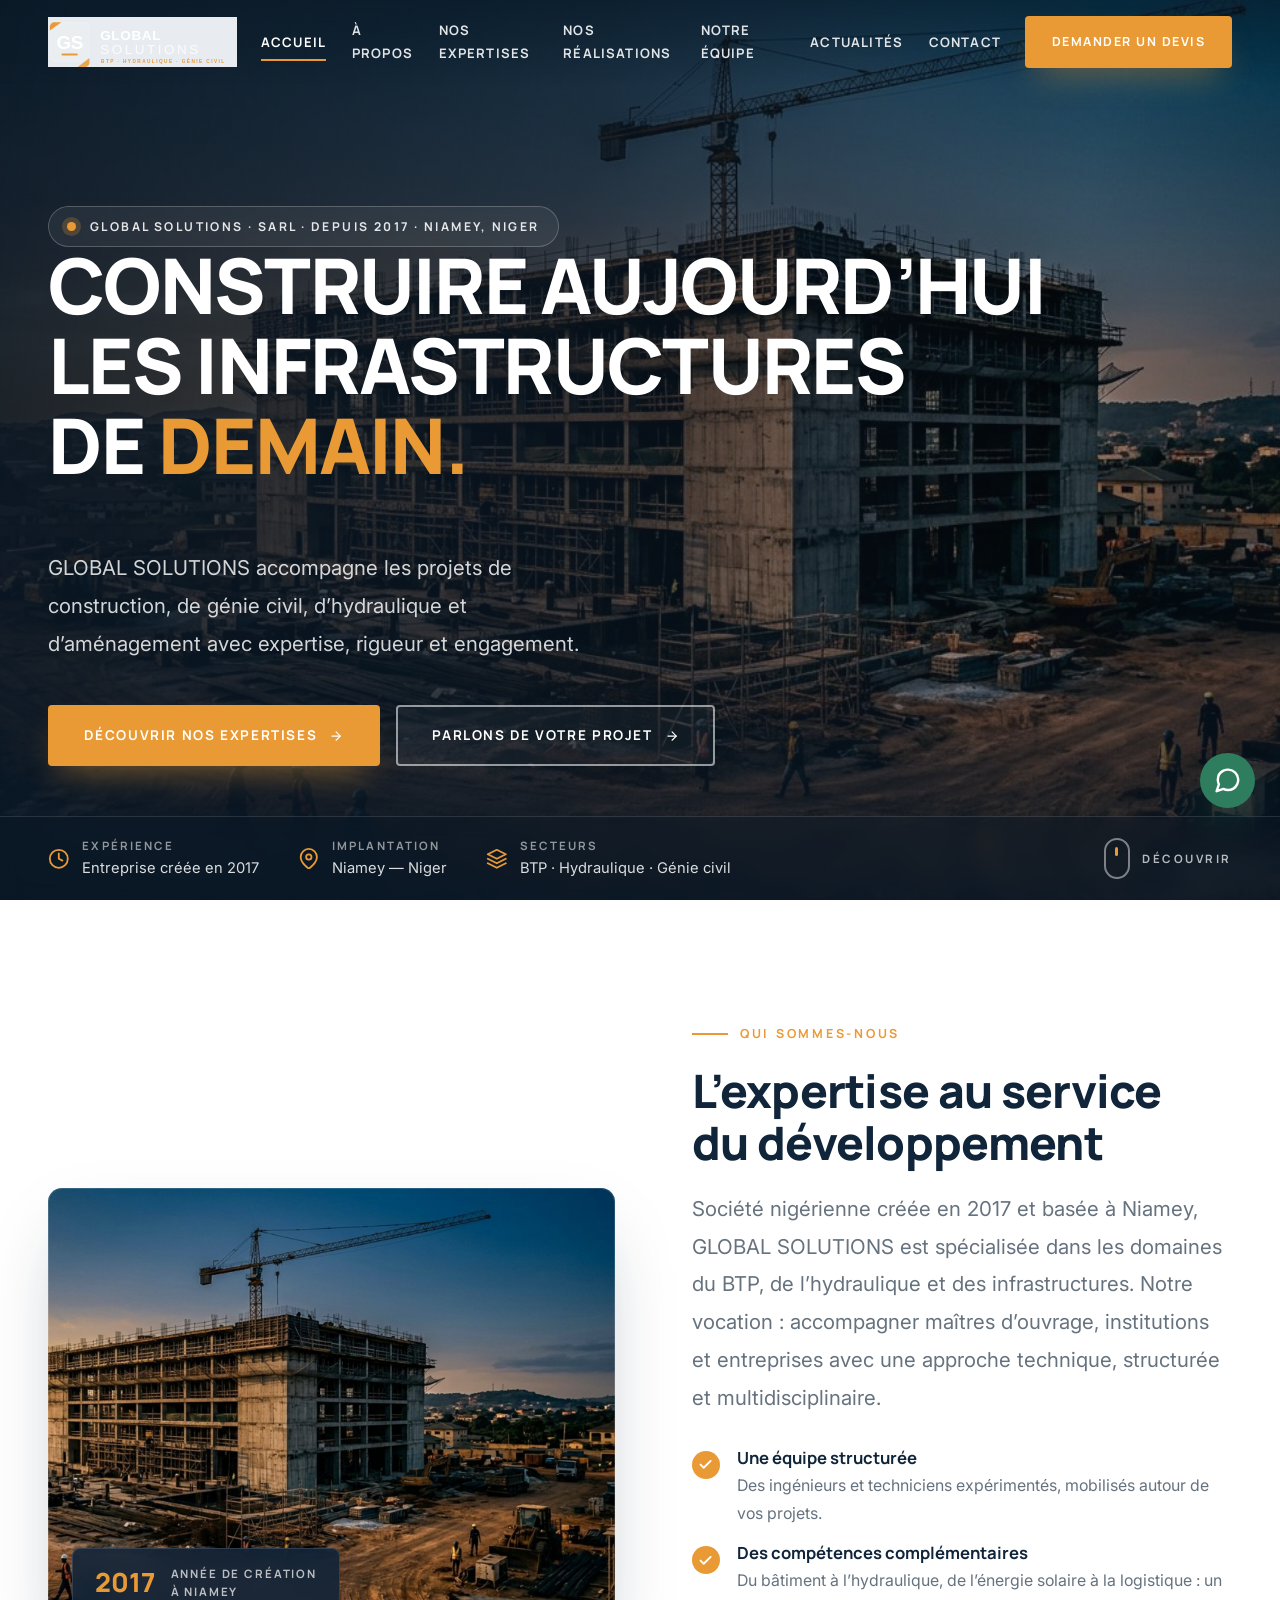
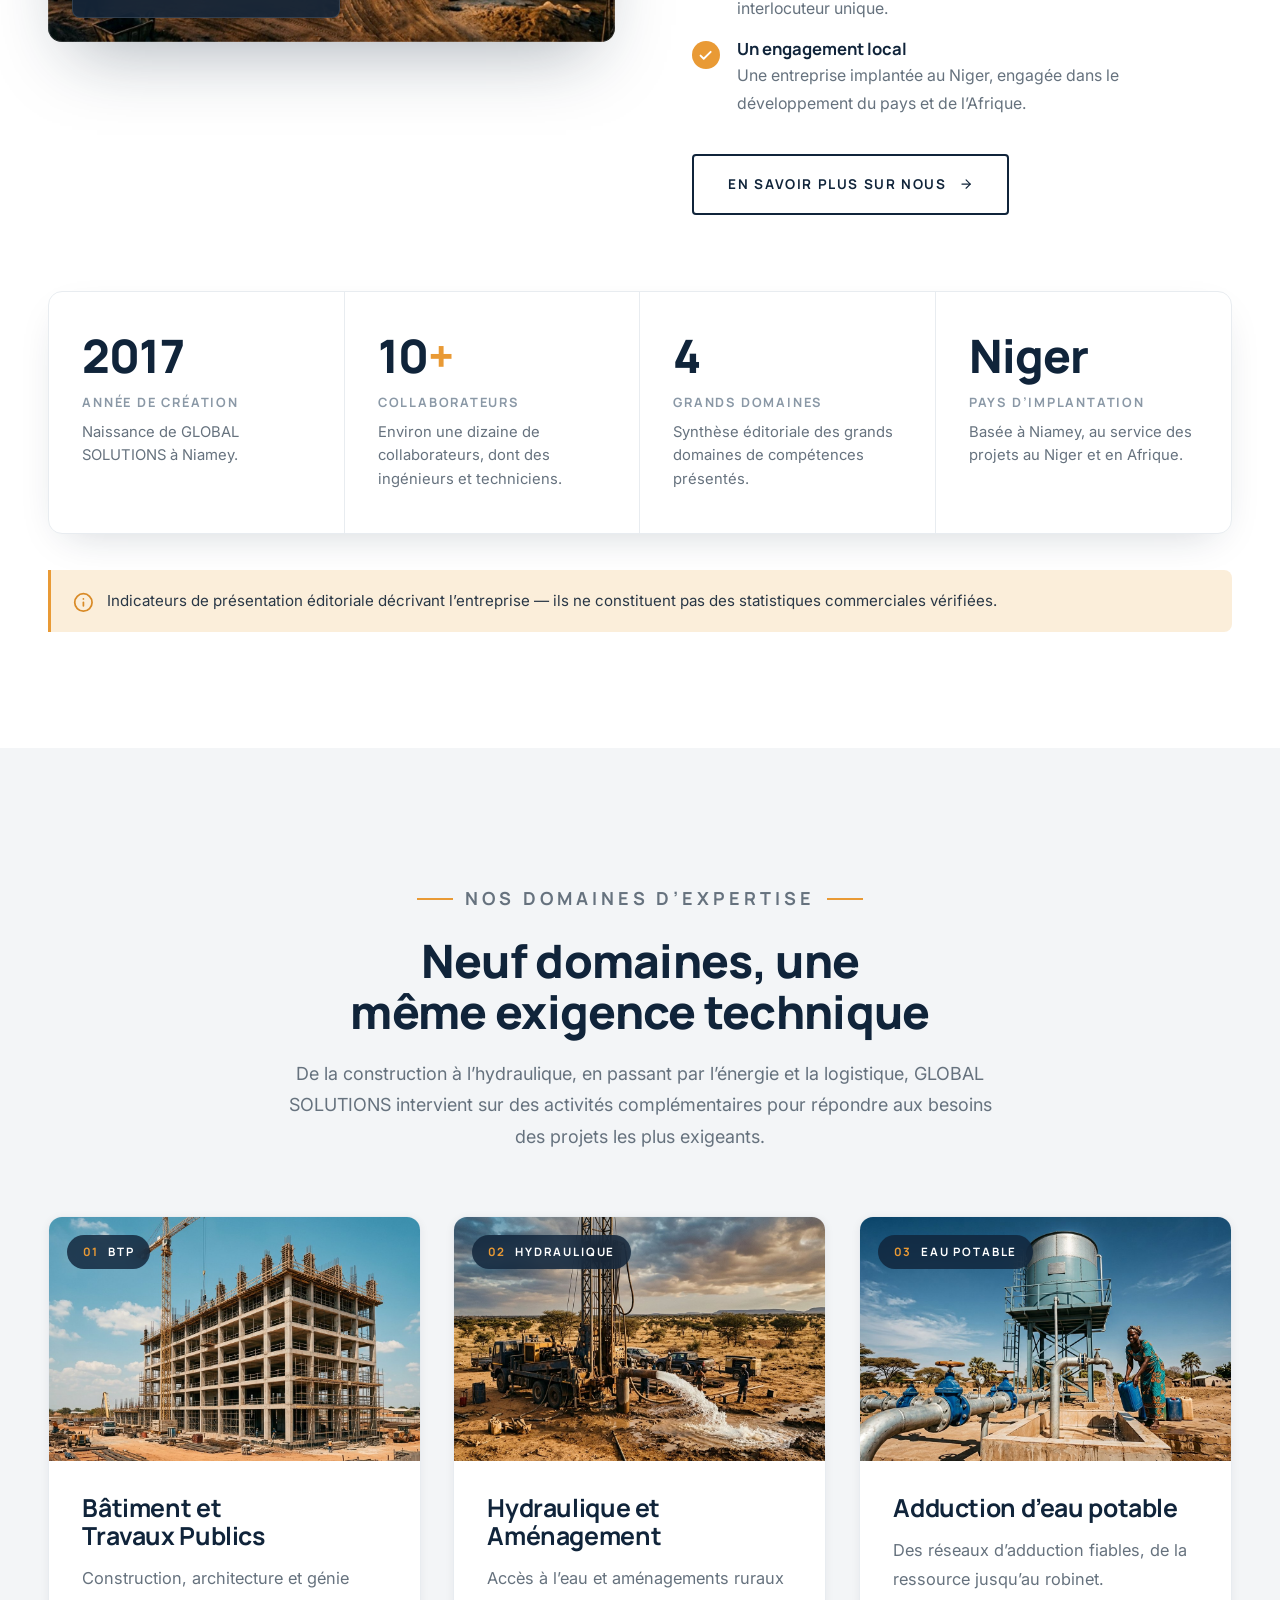
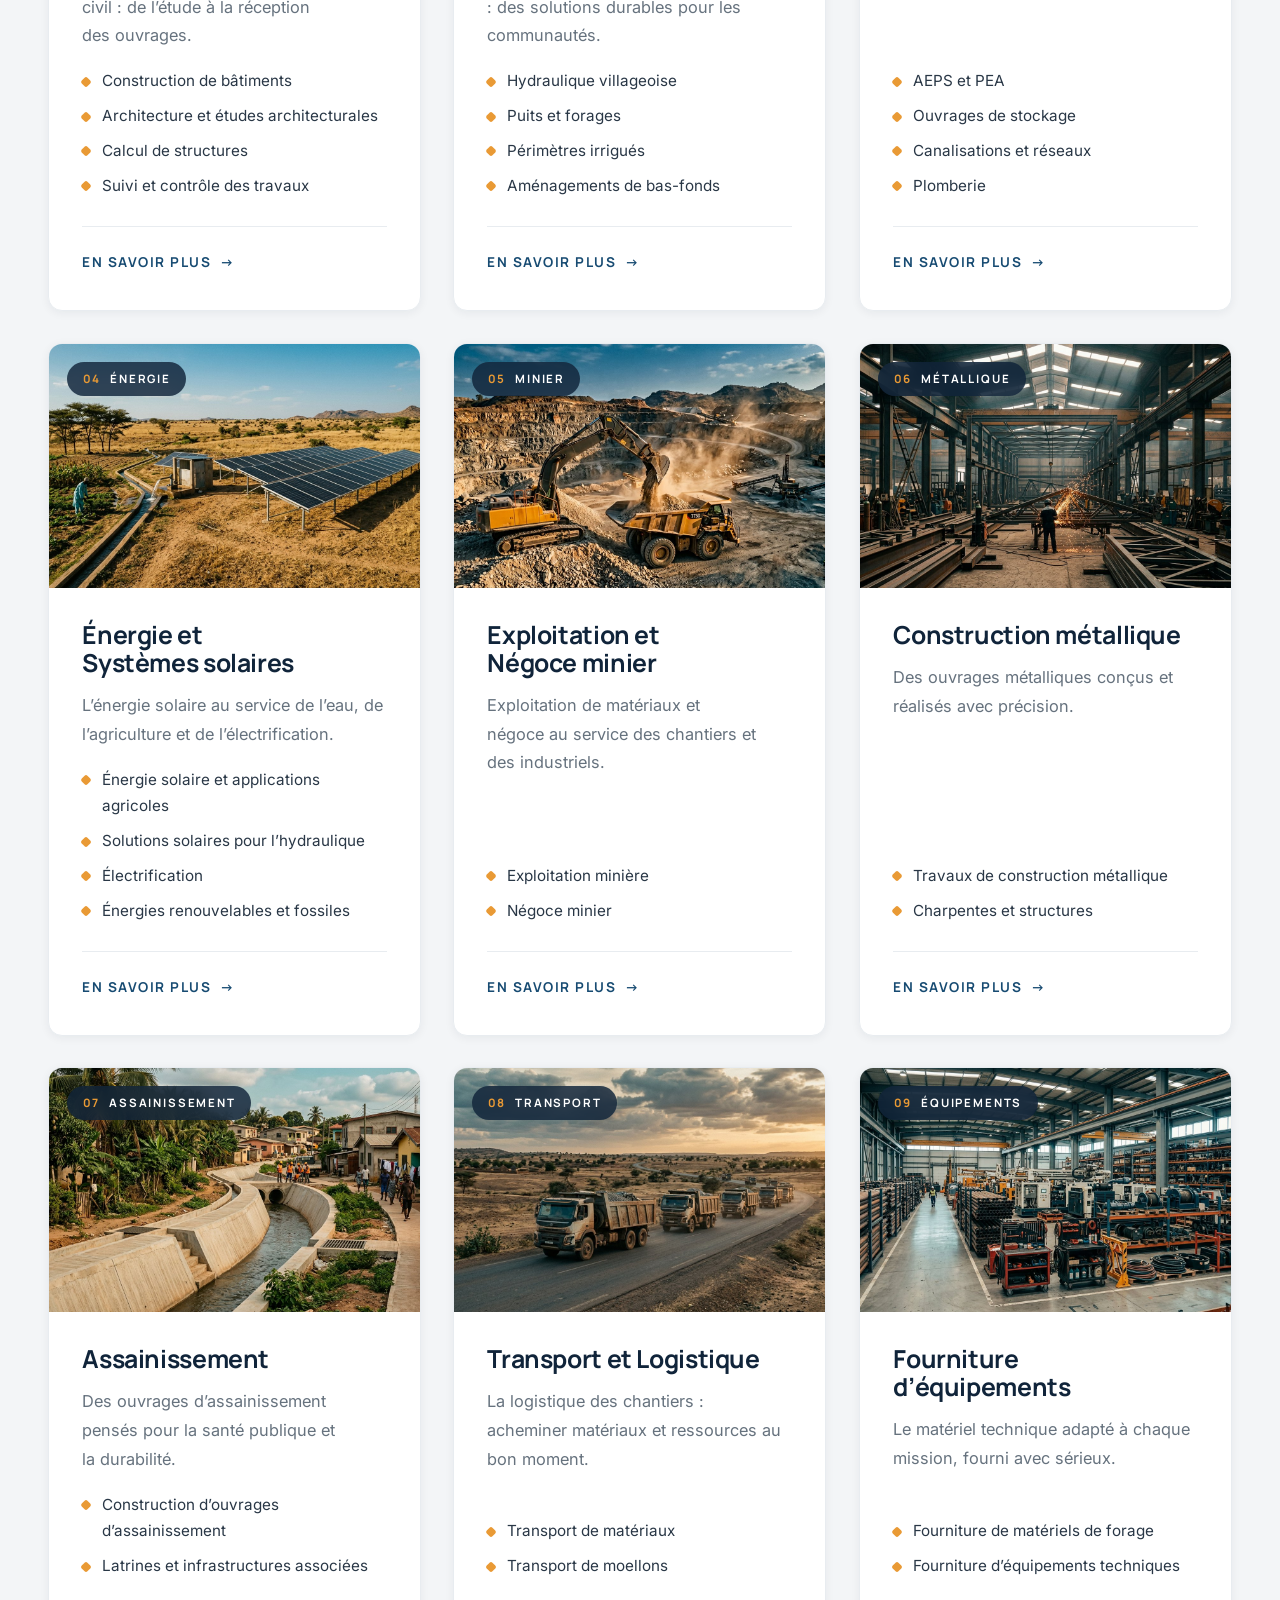
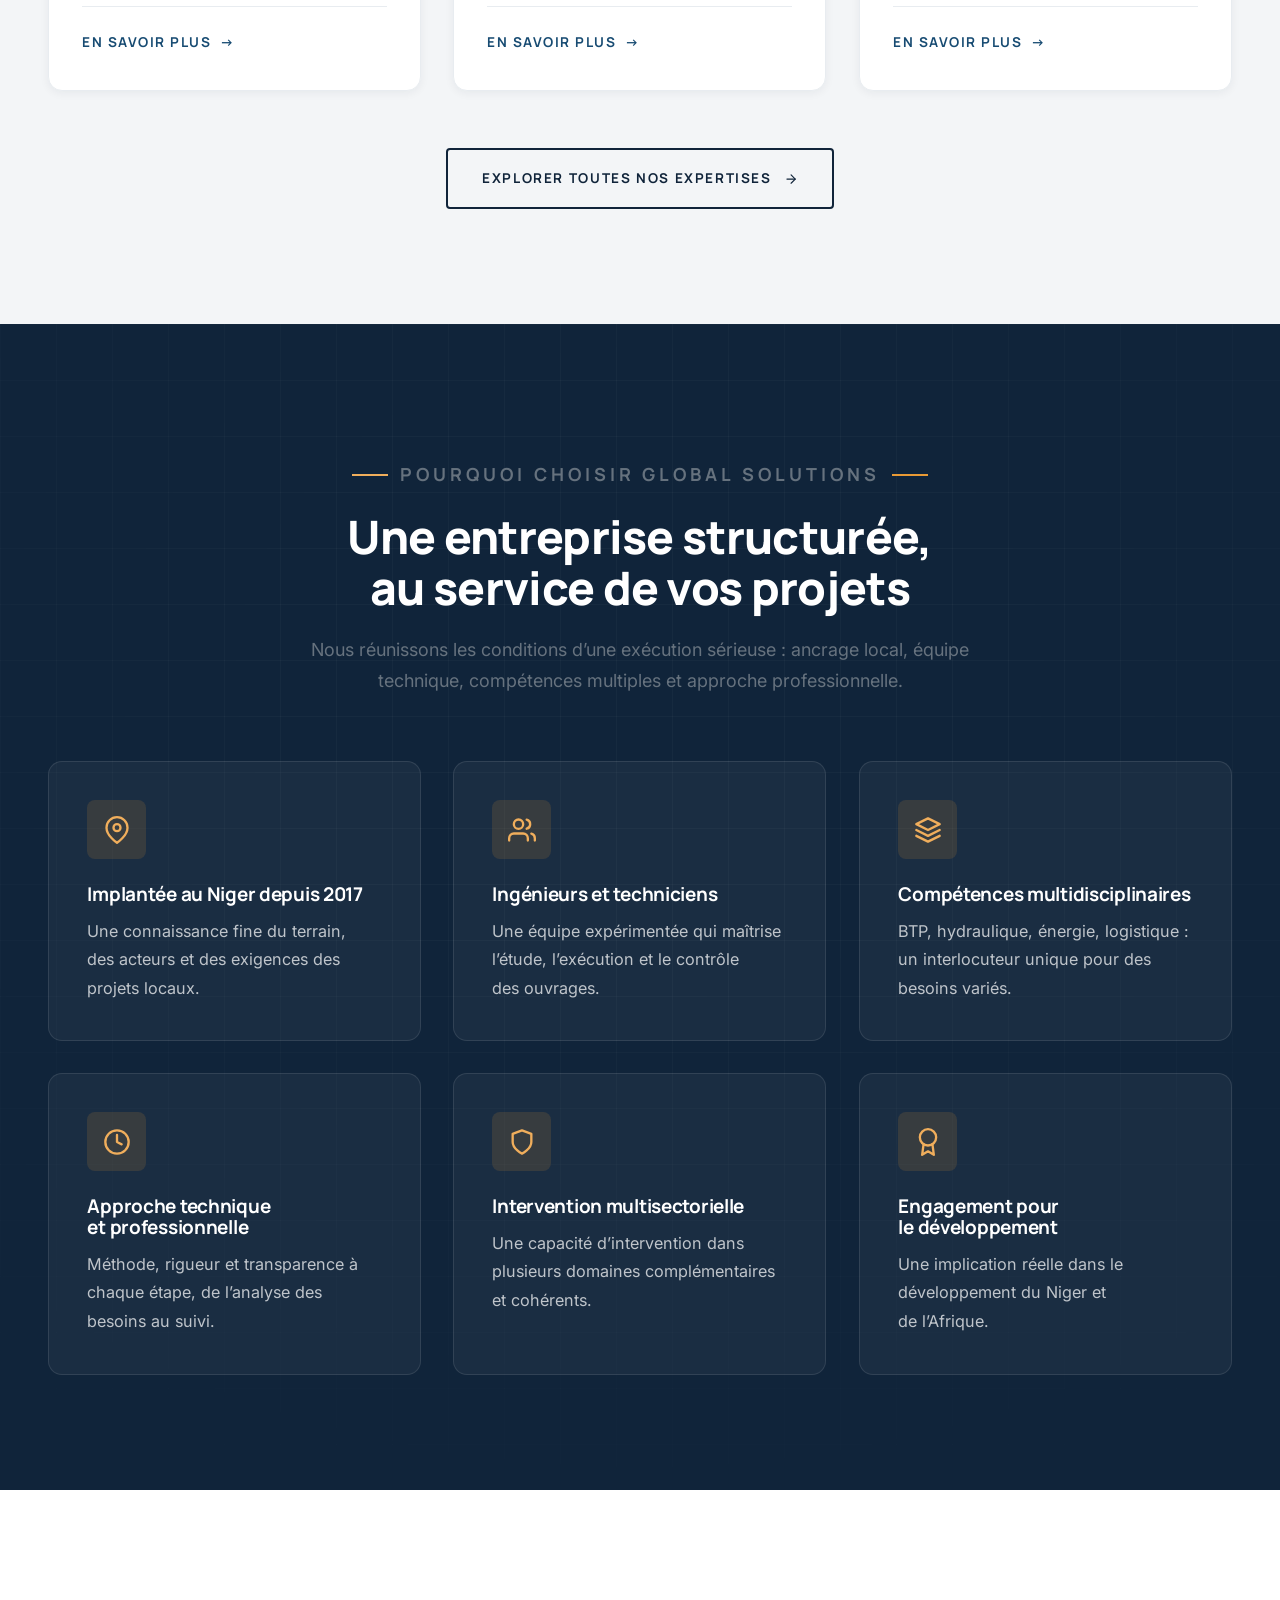
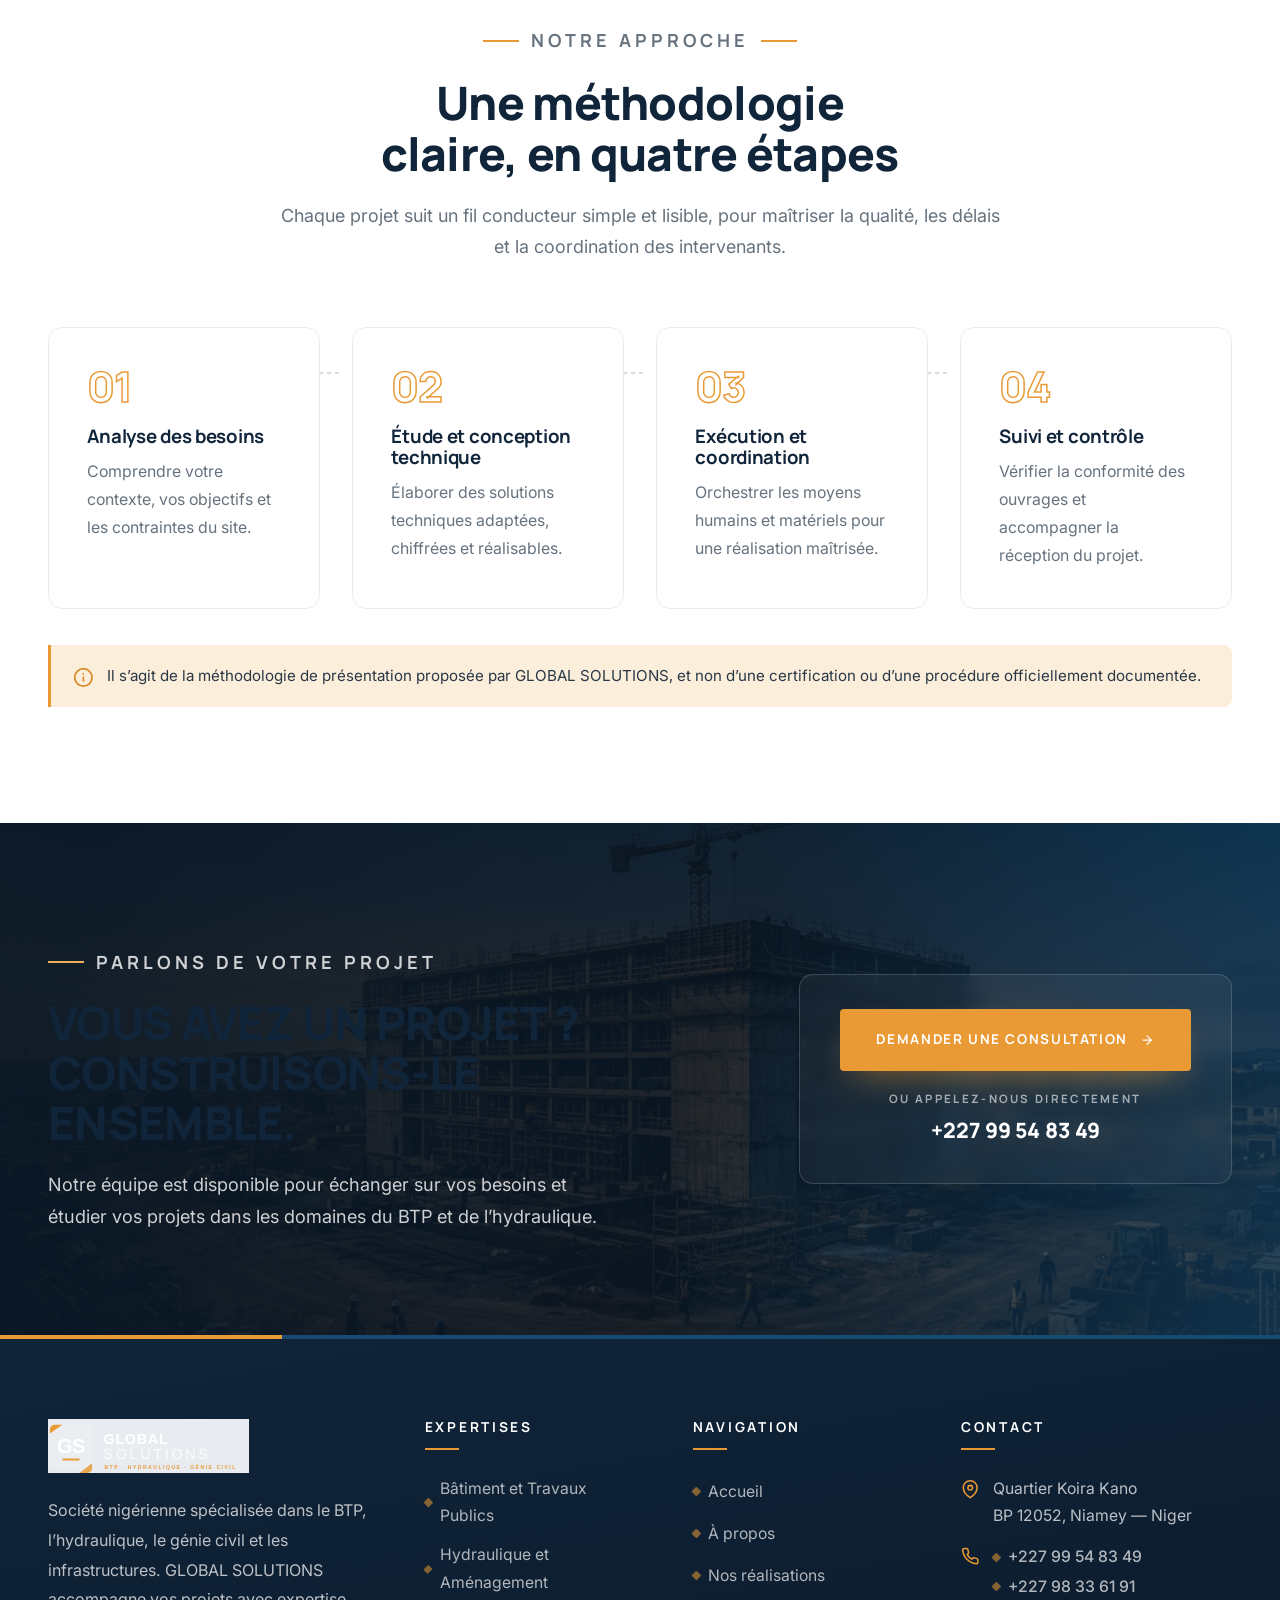
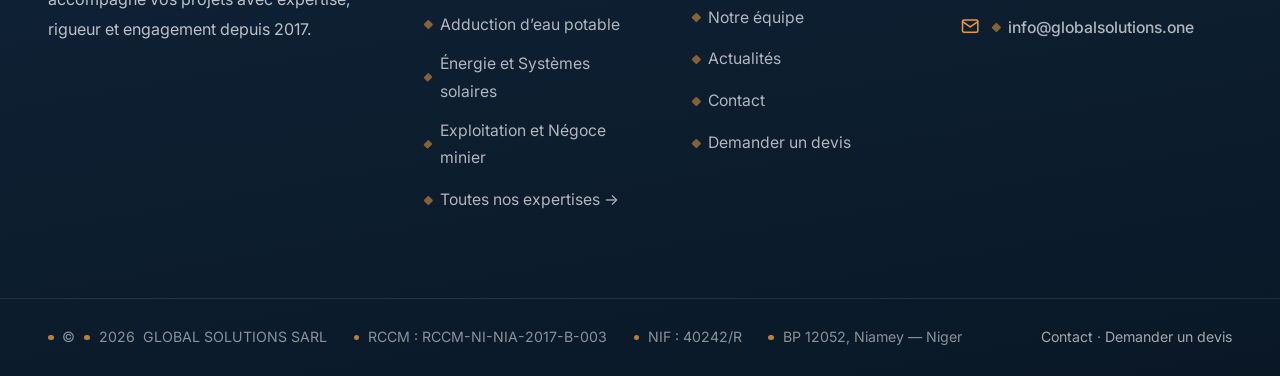
<file: index.html>
<!DOCTYPE html>
<html lang="fr">
<head>
  <meta charset="UTF-8">
  <meta name="viewport" content="width=device-width, initial-scale=1.0">
  <title>GLOBAL SOLUTIONS — Entreprise BTP &amp; Hydraulique au Niger | Niamey</title>
  <meta name="description" content="GLOBAL SOLUTIONS SARL, entreprise nigérienne créée en 2017 à Niamey : BTP, hydraulique, génie civil, forages, adduction d'eau potable et énergie solaire. Expertise technique et professionnalisme au service de vos projets.">
  <meta name="keywords" content="entreprise BTP au Niger, entreprise de construction à Niamey, hydraulique au Niger, génie civil Niger, forage et hydraulique villageoise, adduction d'eau potable Niger, énergie solaire Niger">
  <meta name="author" content="GLOBAL SOLUTIONS SARL">
  <meta name="robots" content="index, follow">
  <meta name="theme-color" content="#10243A">
  <link rel="canonical" href="https://globalsolutions.one/">
  <link rel="alternate" hreflang="fr" href="https://globalsolutions.one/">
  <link rel="alternate" hreflang="x-default" href="https://globalsolutions.one/">

  <!-- Open Graph -->
  <meta property="og:type" content="website">
  <meta property="og:site_name" content="GLOBAL SOLUTIONS">
  <meta property="og:locale" content="fr_FR">
  <meta property="og:title" content="GLOBAL SOLUTIONS — Construire aujourd'hui les infrastructures de demain">
  <meta property="og:description" content="Entreprise nigérienne spécialisée dans le BTP, l'hydraulique, le génie civil et les infrastructures. Niamey, Niger — depuis 2017.">
  <meta property="og:url" content="https://globalsolutions.one/">
  <meta property="og:image" content="https://globalsolutions.one/assets/images/hero.jpg">
  <meta property="og:image:alt" content="Chantier de construction moderne en Afrique de l'Ouest au coucher du soleil">
  <meta name="twitter:card" content="summary_large_image">
  <meta name="twitter:title" content="GLOBAL SOLUTIONS — Entreprise BTP & Hydraulique au Niger">
  <meta name="twitter:description" content="BTP, hydraulique, génie civil, forages et énergie solaire : l'expertise technique au service du développement du Niger.">
  <meta name="twitter:image" content="https://globalsolutions.one/assets/images/hero.jpg">

  <!-- Favicon -->
  <link rel="icon" type="image/svg+xml" href="assets/logos/favicon.svg">
  <link rel="apple-touch-icon" href="assets/logos/favicon.svg">

  <!-- Typographies -->
  <link rel="preconnect" href="https://fonts.googleapis.com">
  <link rel="preconnect" href="https://fonts.gstatic.com" crossorigin>
  <link href="https://fonts.googleapis.com/css2?family=Manrope:wght@500;600;700;800&family=Inter:wght@400;500;600;700&display=swap" rel="stylesheet">

  <!-- Styles -->
  <link rel="preload" as="image" href="assets/images/hero.jpg" fetchpriority="high">
  <link rel="stylesheet" href="css/style.css">
  <link rel="stylesheet" href="css/animations.css">
  <link rel="stylesheet" href="css/responsive.css">

  <!-- Données structurées -->
  <script type="application/ld+json">
  {
    "@context": "https://schema.org",
    "@type": "Organization",
    "name": "GLOBAL SOLUTIONS",
    "legalName": "GLOBAL SOLUTIONS SARL",
    "url": "https://globalsolutions.one/",
    "logo": "https://globalsolutions.one/assets/logos/logo.svg",
    "image": "https://globalsolutions.one/assets/images/hero.jpg",
    "description": "Entreprise nigérienne créée en 2017, spécialisée dans le BTP, l'hydraulique, le génie civil, les forages, l'adduction d'eau potable et l'énergie solaire.",
    "foundingDate": "2017",
    "email": "info@globalsolutions.one",
    "address": {
      "@type": "PostalAddress",
      "streetAddress": "Quartier Koira Kano, BP 12052",
      "addressLocality": "Niamey",
      "addressCountry": "NE"
    },
    "contactPoint": [
      {
        "@type": "ContactPoint",
        "telephone": "+227-99-54-83-49",
        "contactType": "customer support",
        "areaServed": "NE",
        "availableLanguage": ["fr"]
      },
      {
        "@type": "ContactPoint",
        "telephone": "+227-98-33-61-91",
        "contactType": "sales",
        "areaServed": "NE",
        "availableLanguage": ["fr"]
      }
    ],
    "areaServed": { "@type": "Country", "name": "Niger" },
    "knowsAbout": [
      "Bâtiment et travaux publics",
      "Hydraulique villageoise",
      "Forages et puits",
      "Adduction d'eau potable",
      "Énergie solaire",
      "Génie civil",
      "Aménagements hydrauliques"
    ]
  }
  </script>
  <script type="application/ld+json">
  {
    "@context": "https://schema.org",
    "@type": "WebSite",
    "name": "GLOBAL SOLUTIONS",
    "url": "https://globalsolutions.one/",
    "inLanguage": "fr"
  }
  </script>
</head>
<body>
  <a class="skip-link" href="#contenu">Aller au contenu principal</a>
  <div class="scroll-progress" aria-hidden="true"></div>

  <!-- ============================ EN-TÊTE ============================ -->
  <header class="site-header" id="top">
    <div class="container header-inner">
      <a href="index.html" class="brand" aria-label="GLOBAL SOLUTIONS — Retour à l'accueil">
        <img src="assets/logos/logo-white.svg" alt="GLOBAL SOLUTIONS — BTP, Hydraulique, Génie civil" width="420" height="112">
      </a>
      <nav class="nav-main" aria-label="Navigation principale">
        <a href="index.html" data-nav>Accueil</a>
        <a href="a-propos.html" data-nav>À propos</a>
        <a href="expertises.html" data-nav>Nos expertises</a>
        <a href="realisations.html" data-nav>Nos réalisations</a>
        <a href="equipe.html" data-nav>Notre équipe</a>
        <a href="actualites.html" data-nav>Actualités</a>
        <a href="contact.html" data-nav>Contact</a>
      </nav>
      <a href="contact.html#formulaire" class="btn btn--primary header-cta">Demander un devis</a>
      <button class="nav-toggle" type="button" aria-expanded="false" aria-controls="menu-mobile" aria-label="Ouvrir le menu">
        <span></span><span></span><span></span>
      </button>
    </div>
    <nav class="nav-mobile" id="menu-mobile" aria-label="Navigation mobile">
      <a href="index.html" data-nav><span class="idx">01</span>Accueil</a>
      <a href="a-propos.html" data-nav><span class="idx">02</span>À propos</a>
      <a href="expertises.html" data-nav><span class="idx">03</span>Nos expertises</a>
      <a href="realisations.html" data-nav><span class="idx">04</span>Nos réalisations</a>
      <a href="equipe.html" data-nav><span class="idx">05</span>Notre équipe</a>
      <a href="actualites.html" data-nav><span class="idx">06</span>Actualités</a>
      <a href="contact.html" data-nav><span class="idx">07</span>Contact</a>
      <a href="contact.html#formulaire" class="btn btn--primary" style="border-bottom:none;">Demander un devis</a>
      <div class="nav-mobile-contact">
        <a href="tel:+22799548349">+227 99 54 83 49</a>
        <a href="mailto:info@globalsolutions.one">info@globalsolutions.one</a>
      </div>
    </nav>
  </header>

  <main id="contenu">

    <!-- ============================ HERO ============================ -->
    <section class="hero" aria-label="Présentation">
      <div class="hero-media" aria-hidden="true">
        <img src="assets/images/hero.jpg" alt="" data-fade fetchpriority="high" width="1920" height="1280">
      </div>
      <div class="hero-overlay" aria-hidden="true"></div>
      <div class="container hero-content">
        <p class="hero-kicker" data-reveal style="--reveal-delay:.1s">
          <span class="dot"></span>
          GLOBAL SOLUTIONS · SARL · Depuis 2017 · Niamey, Niger
        </p>
        <h1>
          <span class="line"><span style="--reveal-delay:.18s">Construire aujourd’hui</span></span>
          <span class="line"><span style="--reveal-delay:.3s">les infrastructures</span></span>
          <span class="line"><span style="--reveal-delay:.42s">de <em class="hl" style="font-style:normal;">demain.</em></span></span>
        </h1>
        <p class="lead" data-reveal style="--reveal-delay:.55s">
          GLOBAL SOLUTIONS accompagne les projets de construction, de génie civil,
          d’hydraulique et d’aménagement avec expertise, rigueur et engagement.
        </p>
        <div class="btn-row" data-reveal style="--reveal-delay:.68s">
          <a href="expertises.html" class="btn btn--primary">
            Découvrir nos expertises
            <svg viewBox="0 0 24 24" fill="none" stroke="currentColor" stroke-width="2" stroke-linecap="round" stroke-linejoin="round" aria-hidden="true"><line x1="5" y1="12" x2="19" y2="12"/><polyline points="12 5 19 12 12 19"/></svg>
          </a>
          <a href="contact.html#formulaire" class="btn btn--ghost">
            Parlons de votre projet
            <svg viewBox="0 0 24 24" fill="none" stroke="currentColor" stroke-width="2" stroke-linecap="round" stroke-linejoin="round" aria-hidden="true"><line x1="5" y1="12" x2="19" y2="12"/><polyline points="12 5 19 12 12 19"/></svg>
          </a>
        </div>
      </div>
      <div class="hero-foot">
        <div class="container hero-foot-inner">
          <div class="hero-foot-items">
            <div class="hero-foot-item">
              <svg viewBox="0 0 24 24" fill="none" stroke="currentColor" stroke-width="2" stroke-linecap="round" stroke-linejoin="round" aria-hidden="true"><circle cx="12" cy="12" r="10"/><polyline points="12 6 12 12 16 14"/></svg>
              <div><strong>Expérience</strong>Entreprise créée en 2017</div>
            </div>
            <div class="hero-foot-item">
              <svg viewBox="0 0 24 24" fill="none" stroke="currentColor" stroke-width="2" stroke-linecap="round" stroke-linejoin="round" aria-hidden="true"><path d="M21 10c0 7-9 13-9 13s-9-6-9-13a9 9 0 0 1 18 0z"/><circle cx="12" cy="10" r="3"/></svg>
              <div><strong>Implantation</strong>Niamey — Niger</div>
            </div>
            <div class="hero-foot-item">
              <svg viewBox="0 0 24 24" fill="none" stroke="currentColor" stroke-width="2" stroke-linecap="round" stroke-linejoin="round" aria-hidden="true"><polygon points="12 2 2 7 12 12 22 7 12 2"/><polyline points="2 17 12 22 22 17"/><polyline points="2 12 12 17 22 12"/></svg>
              <div><strong>Secteurs</strong>BTP · Hydraulique · Génie civil</div>
            </div>
          </div>
          <a class="scroll-cue" href="#expertise">
            <span class="mouse" aria-hidden="true"></span>
            Découvrir
          </a>
        </div>
      </div>
    </section>

    <!-- ==================== PRÉSENTATION RAPIDE ==================== -->
    <section class="section" id="expertise">
      <div class="container">
        <div class="split">
          <div class="media-frame" data-reveal="left">
            <img src="assets/images/about.jpg" alt="Chantier de construction au coucher du soleil — illustration provisoire" data-fade loading="lazy" width="1600" height="1200">
            <div class="frame-badge">
              <div class="fb-value">2017</div>
              <div class="fb-label">Année de création<br>à Niamey</div>
            </div>
          </div>
          <div data-reveal="right">
            <p class="overline">Qui sommes-nous</p>
            <h2>L’expertise au service du développement</h2>
            <p class="lead" style="margin-top:1.35rem;">
              Société nigérienne créée en 2017 et basée à Niamey, GLOBAL SOLUTIONS
              est spécialisée dans les domaines du BTP, de l’hydraulique et des
              infrastructures. Notre vocation : accompagner maîtres d’ouvrage,
              institutions et entreprises avec une approche technique, structurée
              et multidisciplinaire.
            </p>
            <ul class="check-list">
              <li>
                <span class="ck"><svg viewBox="0 0 24 24" fill="none" stroke="currentColor" stroke-width="3" stroke-linecap="round" stroke-linejoin="round" aria-hidden="true"><polyline points="20 6 9 17 4 12"/></svg></span>
                <div>
                  <h4>Une équipe structurée</h4>
                  <p>Des ingénieurs et techniciens expérimentés, mobilisés autour de vos projets.</p>
                </div>
              </li>
              <li>
                <span class="ck"><svg viewBox="0 0 24 24" fill="none" stroke="currentColor" stroke-width="3" stroke-linecap="round" stroke-linejoin="round" aria-hidden="true"><polyline points="20 6 9 17 4 12"/></svg></span>
                <div>
                  <h4>Des compétences complémentaires</h4>
                  <p>Du bâtiment à l’hydraulique, de l’énergie solaire à la logistique : un interlocuteur unique.</p>
                </div>
              </li>
              <li>
                <span class="ck"><svg viewBox="0 0 24 24" fill="none" stroke="currentColor" stroke-width="3" stroke-linecap="round" stroke-linejoin="round" aria-hidden="true"><polyline points="20 6 9 17 4 12"/></svg></span>
                <div>
                  <h4>Un engagement local</h4>
                  <p>Une entreprise implantée au Niger, engagée dans le développement du pays et de l’Afrique.</p>
                </div>
              </li>
            </ul>
            <div class="btn-row" style="margin-top:2.25rem;">
              <a href="a-propos.html" class="btn btn--outline">
                En savoir plus sur nous
                <svg viewBox="0 0 24 24" fill="none" stroke="currentColor" stroke-width="2" stroke-linecap="round" stroke-linejoin="round" aria-hidden="true"><line x1="5" y1="12" x2="19" y2="12"/><polyline points="12 5 19 12 12 19"/></svg>
              </a>
            </div>
          </div>
        </div>

        <!-- Indicateurs de présentation -->
        <div class="stats" style="margin-top:clamp(3rem,6vw,4.75rem);" data-reveal>
          <div class="stat">
            <div class="stat-value">2017</div>
            <div class="stat-label">Année de création</div>
            <p class="stat-desc">Naissance de GLOBAL SOLUTIONS à Niamey.</p>
          </div>
          <div class="stat">
            <div class="stat-value">10<em>+</em></div>
            <div class="stat-label">Collaborateurs</div>
            <p class="stat-desc">Environ une dizaine de collaborateurs, dont des ingénieurs et techniciens.</p>
          </div>
          <div class="stat">
            <div class="stat-value">4</div>
            <div class="stat-label">Grands domaines</div>
            <p class="stat-desc">Synthèse éditoriale des grands domaines de compétences présentés.</p>
          </div>
          <div class="stat">
            <div class="stat-value">Niger</div>
            <div class="stat-label">Pays d’implantation</div>
            <p class="stat-desc">Basée à Niamey, au service des projets au Niger et en Afrique.</p>
          </div>
        </div>
        <p class="note" data-reveal>
          <svg viewBox="0 0 24 24" fill="none" stroke="currentColor" stroke-width="2" stroke-linecap="round" stroke-linejoin="round" aria-hidden="true"><circle cx="12" cy="12" r="10"/><line x1="12" y1="16" x2="12" y2="12"/><line x1="12" y1="8" x2="12.01" y2="8"/></svg>
          <span>Indicateurs de présentation éditoriale décrivant l’entreprise — ils ne constituent pas des statistiques commerciales vérifiées.</span>
        </p>
      </div>
    </section>

    <!-- ==================== DOMAINES D’EXPERTISE ==================== -->
    <section class="section section--gray" id="domaines">
      <div class="container">
        <div class="section-head section-head--center" data-reveal>
          <p class="overline">Nos domaines d’expertise</p>
          <h2>Neuf domaines, une même exigence technique</h2>
          <p>
            De la construction à l’hydraulique, en passant par l’énergie et la logistique,
            GLOBAL SOLUTIONS intervient sur des activités complémentaires pour répondre
            aux besoins des projets les plus exigeants.
          </p>
        </div>

        <div class="grid grid-3">
          <!-- 01 — BTP -->
          <article class="card" data-reveal style="--reveal-delay:.05s">
            <div class="card-media">
              <span class="card-tag"><span class="num">01</span> BTP</span>
              <img src="assets/images/expertise-btp.jpg" alt="Bâtiment en construction : structure béton et échafaudages" data-fade loading="lazy" width="1600" height="1050">
            </div>
            <div class="card-body">
              <h3>Bâtiment et Travaux Publics</h3>
              <p>Construction, architecture et génie civil : de l’étude à la réception des ouvrages.</p>
              <ul class="card-list">
                <li>Construction de bâtiments</li>
                <li>Architecture et études architecturales</li>
                <li>Calcul de structures</li>
                <li>Suivi et contrôle des travaux</li>
              </ul>
              <div class="card-foot">
                <a href="expertises.html#btp" class="link-arrow">En savoir plus</a>
              </div>
            </div>
          </article>

          <!-- 02 — Hydraulique -->
          <article class="card" data-reveal style="--reveal-delay:.12s">
            <div class="card-media">
              <span class="card-tag"><span class="num">02</span> Hydraulique</span>
              <img src="assets/images/expertise-hydraulique.jpg" alt="Forage hydraulique en cours dans le Sahel" data-fade loading="lazy" width="1600" height="1050">
            </div>
            <div class="card-body">
              <h3>Hydraulique et Aménagement</h3>
              <p>Accès à l’eau et aménagements ruraux : des solutions durables pour les communautés.</p>
              <ul class="card-list">
                <li>Hydraulique villageoise</li>
                <li>Puits et forages</li>
                <li>Périmètres irrigués</li>
                <li>Aménagements de bas-fonds</li>
              </ul>
              <div class="card-foot">
                <a href="expertises.html#hydraulique" class="link-arrow">En savoir plus</a>
              </div>
            </div>
          </article>

          <!-- 03 — Adduction d'eau -->
          <article class="card" data-reveal style="--reveal-delay:.19s">
            <div class="card-media">
              <span class="card-tag"><span class="num">03</span> Eau potable</span>
              <img src="assets/images/expertise-eau.jpg" alt="Ouvrage de stockage d’eau potable et canalisations" data-fade loading="lazy" width="1600" height="1050">
            </div>
            <div class="card-body">
              <h3>Adduction d’eau potable</h3>
              <p>Des réseaux d’adduction fiables, de la ressource jusqu’au robinet.</p>
              <ul class="card-list">
                <li>AEPS et PEA</li>
                <li>Ouvrages de stockage</li>
                <li>Canalisations et réseaux</li>
                <li>Plomberie</li>
              </ul>
              <div class="card-foot">
                <a href="expertises.html#adduction" class="link-arrow">En savoir plus</a>
              </div>
            </div>
          </article>

          <!-- 04 — Énergie -->
          <article class="card" data-reveal style="--reveal-delay:.05s">
            <div class="card-media">
              <span class="card-tag"><span class="num">04</span> Énergie</span>
              <img src="assets/images/expertise-energie.jpg" alt="Panneaux solaires photovoltaïques et pompage solaire dans le Sahel" data-fade loading="lazy" width="1600" height="1050">
            </div>
            <div class="card-body">
              <h3>Énergie et Systèmes solaires</h3>
              <p>L’énergie solaire au service de l’eau, de l’agriculture et de l’électrification.</p>
              <ul class="card-list">
                <li>Énergie solaire et applications agricoles</li>
                <li>Solutions solaires pour l’hydraulique</li>
                <li>Électrification</li>
                <li>Énergies renouvelables et fossiles</li>
              </ul>
              <div class="card-foot">
                <a href="expertises.html#energie" class="link-arrow">En savoir plus</a>
              </div>
            </div>
          </article>

          <!-- 05 — Minier -->
          <article class="card" data-reveal style="--reveal-delay:.12s">
            <div class="card-media">
              <span class="card-tag"><span class="num">05</span> Minier</span>
              <img src="assets/images/expertise-minier.jpg" alt="Site d’exploitation de matériaux : chargeuse et camions" data-fade loading="lazy" width="1600" height="1050">
            </div>
            <div class="card-body">
              <h3>Exploitation et Négoce minier</h3>
              <p>Exploitation de matériaux et négoce au service des chantiers et des industriels.</p>
              <ul class="card-list">
                <li>Exploitation minière</li>
                <li>Négoce minier</li>
              </ul>
              <div class="card-foot">
                <a href="expertises.html#minier" class="link-arrow">En savoir plus</a>
              </div>
            </div>
          </article>

          <!-- 06 — Métallique -->
          <article class="card" data-reveal style="--reveal-delay:.19s">
            <div class="card-media">
              <span class="card-tag"><span class="num">06</span> Métallique</span>
              <img src="assets/images/expertise-metallique.jpg" alt="Atelier de construction métallique : charpentes et soudure" data-fade loading="lazy" width="1600" height="1050">
            </div>
            <div class="card-body">
              <h3>Construction métallique</h3>
              <p>Des ouvrages métalliques conçus et réalisés avec précision.</p>
              <ul class="card-list">
                <li>Travaux de construction métallique</li>
                <li>Charpentes et structures</li>
              </ul>
              <div class="card-foot">
                <a href="expertises.html#metallique" class="link-arrow">En savoir plus</a>
              </div>
            </div>
          </article>

          <!-- 07 — Assainissement -->
          <article class="card" data-reveal style="--reveal-delay:.05s">
            <div class="card-media">
              <span class="card-tag"><span class="num">07</span> Assainissement</span>
              <img src="assets/images/expertise-assainissement.jpg" alt="Ouvrage d’assainissement : canal de drainage en béton" data-fade loading="lazy" width="1600" height="1050">
            </div>
            <div class="card-body">
              <h3>Assainissement</h3>
              <p>Des ouvrages d’assainissement pensés pour la santé publique et la durabilité.</p>
              <ul class="card-list">
                <li>Construction d’ouvrages d’assainissement</li>
                <li>Latrines et infrastructures associées</li>
              </ul>
              <div class="card-foot">
                <a href="expertises.html#assainissement" class="link-arrow">En savoir plus</a>
              </div>
            </div>
          </article>

          <!-- 08 — Transport -->
          <article class="card" data-reveal style="--reveal-delay:.12s">
            <div class="card-media">
              <span class="card-tag"><span class="num">08</span> Transport</span>
              <img src="assets/images/expertise-transport.jpg" alt="Camions de transport de matériaux de construction" data-fade loading="lazy" width="1600" height="1050">
            </div>
            <div class="card-body">
              <h3>Transport et Logistique</h3>
              <p>La logistique des chantiers : acheminer matériaux et ressources au bon moment.</p>
              <ul class="card-list">
                <li>Transport de matériaux</li>
                <li>Transport de moellons</li>
              </ul>
              <div class="card-foot">
                <a href="expertises.html#transport" class="link-arrow">En savoir plus</a>
              </div>
            </div>
          </article>

          <!-- 09 — Équipements -->
          <article class="card" data-reveal style="--reveal-delay:.19s">
            <div class="card-media">
              <span class="card-tag"><span class="num">09</span> Équipements</span>
              <img src="assets/images/expertise-equipements.jpg" alt="Matériels de forage et équipements techniques rangés en entrepôt" data-fade loading="lazy" width="1600" height="1050">
            </div>
            <div class="card-body">
              <h3>Fourniture d’équipements</h3>
              <p>Le matériel technique adapté à chaque mission, fourni avec sérieux.</p>
              <ul class="card-list">
                <li>Fourniture de matériels de forage</li>
                <li>Fourniture d’équipements techniques</li>
              </ul>
              <div class="card-foot">
                <a href="expertises.html#equipements" class="link-arrow">En savoir plus</a>
              </div>
            </div>
          </article>
        </div>

        <div class="text-center" style="margin-top:clamp(2.5rem,5vw,3.5rem);" data-reveal>
          <a href="expertises.html" class="btn btn--outline">
            Explorer toutes nos expertises
            <svg viewBox="0 0 24 24" fill="none" stroke="currentColor" stroke-width="2" stroke-linecap="round" stroke-linejoin="round" aria-hidden="true"><line x1="5" y1="12" x2="19" y2="12"/><polyline points="12 5 19 12 12 19"/></svg>
          </a>
        </div>
      </div>
    </section>

    <!-- ==================== POURQUOI NOUS CHOISIR ==================== -->
    <section class="section section--dark">
      <div class="container">
        <div class="section-head section-head--center" data-reveal>
          <p class="overline overline--light">Pourquoi choisir GLOBAL SOLUTIONS</p>
          <h2>Une entreprise structurée, au service de vos projets</h2>
          <p>
            Nous réunissons les conditions d’une exécution sérieuse : ancrage local,
            équipe technique, compétences multiples et approche professionnelle.
          </p>
        </div>

        <div class="grid grid-3">
          <div class="feature" data-reveal style="--reveal-delay:.05s">
            <div class="feature-icon">
              <svg viewBox="0 0 24 24" fill="none" stroke="currentColor" stroke-width="2" stroke-linecap="round" stroke-linejoin="round" aria-hidden="true"><path d="M21 10c0 7-9 13-9 13s-9-6-9-13a9 9 0 0 1 18 0z"/><circle cx="12" cy="10" r="3"/></svg>
            </div>
            <h3>Implantée au Niger depuis 2017</h3>
            <p>Une connaissance fine du terrain, des acteurs et des exigences des projets locaux.</p>
          </div>
          <div class="feature" data-reveal style="--reveal-delay:.12s">
            <div class="feature-icon">
              <svg viewBox="0 0 24 24" fill="none" stroke="currentColor" stroke-width="2" stroke-linecap="round" stroke-linejoin="round" aria-hidden="true"><path d="M17 21v-2a4 4 0 0 0-4-4H5a4 4 0 0 0-4 4v2"/><circle cx="9" cy="7" r="4"/><path d="M23 21v-2a4 4 0 0 0-3-3.87"/><path d="M16 3.13a4 4 0 0 1 0 7.75"/></svg>
            </div>
            <h3>Ingénieurs et techniciens</h3>
            <p>Une équipe expérimentée qui maîtrise l’étude, l’exécution et le contrôle des ouvrages.</p>
          </div>
          <div class="feature" data-reveal style="--reveal-delay:.19s">
            <div class="feature-icon">
              <svg viewBox="0 0 24 24" fill="none" stroke="currentColor" stroke-width="2" stroke-linecap="round" stroke-linejoin="round" aria-hidden="true"><polygon points="12 2 2 7 12 12 22 7 12 2"/><polyline points="2 17 12 22 22 17"/><polyline points="2 12 12 17 22 12"/></svg>
            </div>
            <h3>Compétences multidisciplinaires</h3>
            <p>BTP, hydraulique, énergie, logistique : un interlocuteur unique pour des besoins variés.</p>
          </div>
          <div class="feature" data-reveal style="--reveal-delay:.05s">
            <div class="feature-icon">
              <svg viewBox="0 0 24 24" fill="none" stroke="currentColor" stroke-width="2" stroke-linecap="round" stroke-linejoin="round" aria-hidden="true"><circle cx="12" cy="12" r="10"/><polyline points="12 6 12 12 16 14"/></svg>
            </div>
            <h3>Approche technique et professionnelle</h3>
            <p>Méthode, rigueur et transparence à chaque étape, de l’analyse des besoins au suivi.</p>
          </div>
          <div class="feature" data-reveal style="--reveal-delay:.12s">
            <div class="feature-icon">
              <svg viewBox="0 0 24 24" fill="none" stroke="currentColor" stroke-width="2" stroke-linecap="round" stroke-linejoin="round" aria-hidden="true"><path d="M12 22s8-4 8-10V5l-8-3-8 3v7c0 6 8 10 8 10z"/></svg>
            </div>
            <h3>Intervention multisectorielle</h3>
            <p>Une capacité d’intervention dans plusieurs domaines complémentaires et cohérents.</p>
          </div>
          <div class="feature" data-reveal style="--reveal-delay:.19s">
            <div class="feature-icon">
              <svg viewBox="0 0 24 24" fill="none" stroke="currentColor" stroke-width="2" stroke-linecap="round" stroke-linejoin="round" aria-hidden="true"><circle cx="12" cy="8" r="7"/><polyline points="8.21 13.89 7 23 12 20 17 23 15.79 13.88"/></svg>
            </div>
            <h3>Engagement pour le développement</h3>
            <p>Une implication réelle dans le développement du Niger et de l’Afrique.</p>
          </div>
        </div>
      </div>
    </section>

    <!-- ==================== NOTRE APPROCHE ==================== -->
    <section class="section" id="approche">
      <div class="container">
        <div class="section-head section-head--center" data-reveal>
          <p class="overline">Notre approche</p>
          <h2>Une méthodologie claire, en quatre étapes</h2>
          <p>
            Chaque projet suit un fil conducteur simple et lisible, pour maîtriser
            la qualité, les délais et la coordination des intervenants.
          </p>
        </div>

        <div class="steps">
          <div class="step" data-reveal style="--reveal-delay:.05s">
            <div class="step-num">01</div>
            <h3>Analyse des besoins</h3>
            <p>Comprendre votre contexte, vos objectifs et les contraintes du site.</p>
          </div>
          <div class="step" data-reveal style="--reveal-delay:.12s">
            <div class="step-num">02</div>
            <h3>Étude et conception technique</h3>
            <p>Élaborer des solutions techniques adaptées, chiffrées et réalisables.</p>
          </div>
          <div class="step" data-reveal style="--reveal-delay:.19s">
            <div class="step-num">03</div>
            <h3>Exécution et coordination</h3>
            <p>Orchestrer les moyens humains et matériels pour une réalisation maîtrisée.</p>
          </div>
          <div class="step" data-reveal style="--reveal-delay:.26s">
            <div class="step-num">04</div>
            <h3>Suivi et contrôle</h3>
            <p>Vérifier la conformité des ouvrages et accompagner la réception du projet.</p>
          </div>
        </div>

        <p class="note" data-reveal>
          <svg viewBox="0 0 24 24" fill="none" stroke="currentColor" stroke-width="2" stroke-linecap="round" stroke-linejoin="round" aria-hidden="true"><circle cx="12" cy="12" r="10"/><line x1="12" y1="16" x2="12" y2="12"/><line x1="12" y1="8" x2="12.01" y2="8"/></svg>
          <span>Il s’agit de la méthodologie de présentation proposée par GLOBAL SOLUTIONS, et non d’une certification ou d’une procédure officiellement documentée.</span>
        </p>
      </div>
    </section>

    <!-- ==================== APPEL À L’ACTION ==================== -->
    <section class="cta-banner" aria-label="Contact">
      <div class="cta-media" aria-hidden="true">
        <img src="assets/images/cta.jpg" alt="" data-fade loading="lazy" width="1920" height="1080">
      </div>
      <div class="cta-overlay" aria-hidden="true"></div>
      <div class="container cta-inner">
        <div class="cta-copy" data-reveal>
          <p class="overline overline--light">Parlons de votre projet</p>
          <h2>Vous avez un projet ?<br>Construisons-le ensemble.</h2>
          <p>
            Notre équipe est disponible pour échanger sur vos besoins et étudier vos
            projets dans les domaines du BTP et de l’hydraulique.
          </p>
        </div>
        <div class="cta-action" data-reveal style="--reveal-delay:.15s">
          <a href="contact.html#formulaire" class="btn btn--primary">
            Demander une consultation
            <svg viewBox="0 0 24 24" fill="none" stroke="currentColor" stroke-width="2" stroke-linecap="round" stroke-linejoin="round" aria-hidden="true"><line x1="5" y1="12" x2="19" y2="12"/><polyline points="12 5 19 12 12 19"/></svg>
          </a>
          <div class="cta-phone">
            <span>Ou appelez-nous directement</span>
            <a href="tel:+22799548349">+227 99 54 83 49</a>
          </div>
        </div>
      </div>
    </section>

  </main>

  <!-- ============================ PIED DE PAGE ============================ -->
  <footer class="site-footer">
    <div class="container footer-main">
      <div class="footer-brand">
        <img src="assets/logos/logo-white.svg" alt="GLOBAL SOLUTIONS" width="420" height="112" loading="lazy">
        <p>
          Société nigérienne spécialisée dans le BTP, l’hydraulique, le génie civil
          et les infrastructures. GLOBAL SOLUTIONS accompagne vos projets avec
          expertise, rigueur et engagement depuis 2017.
        </p>
      </div>

      <div class="footer-col">
        <h3>Expertises</h3>
        <ul>
          <li><a href="expertises.html#btp">Bâtiment et Travaux Publics</a></li>
          <li><a href="expertises.html#hydraulique">Hydraulique et Aménagement</a></li>
          <li><a href="expertises.html#adduction">Adduction d’eau potable</a></li>
          <li><a href="expertises.html#energie">Énergie et Systèmes solaires</a></li>
          <li><a href="expertises.html#minier">Exploitation et Négoce minier</a></li>
          <li><a href="expertises.html">Toutes nos expertises →</a></li>
        </ul>
      </div>

      <div class="footer-col">
        <h3>Navigation</h3>
        <ul>
          <li><a href="index.html">Accueil</a></li>
          <li><a href="a-propos.html">À propos</a></li>
          <li><a href="realisations.html">Nos réalisations</a></li>
          <li><a href="equipe.html">Notre équipe</a></li>
          <li><a href="actualites.html">Actualités</a></li>
          <li><a href="contact.html">Contact</a></li>
          <li><a href="contact.html#formulaire">Demander un devis</a></li>
        </ul>
      </div>

      <div class="footer-col">
        <h3>Contact</h3>
        <ul class="footer-contact">
          <li>
            <svg viewBox="0 0 24 24" fill="none" stroke="currentColor" stroke-width="2" stroke-linecap="round" stroke-linejoin="round" aria-hidden="true"><path d="M21 10c0 7-9 13-9 13s-9-6-9-13a9 9 0 0 1 18 0z"/><circle cx="12" cy="10" r="3"/></svg>
            <span>Quartier Koira Kano<br>BP 12052, Niamey — Niger</span>
          </li>
          <li>
            <svg viewBox="0 0 24 24" fill="none" stroke="currentColor" stroke-width="2" stroke-linecap="round" stroke-linejoin="round" aria-hidden="true"><path d="M22 16.92v3a2 2 0 0 1-2.18 2 19.79 19.79 0 0 1-8.63-3.07 19.5 19.5 0 0 1-6-6 19.79 19.79 0 0 1-3.07-8.67A2 2 0 0 1 4.11 2h3a2 2 0 0 1 2 1.72 12.84 12.84 0 0 0 .7 2.81 2 2 0 0 1-.45 2.11L8.09 9.91a16 16 0 0 0 6 6l1.27-1.27a2 2 0 0 1 2.11-.45 12.84 12.84 0 0 0 2.81.7A2 2 0 0 1 22 16.92z"/></svg>
            <span><a href="tel:+22799548349">+227 99 54 83 49</a><br><a href="tel:+22798336191">+227 98 33 61 91</a></span>
          </li>
          <li>
            <svg viewBox="0 0 24 24" fill="none" stroke="currentColor" stroke-width="2" stroke-linecap="round" stroke-linejoin="round" aria-hidden="true"><path d="M4 4h16c1.1 0 2 .9 2 2v12c0 1.1-.9 2-2 2H4c-1.1 0-2-.9-2-2V6c0-1.1.9-2 2-2z"/><polyline points="22,6 12,13 2,6"/></svg>
            <span><a href="mailto:info@globalsolutions.one">info@globalsolutions.one</a></span>
          </li>
        </ul>
      </div>
    </div>

    <div class="footer-legal">
      <div class="container footer-legal-inner">
        <div class="legal-ids">
          <span>© <span data-year>2026</span> GLOBAL SOLUTIONS SARL</span>
          <span>RCCM : RCCM-NI-NIA-2017-B-003</span>
          <span>NIF : 40242/R</span>
          <span>BP 12052, Niamey — Niger</span>
        </div>
        <div>
          <a href="contact.html">Contact</a> ·
          <a href="contact.html#formulaire">Demander un devis</a>
        </div>
      </div>
    </div>
  </footer>

  <!-- Actions flottantes -->
  <a class="whatsapp-float" href="https://wa.me/22799548349" target="_blank" rel="noopener noreferrer" aria-label="Contacter GLOBAL SOLUTIONS sur WhatsApp">
    <svg viewBox="0 0 24 24" fill="none" stroke="currentColor" stroke-width="2" stroke-linecap="round" stroke-linejoin="round" aria-hidden="true"><path d="M21 11.5a8.38 8.38 0 0 1-.9 3.8 8.5 8.5 0 0 1-7.6 4.7 8.38 8.38 0 0 1-3.8-.9L3 21l1.9-5.7a8.38 8.38 0 0 1-.9-3.8 8.5 8.5 0 0 1 4.7-7.6 8.38 8.38 0 0 1 3.8-.9h.5a8.48 8.48 0 0 1 8 8v.5z"/></svg>
  </a>
  <button class="back-to-top" type="button" aria-label="Retour en haut de la page">
    <svg viewBox="0 0 24 24" fill="none" stroke="currentColor" stroke-width="2" stroke-linecap="round" stroke-linejoin="round" aria-hidden="true"><polyline points="18 15 12 9 6 15"/></svg>
  </button>

  <script src="js/main.js" defer></script>
  <script src="js/navigation.js" defer></script>
</body>
</html>
</file>
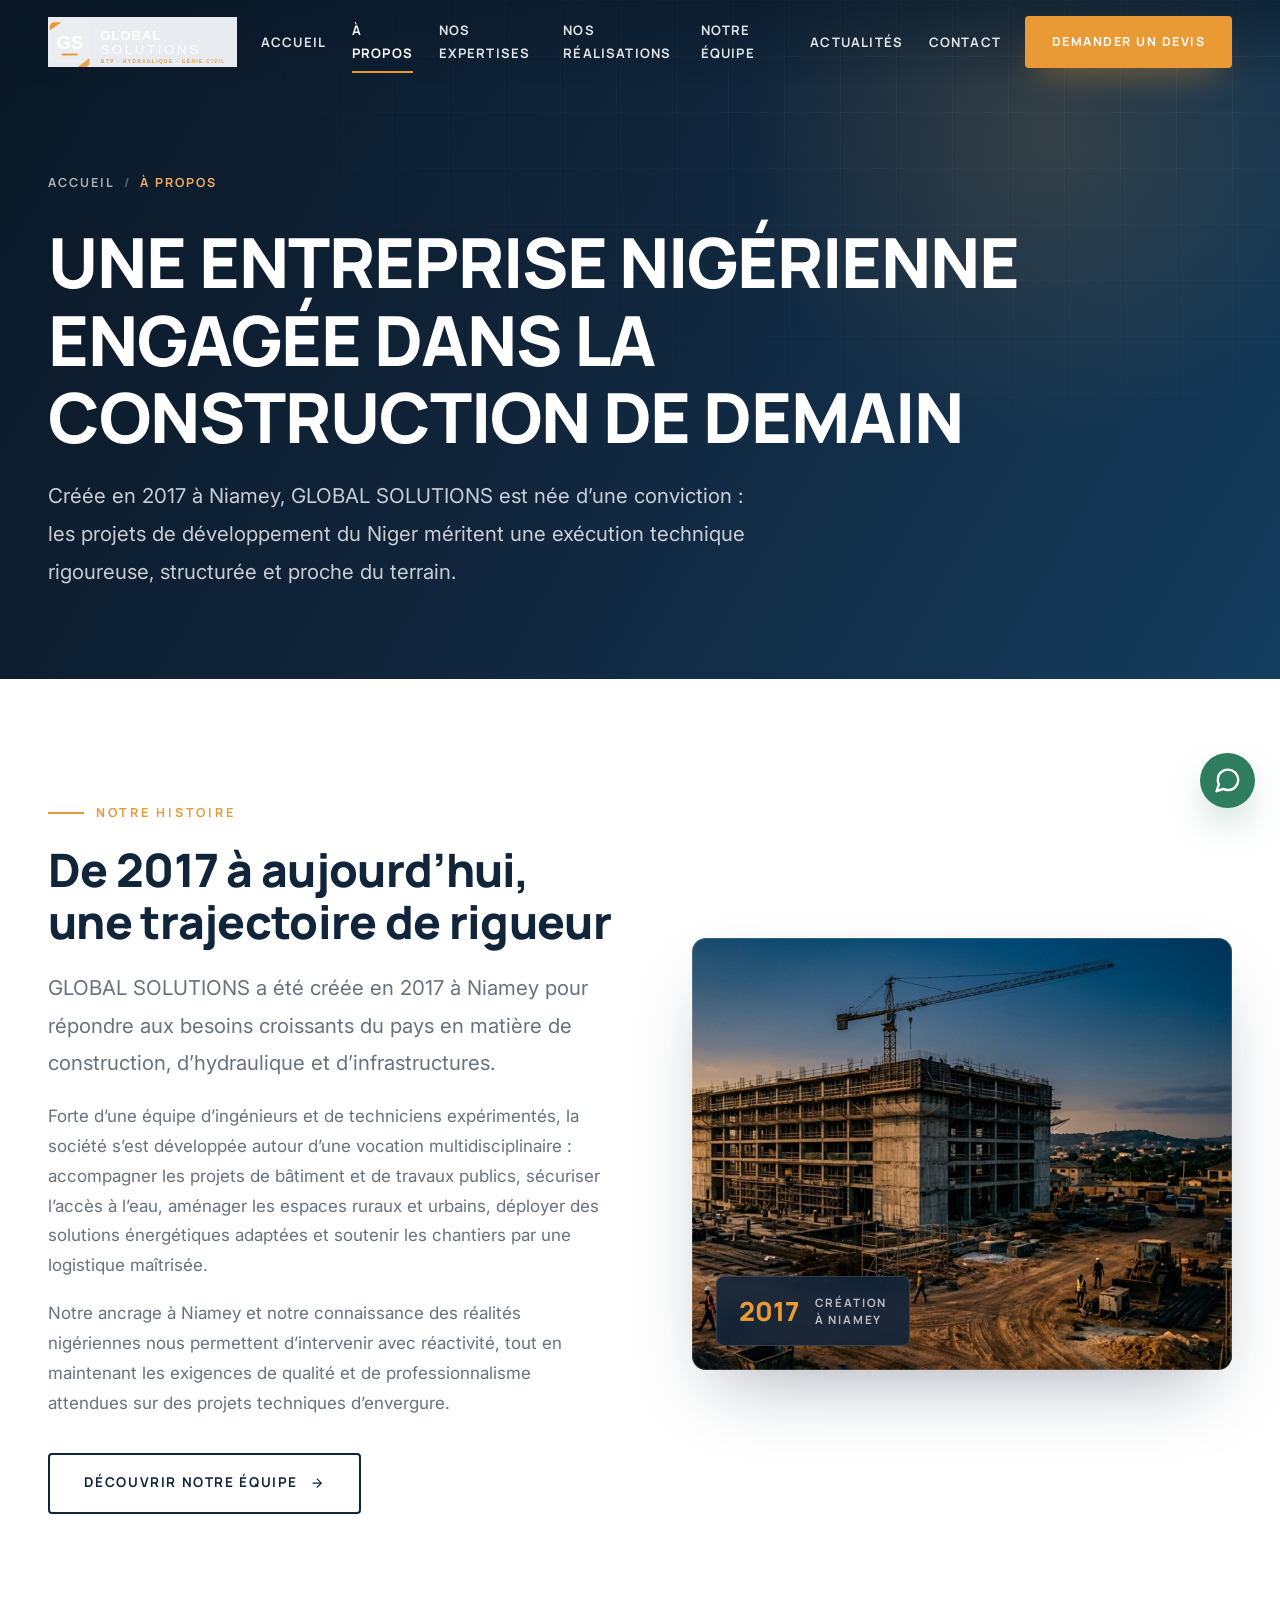
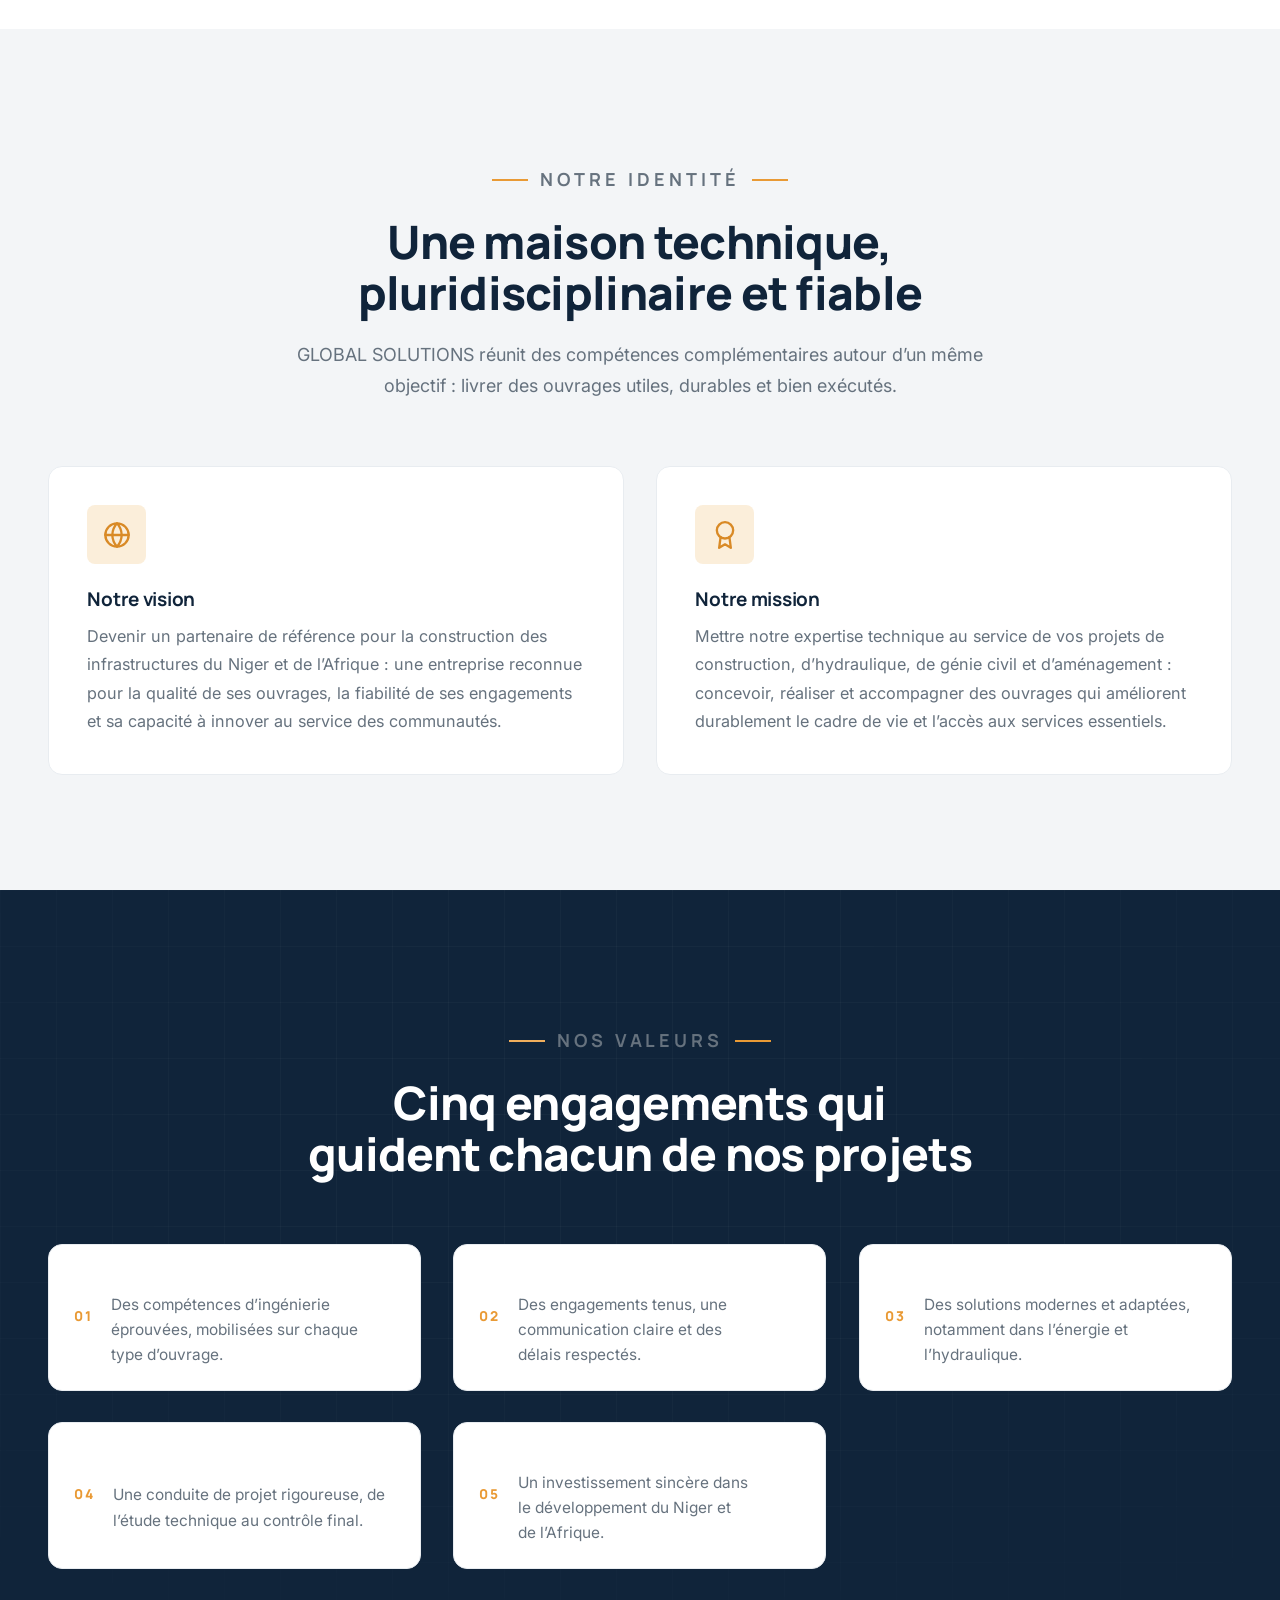
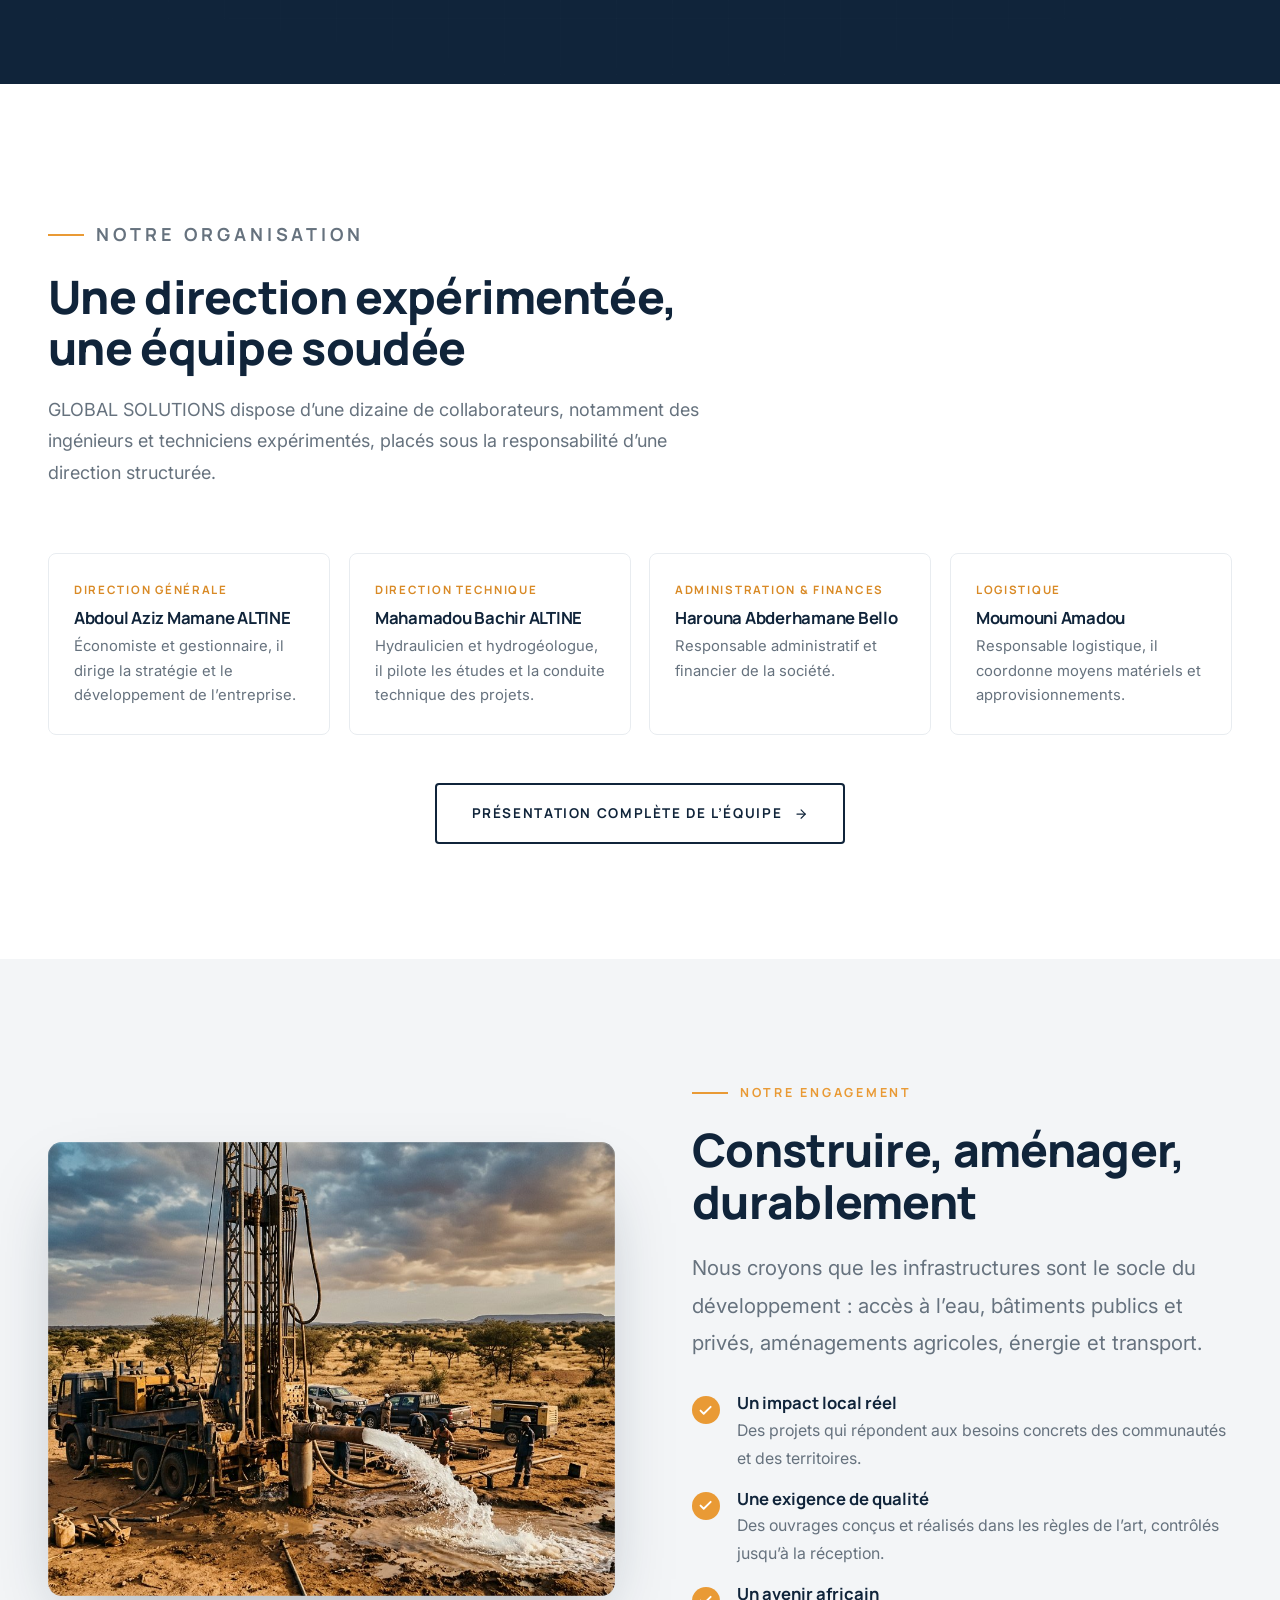
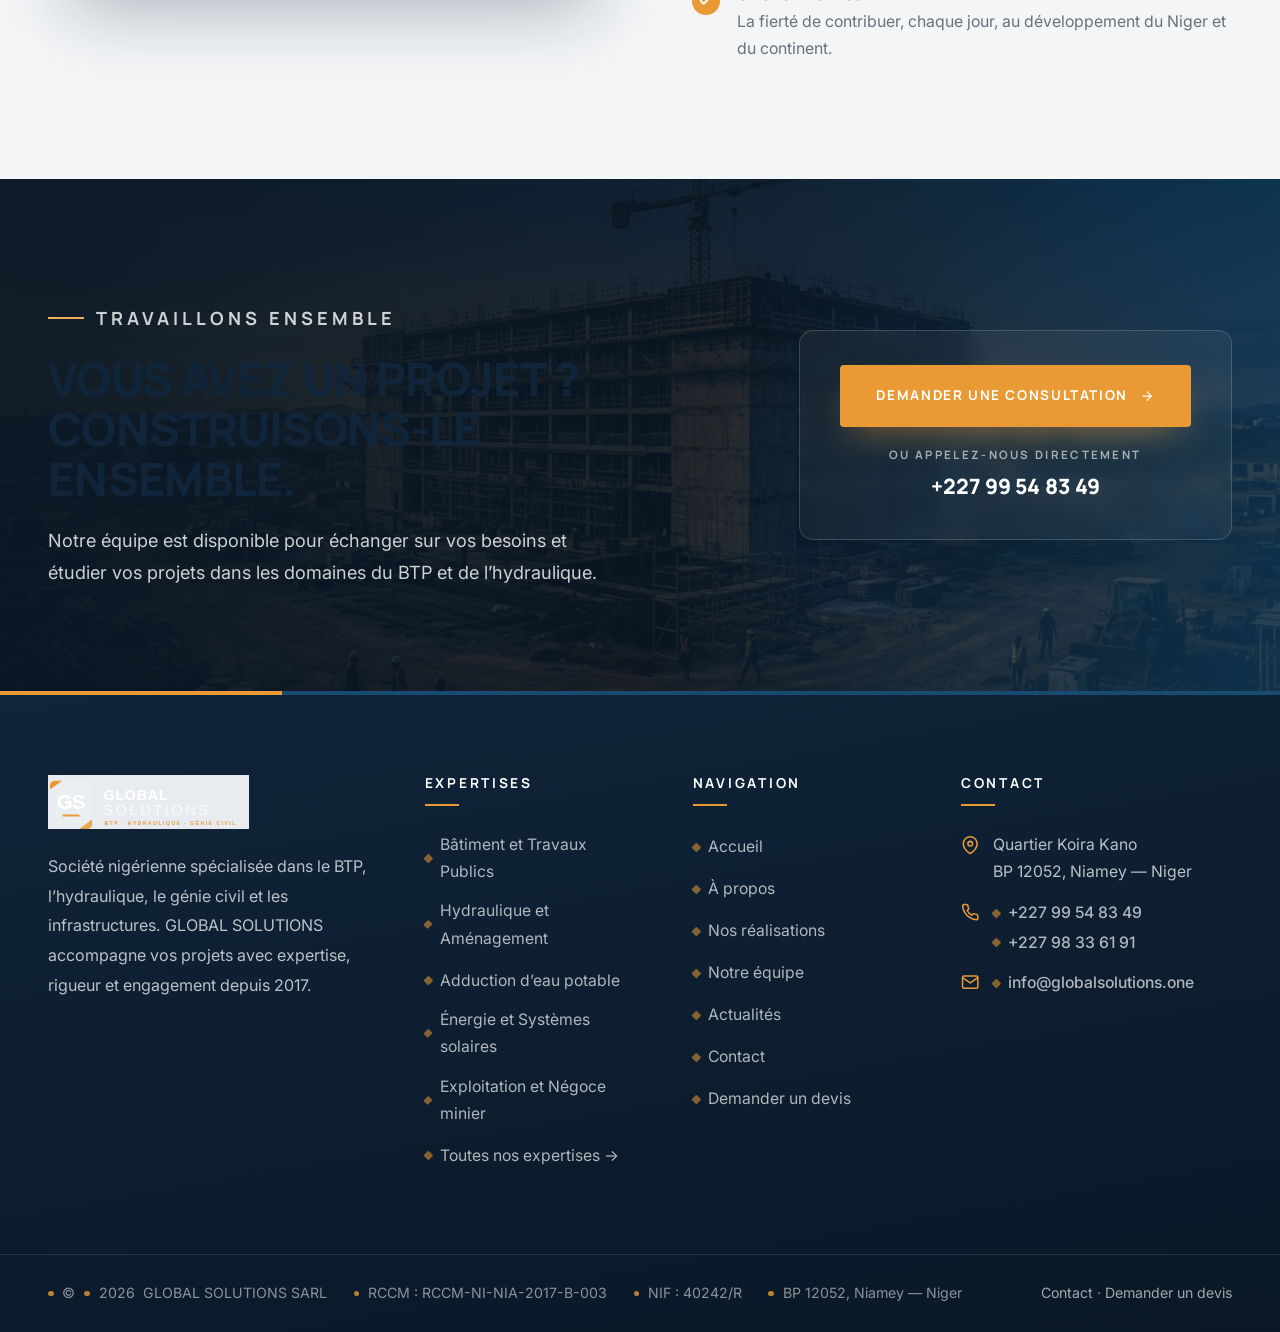
<file: a-propos.html>
<!DOCTYPE html>
<html lang="fr">
<head>
  <meta charset="UTF-8">
  <meta name="viewport" content="width=device-width, initial-scale=1.0">
  <title>À propos — GLOBAL SOLUTIONS SARL | BTP, Hydraulique &amp; Génie civil au Niger</title>
  <meta name="description" content="Découvrez l'histoire, la vision, la mission et les valeurs de GLOBAL SOLUTIONS : entreprise nigérienne créée en 2017 à Niamey, spécialisée dans le BTP, l'hydraulique et les infrastructures.">
  <meta name="keywords" content="entreprise BTP au Niger, hydraulique au Niger, génie civil Niger, GLOBAL SOLUTIONS, entreprise de construction à Niamey">
  <meta name="author" content="GLOBAL SOLUTIONS SARL">
  <meta name="robots" content="index, follow">
  <meta name="theme-color" content="#10243A">
  <link rel="canonical" href="https://globalsolutions.one/a-propos.html">
  <link rel="alternate" hreflang="fr" href="https://globalsolutions.one/a-propos.html">

  <meta property="og:type" content="website">
  <meta property="og:site_name" content="GLOBAL SOLUTIONS">
  <meta property="og:locale" content="fr_FR">
  <meta property="og:title" content="À propos — GLOBAL SOLUTIONS SARL">
  <meta property="og:description" content="Une entreprise nigérienne structurée, multidisciplinaire et engagée dans le développement du Niger : depuis 2017, depuis Niamey.">
  <meta property="og:url" content="https://globalsolutions.one/a-propos.html">
  <meta property="og:image" content="https://globalsolutions.one/assets/images/about.jpg">
  <meta name="twitter:card" content="summary_large_image">
  <meta name="twitter:title" content="À propos — GLOBAL SOLUTIONS SARL">
  <meta name="twitter:description" content="Histoire, vision, mission, valeurs et organisation de GLOBAL SOLUTIONS.">
  <meta name="twitter:image" content="https://globalsolutions.one/assets/images/about.jpg">

  <link rel="icon" type="image/svg+xml" href="assets/logos/favicon.svg">
  <link rel="preconnect" href="https://fonts.googleapis.com">
  <link rel="preconnect" href="https://fonts.gstatic.com" crossorigin>
  <link href="https://fonts.googleapis.com/css2?family=Manrope:wght@500;600;700;800&family=Inter:wght@400;500;600;700&display=swap" rel="stylesheet">
  <link rel="stylesheet" href="css/style.css">
  <link rel="stylesheet" href="css/animations.css">
  <link rel="stylesheet" href="css/responsive.css">

  <script type="application/ld+json">
  {
    "@context": "https://schema.org",
    "@type": "BreadcrumbList",
    "itemListElement": [
      { "@type": "ListItem", "position": 1, "name": "Accueil", "item": "https://globalsolutions.one/" },
      { "@type": "ListItem", "position": 2, "name": "À propos", "item": "https://globalsolutions.one/a-propos.html" }
    ]
  }
  </script>
  <script type="application/ld+json">
  {
    "@context": "https://schema.org",
    "@type": "AboutPage",
    "name": "À propos — GLOBAL SOLUTIONS",
    "url": "https://globalsolutions.one/a-propos.html",
    "inLanguage": "fr",
    "mainEntity": {
      "@type": "Organization",
      "name": "GLOBAL SOLUTIONS",
      "legalName": "GLOBAL SOLUTIONS SARL",
      "foundingDate": "2017",
      "description": "Société nigérienne spécialisée dans le BTP, l'hydraulique, le génie civil et les infrastructures, basée à Niamey."
    }
  }
  </script>
</head>
<body>
  <a class="skip-link" href="#contenu">Aller au contenu principal</a>
  <div class="scroll-progress" aria-hidden="true"></div>

  <header class="site-header" id="top">
    <div class="container header-inner">
      <a href="index.html" class="brand" aria-label="GLOBAL SOLUTIONS — Retour à l'accueil">
        <img src="assets/logos/logo-white.svg" alt="GLOBAL SOLUTIONS — BTP, Hydraulique, Génie civil" width="420" height="112">
      </a>
      <nav class="nav-main" aria-label="Navigation principale">
        <a href="index.html" data-nav>Accueil</a>
        <a href="a-propos.html" data-nav>À propos</a>
        <a href="expertises.html" data-nav>Nos expertises</a>
        <a href="realisations.html" data-nav>Nos réalisations</a>
        <a href="equipe.html" data-nav>Notre équipe</a>
        <a href="actualites.html" data-nav>Actualités</a>
        <a href="contact.html" data-nav>Contact</a>
      </nav>
      <a href="contact.html#formulaire" class="btn btn--primary header-cta">Demander un devis</a>
      <button class="nav-toggle" type="button" aria-expanded="false" aria-controls="menu-mobile" aria-label="Ouvrir le menu">
        <span></span><span></span><span></span>
      </button>
    </div>
    <nav class="nav-mobile" id="menu-mobile" aria-label="Navigation mobile">
      <a href="index.html" data-nav><span class="idx">01</span>Accueil</a>
      <a href="a-propos.html" data-nav><span class="idx">02</span>À propos</a>
      <a href="expertises.html" data-nav><span class="idx">03</span>Nos expertises</a>
      <a href="realisations.html" data-nav><span class="idx">04</span>Nos réalisations</a>
      <a href="equipe.html" data-nav><span class="idx">05</span>Notre équipe</a>
      <a href="actualites.html" data-nav><span class="idx">06</span>Actualités</a>
      <a href="contact.html" data-nav><span class="idx">07</span>Contact</a>
      <a href="contact.html#formulaire" class="btn btn--primary" style="border-bottom:none;">Demander un devis</a>
      <div class="nav-mobile-contact">
        <a href="tel:+22799548349">+227 99 54 83 49</a>
        <a href="mailto:info@globalsolutions.one">info@globalsolutions.one</a>
      </div>
    </nav>
  </header>

  <main id="contenu">

    <!-- ==================== EN-TÊTE DE PAGE ==================== -->
    <section class="page-hero">
      <div class="container">
        <nav aria-label="Fil d’Ariane">
          <ol class="breadcrumb">
            <li><a href="index.html">Accueil</a></li>
            <li><span aria-current="page">À propos</span></li>
          </ol>
        </nav>
        <h1>Une entreprise nigérienne engagée dans la construction de demain</h1>
        <p class="lead">
          Créée en 2017 à Niamey, GLOBAL SOLUTIONS est née d’une conviction :
          les projets de développement du Niger méritent une exécution technique
          rigoureuse, structurée et proche du terrain.
        </p>
      </div>
    </section>

    <!-- ==================== NOTRE HISTOIRE ==================== -->
    <section class="section" id="histoire">
      <div class="container">
        <div class="split">
          <div data-reveal="left">
            <p class="overline">Notre histoire</p>
            <h2>De 2017 à aujourd’hui, une trajectoire de rigueur</h2>
            <p class="lead" style="margin-top:1.35rem;">
              GLOBAL SOLUTIONS a été créée en 2017 à Niamey pour répondre aux besoins
              croissants du pays en matière de construction, d’hydraulique et
              d’infrastructures.
            </p>
            <p style="margin-top:1.25rem; color:var(--gray-500);">
              Forte d’une équipe d’ingénieurs et de techniciens expérimentés, la société
              s’est développée autour d’une vocation multidisciplinaire : accompagner les
              projets de bâtiment et de travaux publics, sécuriser l’accès à l’eau,
              aménager les espaces ruraux et urbains, déployer des solutions énergétiques
              adaptées et soutenir les chantiers par une logistique maîtrisée.
            </p>
            <p style="margin-top:1.15rem; color:var(--gray-500);">
              Notre ancrage à Niamey et notre connaissance des réalités nigériennes nous
              permettent d’intervenir avec réactivité, tout en maintenant les exigences
              de qualité et de professionnalisme attendues sur des projets techniques
              d’envergure.
            </p>
            <div class="btn-row" style="margin-top:2.15rem;">
              <a href="equipe.html" class="btn btn--outline">
                Découvrir notre équipe
                <svg viewBox="0 0 24 24" fill="none" stroke="currentColor" stroke-width="2" stroke-linecap="round" stroke-linejoin="round" aria-hidden="true"><line x1="5" y1="12" x2="19" y2="12"/><polyline points="12 5 19 12 12 19"/></svg>
              </a>
            </div>
          </div>
          <div class="media-frame" data-reveal="right">
            <img src="assets/images/about.jpg" alt="Chantier de construction en Afrique de l'Ouest — illustration provisoire" data-fade loading="lazy" width="1600" height="1200">
            <div class="frame-badge">
              <div class="fb-value">2017</div>
              <div class="fb-label">Création<br>à Niamey</div>
            </div>
          </div>
        </div>
      </div>
    </section>

    <!-- ==================== IDENTITÉ / VISION / MISSION ==================== -->
    <section class="section section--gray" id="identite">
      <div class="container">
        <div class="section-head section-head--center" data-reveal>
          <p class="overline">Notre identité</p>
          <h2>Une maison technique, pluridisciplinaire et fiable</h2>
          <p>
            GLOBAL SOLUTIONS réunit des compétences complémentaires autour d’un même
            objectif : livrer des ouvrages utiles, durables et bien exécutés.
          </p>
        </div>

        <div class="grid grid-2">
          <div class="feature" data-reveal="left">
            <div class="feature-icon">
              <svg viewBox="0 0 24 24" fill="none" stroke="currentColor" stroke-width="2" stroke-linecap="round" stroke-linejoin="round" aria-hidden="true"><circle cx="12" cy="12" r="10"/><line x1="2" y1="12" x2="22" y2="12"/><path d="M12 2a15.3 15.3 0 0 1 4 10 15.3 15.3 0 0 1-4 10 15.3 15.3 0 0 1-4-10 15.3 15.3 0 0 1 4-10z"/></svg>
            </div>
            <h3>Notre vision</h3>
            <p>
              Devenir un partenaire de référence pour la construction des infrastructures
              du Niger et de l’Afrique : une entreprise reconnue pour la qualité de ses
              ouvrages, la fiabilité de ses engagements et sa capacité à innover au service
              des communautés.
            </p>
          </div>
          <div class="feature" data-reveal="right">
            <div class="feature-icon">
              <svg viewBox="0 0 24 24" fill="none" stroke="currentColor" stroke-width="2" stroke-linecap="round" stroke-linejoin="round" aria-hidden="true"><circle cx="12" cy="8" r="7"/><polyline points="8.21 13.89 7 23 12 20 17 23 15.79 13.88"/></svg>
            </div>
            <h3>Notre mission</h3>
            <p>
              Mettre notre expertise technique au service de vos projets de construction,
              d’hydraulique, de génie civil et d’aménagement : concevoir, réaliser et
              accompagner des ouvrages qui améliorent durablement le cadre de vie et
              l’accès aux services essentiels.
            </p>
          </div>
        </div>
      </div>
    </section>

    <!-- ==================== NOS VALEURS ==================== -->
    <section class="section section--dark" id="valeurs">
      <div class="container">
        <div class="section-head section-head--center" data-reveal>
          <p class="overline overline--light">Nos valeurs</p>
          <h2>Cinq engagements qui guident chacun de nos projets</h2>
        </div>

        <div class="grid" style="grid-template-columns:repeat(auto-fit,minmax(19rem,1fr));">
          <div class="value-pill" data-reveal style="--reveal-delay:.05s;">
            <span class="vp-num">01</span>
            <div>
              <h3>Expertise technique</h3>
              <p>Des compétences d’ingénierie éprouvées, mobilisées sur chaque type d’ouvrage.</p>
            </div>
          </div>
          <div class="value-pill" data-reveal style="--reveal-delay:.1s;">
            <span class="vp-num">02</span>
            <div>
              <h3>Fiabilité</h3>
              <p>Des engagements tenus, une communication claire et des délais respectés.</p>
            </div>
          </div>
          <div class="value-pill" data-reveal style="--reveal-delay:.15s;">
            <span class="vp-num">03</span>
            <div>
              <h3>Innovation</h3>
              <p>Des solutions modernes et adaptées, notamment dans l’énergie et l’hydraulique.</p>
            </div>
          </div>
          <div class="value-pill" data-reveal style="--reveal-delay:.2s;">
            <span class="vp-num">04</span>
            <div>
              <h3>Professionnalisme</h3>
              <p>Une conduite de projet rigoureuse, de l’étude technique au contrôle final.</p>
            </div>
          </div>
          <div class="value-pill" data-reveal style="--reveal-delay:.25s;">
            <span class="vp-num">05</span>
            <div>
              <h3>Engagement</h3>
              <p>Un investissement sincère dans le développement du Niger et de l’Afrique.</p>
            </div>
          </div>
        </div>
      </div>
    </section>

    <!-- ==================== NOTRE ORGANISATION ==================== -->
    <section class="section" id="organisation">
      <div class="container">
        <div class="section-head" data-reveal>
          <p class="overline">Notre organisation</p>
          <h2>Une direction expérimentée, une équipe soudée</h2>
          <p>
            GLOBAL SOLUTIONS dispose d’une dizaine de collaborateurs, notamment des
            ingénieurs et techniciens expérimentés, placés sous la responsabilité
            d’une direction structurée.
          </p>
        </div>

        <div class="org-grid" style="margin-top:0;">
          <div class="org-cell" data-reveal style="--reveal-delay:.05s;">
            <div class="oc-role">Direction générale</div>
            <h4>Abdoul Aziz Mamane ALTINE</h4>
            <p>Économiste et gestionnaire, il dirige la stratégie et le développement de l’entreprise.</p>
          </div>
          <div class="org-cell" data-reveal style="--reveal-delay:.1s;">
            <div class="oc-role">Direction technique</div>
            <h4>Mahamadou Bachir ALTINE</h4>
            <p>Hydraulicien et hydrogéologue, il pilote les études et la conduite technique des projets.</p>
          </div>
          <div class="org-cell" data-reveal style="--reveal-delay:.15s;">
            <div class="oc-role">Administration &amp; finances</div>
            <h4>Harouna Abderhamane Bello</h4>
            <p>Responsable administratif et financier de la société.</p>
          </div>
          <div class="org-cell" data-reveal style="--reveal-delay:.2s;">
            <div class="oc-role">Logistique</div>
            <h4>Moumouni Amadou</h4>
            <p>Responsable logistique, il coordonne moyens matériels et approvisionnements.</p>
          </div>
        </div>

        <div class="text-center mt-3" data-reveal>
          <a href="equipe.html" class="btn btn--outline">
            Présentation complète de l’équipe
            <svg viewBox="0 0 24 24" fill="none" stroke="currentColor" stroke-width="2" stroke-linecap="round" stroke-linejoin="round" aria-hidden="true"><line x1="5" y1="12" x2="19" y2="12"/><polyline points="12 5 19 12 12 19"/></svg>
          </a>
        </div>
      </div>
    </section>

    <!-- ==================== NOTRE ENGAGEMENT ==================== -->
    <section class="section section--gray" id="engagement">
      <div class="container">
        <div class="split">
          <div class="media-frame" data-reveal="left">
            <img src="assets/images/expertise-hydraulique.jpg" alt="Ouvrage hydraulique réalisé dans le cadre du développement rural au Niger" data-fade loading="lazy" width="1600" height="1200">
          </div>
          <div data-reveal="right">
            <p class="overline">Notre engagement</p>
            <h2>Construire, aménager, durablement</h2>
            <p class="lead" style="margin-top:1.35rem;">
              Nous croyons que les infrastructures sont le socle du développement :
              accès à l’eau, bâtiments publics et privés, aménagements agricoles,
              énergie et transport.
            </p>
            <ul class="check-list">
              <li>
                <span class="ck"><svg viewBox="0 0 24 24" fill="none" stroke="currentColor" stroke-width="3" stroke-linecap="round" stroke-linejoin="round" aria-hidden="true"><polyline points="20 6 9 17 4 12"/></svg></span>
                <div>
                  <h4>Un impact local réel</h4>
                  <p>Des projets qui répondent aux besoins concrets des communautés et des territoires.</p>
                </div>
              </li>
              <li>
                <span class="ck"><svg viewBox="0 0 24 24" fill="none" stroke="currentColor" stroke-width="3" stroke-linecap="round" stroke-linejoin="round" aria-hidden="true"><polyline points="20 6 9 17 4 12"/></svg></span>
                <div>
                  <h4>Une exigence de qualité</h4>
                  <p>Des ouvrages conçus et réalisés dans les règles de l’art, contrôlés jusqu’à la réception.</p>
                </div>
              </li>
              <li>
                <span class="ck"><svg viewBox="0 0 24 24" fill="none" stroke="currentColor" stroke-width="3" stroke-linecap="round" stroke-linejoin="round" aria-hidden="true"><polyline points="20 6 9 17 4 12"/></svg></span>
                <div>
                  <h4>Un avenir africain</h4>
                  <p>La fierté de contribuer, chaque jour, au développement du Niger et du continent.</p>
                </div>
              </li>
            </ul>
          </div>
        </div>
      </div>
    </section>

    <!-- ==================== APPEL À L’ACTION ==================== -->
    <section class="cta-banner" aria-label="Contact">
      <div class="cta-media" aria-hidden="true">
        <img src="assets/images/cta.jpg" alt="" data-fade loading="lazy" width="1920" height="1080">
      </div>
      <div class="cta-overlay" aria-hidden="true"></div>
      <div class="container cta-inner">
        <div class="cta-copy" data-reveal>
          <p class="overline overline--light">Travaillons ensemble</p>
          <h2>Vous avez un projet ?<br>Construisons-le ensemble.</h2>
          <p>
            Notre équipe est disponible pour échanger sur vos besoins et étudier vos
            projets dans les domaines du BTP et de l’hydraulique.
          </p>
        </div>
        <div class="cta-action" data-reveal style="--reveal-delay:.15s">
          <a href="contact.html#formulaire" class="btn btn--primary">
            Demander une consultation
            <svg viewBox="0 0 24 24" fill="none" stroke="currentColor" stroke-width="2" stroke-linecap="round" stroke-linejoin="round" aria-hidden="true"><line x1="5" y1="12" x2="19" y2="12"/><polyline points="12 5 19 12 12 19"/></svg>
          </a>
          <div class="cta-phone">
            <span>Ou appelez-nous directement</span>
            <a href="tel:+22799548349">+227 99 54 83 49</a>
          </div>
        </div>
      </div>
    </section>

  </main>

  <footer class="site-footer">
    <div class="container footer-main">
      <div class="footer-brand">
        <img src="assets/logos/logo-white.svg" alt="GLOBAL SOLUTIONS" width="420" height="112" loading="lazy">
        <p>
          Société nigérienne spécialisée dans le BTP, l’hydraulique, le génie civil
          et les infrastructures. GLOBAL SOLUTIONS accompagne vos projets avec
          expertise, rigueur et engagement depuis 2017.
        </p>
      </div>
      <div class="footer-col">
        <h3>Expertises</h3>
        <ul>
          <li><a href="expertises.html#btp">Bâtiment et Travaux Publics</a></li>
          <li><a href="expertises.html#hydraulique">Hydraulique et Aménagement</a></li>
          <li><a href="expertises.html#adduction">Adduction d’eau potable</a></li>
          <li><a href="expertises.html#energie">Énergie et Systèmes solaires</a></li>
          <li><a href="expertises.html#minier">Exploitation et Négoce minier</a></li>
          <li><a href="expertises.html">Toutes nos expertises →</a></li>
        </ul>
      </div>
      <div class="footer-col">
        <h3>Navigation</h3>
        <ul>
          <li><a href="index.html">Accueil</a></li>
          <li><a href="a-propos.html">À propos</a></li>
          <li><a href="realisations.html">Nos réalisations</a></li>
          <li><a href="equipe.html">Notre équipe</a></li>
          <li><a href="actualites.html">Actualités</a></li>
          <li><a href="contact.html">Contact</a></li>
          <li><a href="contact.html#formulaire">Demander un devis</a></li>
        </ul>
      </div>
      <div class="footer-col">
        <h3>Contact</h3>
        <ul class="footer-contact">
          <li>
            <svg viewBox="0 0 24 24" fill="none" stroke="currentColor" stroke-width="2" stroke-linecap="round" stroke-linejoin="round" aria-hidden="true"><path d="M21 10c0 7-9 13-9 13s-9-6-9-13a9 9 0 0 1 18 0z"/><circle cx="12" cy="10" r="3"/></svg>
            <span>Quartier Koira Kano<br>BP 12052, Niamey — Niger</span>
          </li>
          <li>
            <svg viewBox="0 0 24 24" fill="none" stroke="currentColor" stroke-width="2" stroke-linecap="round" stroke-linejoin="round" aria-hidden="true"><path d="M22 16.92v3a2 2 0 0 1-2.18 2 19.79 19.79 0 0 1-8.63-3.07 19.5 19.5 0 0 1-6-6 19.79 19.79 0 0 1-3.07-8.67A2 2 0 0 1 4.11 2h3a2 2 0 0 1 2 1.72 12.84 12.84 0 0 0 .7 2.81 2 2 0 0 1-.45 2.11L8.09 9.91a16 16 0 0 0 6 6l1.27-1.27a2 2 0 0 1 2.11-.45 12.84 12.84 0 0 0 2.81.7A2 2 0 0 1 22 16.92z"/></svg>
            <span><a href="tel:+22799548349">+227 99 54 83 49</a><br><a href="tel:+22798336191">+227 98 33 61 91</a></span>
          </li>
          <li>
            <svg viewBox="0 0 24 24" fill="none" stroke="currentColor" stroke-width="2" stroke-linecap="round" stroke-linejoin="round" aria-hidden="true"><path d="M4 4h16c1.1 0 2 .9 2 2v12c0 1.1-.9 2-2 2H4c-1.1 0-2-.9-2-2V6c0-1.1.9-2 2-2z"/><polyline points="22,6 12,13 2,6"/></svg>
            <span><a href="mailto:info@globalsolutions.one">info@globalsolutions.one</a></span>
          </li>
        </ul>
      </div>
    </div>
    <div class="footer-legal">
      <div class="container footer-legal-inner">
        <div class="legal-ids">
          <span>© <span data-year>2026</span> GLOBAL SOLUTIONS SARL</span>
          <span>RCCM : RCCM-NI-NIA-2017-B-003</span>
          <span>NIF : 40242/R</span>
          <span>BP 12052, Niamey — Niger</span>
        </div>
        <div>
          <a href="contact.html">Contact</a> ·
          <a href="contact.html#formulaire">Demander un devis</a>
        </div>
      </div>
    </div>
  </footer>

  <a class="whatsapp-float" href="https://wa.me/22799548349" target="_blank" rel="noopener noreferrer" aria-label="Contacter GLOBAL SOLUTIONS sur WhatsApp">
    <svg viewBox="0 0 24 24" fill="none" stroke="currentColor" stroke-width="2" stroke-linecap="round" stroke-linejoin="round" aria-hidden="true"><path d="M21 11.5a8.38 8.38 0 0 1-.9 3.8 8.5 8.5 0 0 1-7.6 4.7 8.38 8.38 0 0 1-3.8-.9L3 21l1.9-5.7a8.38 8.38 0 0 1-.9-3.8 8.5 8.5 0 0 1 4.7-7.6 8.38 8.38 0 0 1 3.8-.9h.5a8.48 8.48 0 0 1 8 8v.5z"/></svg>
  </a>
  <button class="back-to-top" type="button" aria-label="Retour en haut de la page">
    <svg viewBox="0 0 24 24" fill="none" stroke="currentColor" stroke-width="2" stroke-linecap="round" stroke-linejoin="round" aria-hidden="true"><polyline points="18 15 12 9 6 15"/></svg>
  </button>

  <script src="js/main.js" defer></script>
  <script src="js/navigation.js" defer></script>
</body>
</html>
</file>
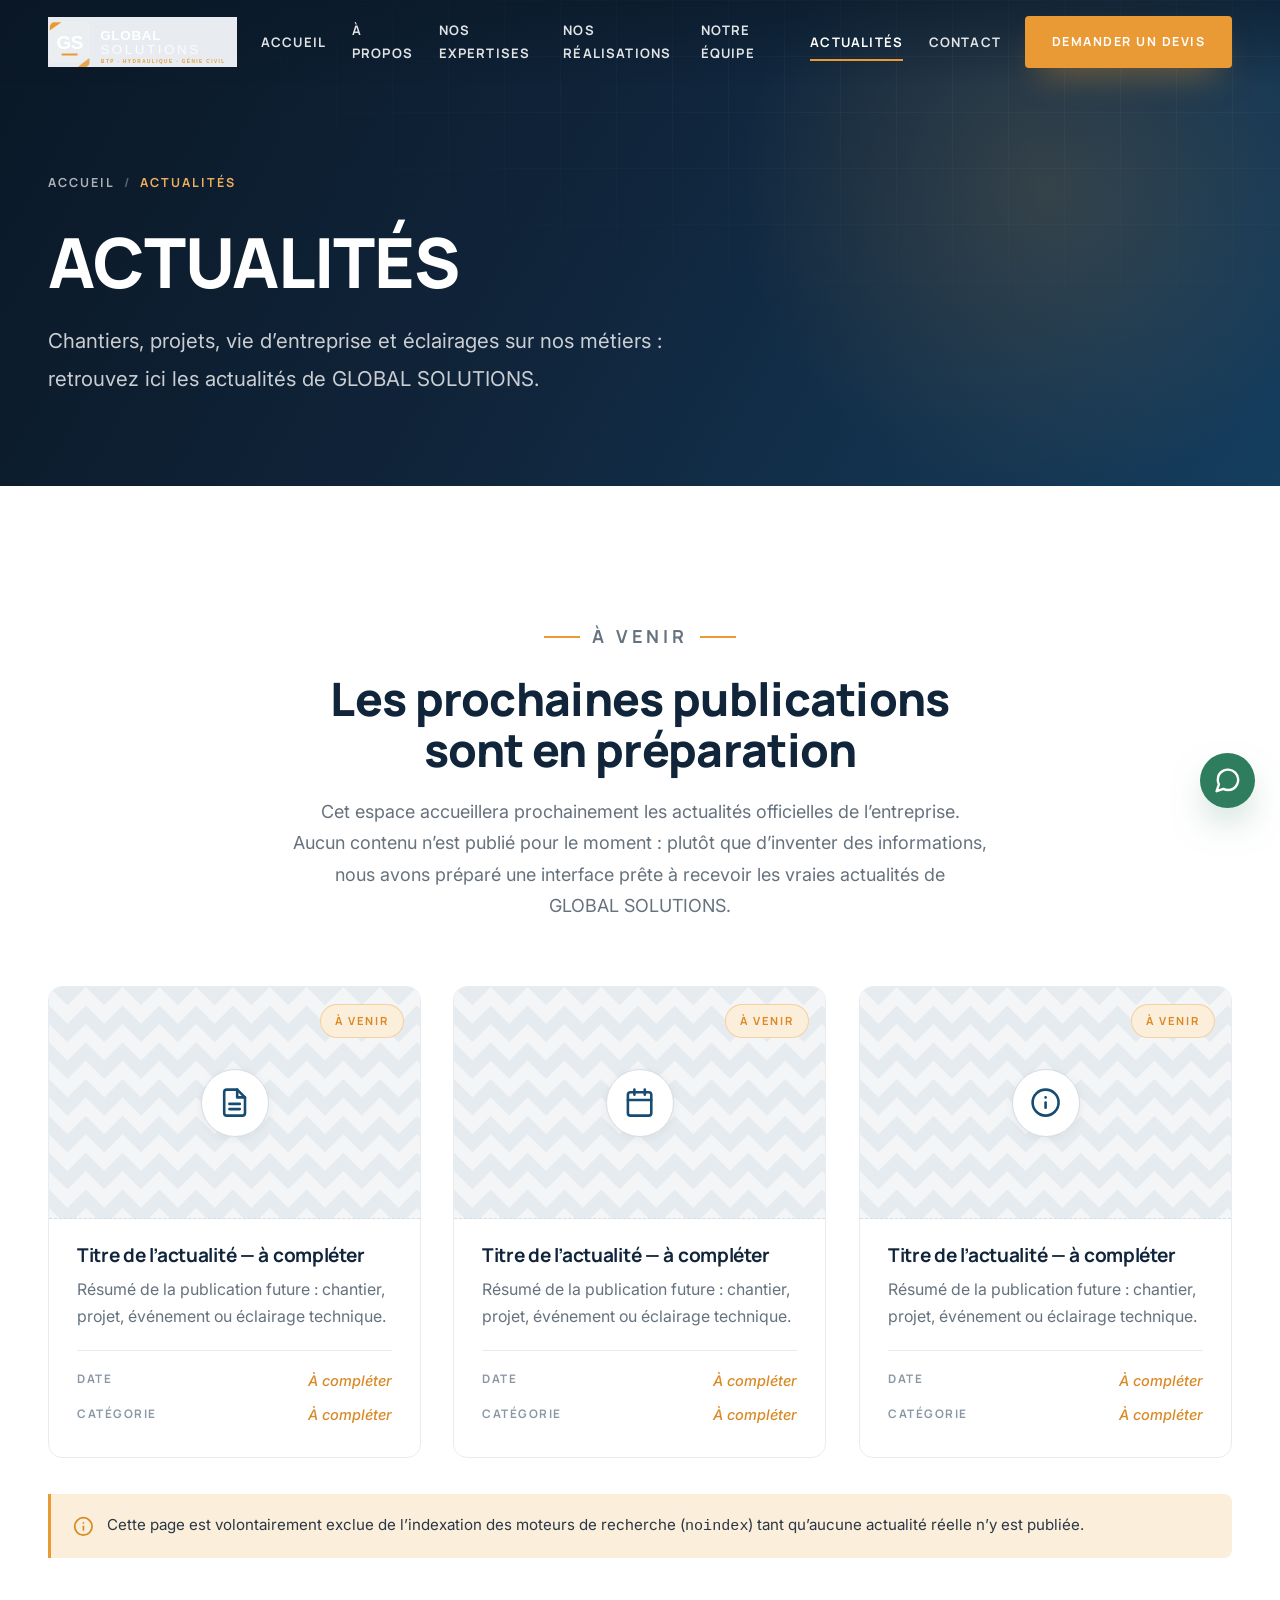
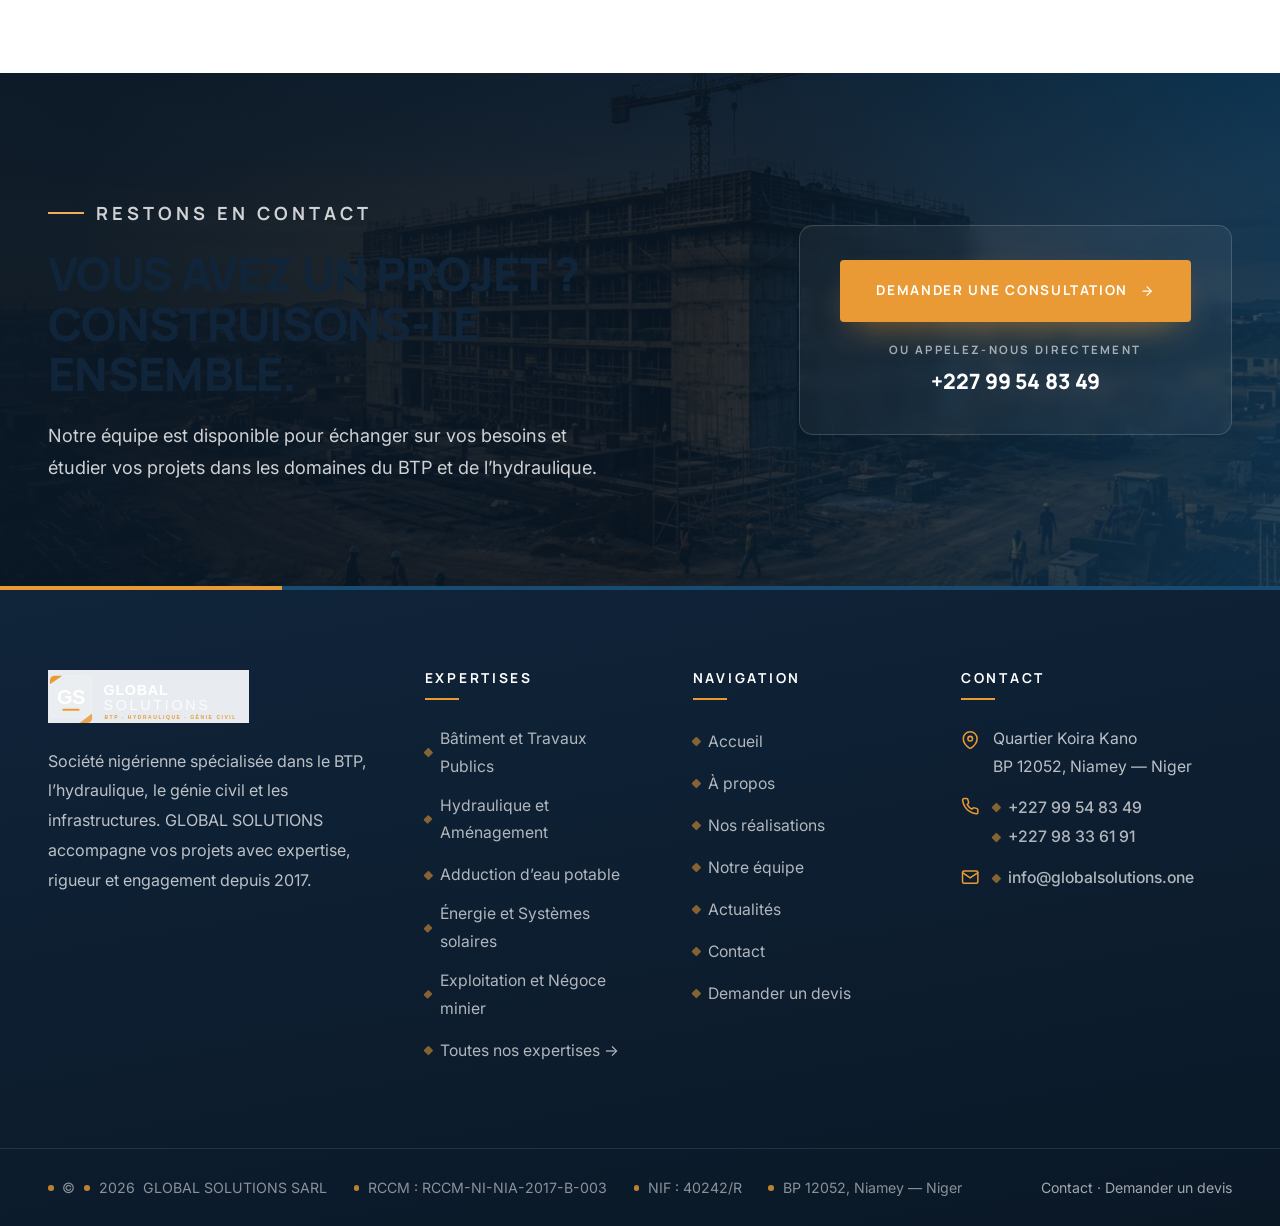
<file: actualites.html>
<!DOCTYPE html>
<html lang="fr">
<head>
  <meta charset="UTF-8">
  <meta name="viewport" content="width=device-width, initial-scale=1.0">
  <title>Actualités — GLOBAL SOLUTIONS SARL | Niger</title>
  <meta name="description" content="Les actualités de GLOBAL SOLUTIONS : chantiers, projets, vie d'entreprise et informations du secteur BTP / hydraulique au Niger. Espace réservé aux prochaines publications.">
  <meta name="author" content="GLOBAL SOLUTIONS SARL">
  <meta name="robots" content="noindex, follow">
  <meta name="theme-color" content="#10243A">
  <link rel="canonical" href="https://globalsolutions.one/actualites.html">
  <link rel="alternate" hreflang="fr" href="https://globalsolutions.one/actualites.html">

  <meta property="og:type" content="website">
  <meta property="og:site_name" content="GLOBAL SOLUTIONS">
  <meta property="og:locale" content="fr_FR">
  <meta property="og:title" content="Actualités — GLOBAL SOLUTIONS SARL">
  <meta property="og:description" content="Suivez la vie de l'entreprise et les actualités du BTP et de l'hydraulique au Niger.">
  <meta property="og:url" content="https://globalsolutions.one/actualites.html">
  <meta property="og:image" content="https://globalsolutions.one/assets/images/hero.jpg">
  <meta name="twitter:card" content="summary_large_image">
  <meta name="twitter:title" content="Actualités — GLOBAL SOLUTIONS">
  <meta name="twitter:description" content="Chantiers, projets et vie d'entreprise.">
  <meta name="twitter:image" content="https://globalsolutions.one/assets/images/hero.jpg">

  <link rel="icon" type="image/svg+xml" href="assets/logos/favicon.svg">
  <link rel="preconnect" href="https://fonts.googleapis.com">
  <link rel="preconnect" href="https://fonts.gstatic.com" crossorigin>
  <link href="https://fonts.googleapis.com/css2?family=Manrope:wght@500;600;700;800&family=Inter:wght@400;500;600;700&display=swap" rel="stylesheet">
  <link rel="stylesheet" href="css/style.css">
  <link rel="stylesheet" href="css/animations.css">
  <link rel="stylesheet" href="css/responsive.css">

  <script type="application/ld+json">
  {
    "@context": "https://schema.org",
    "@type": "BreadcrumbList",
    "itemListElement": [
      { "@type": "ListItem", "position": 1, "name": "Accueil", "item": "https://globalsolutions.one/" },
      { "@type": "ListItem", "position": 2, "name": "Actualités", "item": "https://globalsolutions.one/actualites.html" }
    ]
  }
  </script>
</head>
<body>
  <a class="skip-link" href="#contenu">Aller au contenu principal</a>
  <div class="scroll-progress" aria-hidden="true"></div>

  <header class="site-header" id="top">
    <div class="container header-inner">
      <a href="index.html" class="brand" aria-label="GLOBAL SOLUTIONS — Retour à l'accueil">
        <img src="assets/logos/logo-white.svg" alt="GLOBAL SOLUTIONS — BTP, Hydraulique, Génie civil" width="420" height="112">
      </a>
      <nav class="nav-main" aria-label="Navigation principale">
        <a href="index.html" data-nav>Accueil</a>
        <a href="a-propos.html" data-nav>À propos</a>
        <a href="expertises.html" data-nav>Nos expertises</a>
        <a href="realisations.html" data-nav>Nos réalisations</a>
        <a href="equipe.html" data-nav>Notre équipe</a>
        <a href="actualites.html" data-nav>Actualités</a>
        <a href="contact.html" data-nav>Contact</a>
      </nav>
      <a href="contact.html#formulaire" class="btn btn--primary header-cta">Demander un devis</a>
      <button class="nav-toggle" type="button" aria-expanded="false" aria-controls="menu-mobile" aria-label="Ouvrir le menu">
        <span></span><span></span><span></span>
      </button>
    </div>
    <nav class="nav-mobile" id="menu-mobile" aria-label="Navigation mobile">
      <a href="index.html" data-nav><span class="idx">01</span>Accueil</a>
      <a href="a-propos.html" data-nav><span class="idx">02</span>À propos</a>
      <a href="expertises.html" data-nav><span class="idx">03</span>Nos expertises</a>
      <a href="realisations.html" data-nav><span class="idx">04</span>Nos réalisations</a>
      <a href="equipe.html" data-nav><span class="idx">05</span>Notre équipe</a>
      <a href="actualites.html" data-nav><span class="idx">06</span>Actualités</a>
      <a href="contact.html" data-nav><span class="idx">07</span>Contact</a>
      <a href="contact.html#formulaire" class="btn btn--primary" style="border-bottom:none;">Demander un devis</a>
      <div class="nav-mobile-contact">
        <a href="tel:+22799548349">+227 99 54 83 49</a>
        <a href="mailto:info@globalsolutions.one">info@globalsolutions.one</a>
      </div>
    </nav>
  </header>

  <main id="contenu">

    <section class="page-hero">
      <div class="container">
        <nav aria-label="Fil d’Ariane">
          <ol class="breadcrumb">
            <li><a href="index.html">Accueil</a></li>
            <li><span aria-current="page">Actualités</span></li>
          </ol>
        </nav>
        <h1>Actualités</h1>
        <p class="lead">
          Chantiers, projets, vie d’entreprise et éclairages sur nos métiers :
          retrouvez ici les actualités de GLOBAL SOLUTIONS.
        </p>
      </div>
    </section>

    <section class="section">
      <div class="container">
        <div class="section-head section-head--center" data-reveal>
          <p class="overline">À venir</p>
          <h2>Les prochaines publications sont en préparation</h2>
          <p>
            Cet espace accueillera prochainement les actualités officielles de
            l’entreprise. Aucun contenu n’est publié pour le moment : plutôt que
            d’inventer des informations, nous avons préparé une interface prête à
            recevoir les vraies actualités de GLOBAL SOLUTIONS.
          </p>
        </div>

        <div class="grid grid-3">
          <article class="project-card" data-reveal style="--reveal-delay:.05s;">
            <div class="project-media">
              <div class="pm-icon">
                <svg viewBox="0 0 24 24" fill="none" stroke="currentColor" stroke-width="2" stroke-linecap="round" stroke-linejoin="round" aria-hidden="true"><path d="M14 2H6a2 2 0 0 0-2 2v16a2 2 0 0 0 2 2h12a2 2 0 0 0 2-2V8z"/><polyline points="14 2 14 8 20 8"/><line x1="16" y1="13" x2="8" y2="13"/><line x1="16" y1="17" x2="8" y2="17"/></svg>
              </div>
              <span class="pm-badge">À venir</span>
            </div>
            <div class="project-body">
              <h3>Titre de l’actualité — à compléter</h3>
              <p>Résumé de la publication future : chantier, projet, événement ou éclairage technique.</p>
              <dl class="project-meta">
                <div><dt>Date</dt><dd class="to-complete">À compléter</dd></div>
                <div><dt>Catégorie</dt><dd class="to-complete">À compléter</dd></div>
              </dl>
            </div>
          </article>

          <article class="project-card" data-reveal style="--reveal-delay:.12s;">
            <div class="project-media">
              <div class="pm-icon">
                <svg viewBox="0 0 24 24" fill="none" stroke="currentColor" stroke-width="2" stroke-linecap="round" stroke-linejoin="round" aria-hidden="true"><rect x="3" y="4" width="18" height="18" rx="2" ry="2"/><line x1="16" y1="2" x2="16" y2="6"/><line x1="8" y1="2" x2="8" y2="6"/><line x1="3" y1="10" x2="21" y2="10"/></svg>
              </div>
              <span class="pm-badge">À venir</span>
            </div>
            <div class="project-body">
              <h3>Titre de l’actualité — à compléter</h3>
              <p>Résumé de la publication future : chantier, projet, événement ou éclairage technique.</p>
              <dl class="project-meta">
                <div><dt>Date</dt><dd class="to-complete">À compléter</dd></div>
                <div><dt>Catégorie</dt><dd class="to-complete">À compléter</dd></div>
              </dl>
            </div>
          </article>

          <article class="project-card" data-reveal style="--reveal-delay:.19s;">
            <div class="project-media">
              <div class="pm-icon">
                <svg viewBox="0 0 24 24" fill="none" stroke="currentColor" stroke-width="2" stroke-linecap="round" stroke-linejoin="round" aria-hidden="true"><circle cx="12" cy="12" r="10"/><line x1="12" y1="16" x2="12" y2="12"/><line x1="12" y1="8" x2="12.01" y2="8"/></svg>
              </div>
              <span class="pm-badge">À venir</span>
            </div>
            <div class="project-body">
              <h3>Titre de l’actualité — à compléter</h3>
              <p>Résumé de la publication future : chantier, projet, événement ou éclairage technique.</p>
              <dl class="project-meta">
                <div><dt>Date</dt><dd class="to-complete">À compléter</dd></div>
                <div><dt>Catégorie</dt><dd class="to-complete">À compléter</dd></div>
              </dl>
            </div>
          </article>
        </div>

        <p class="note" data-reveal>
          <svg viewBox="0 0 24 24" fill="none" stroke="currentColor" stroke-width="2" stroke-linecap="round" stroke-linejoin="round" aria-hidden="true"><circle cx="12" cy="12" r="10"/><line x1="12" y1="16" x2="12" y2="12"/><line x1="12" y1="8" x2="12.01" y2="8"/></svg>
          <span>Cette page est volontairement exclue de l’indexation des moteurs de recherche (<code>noindex</code>) tant qu’aucune actualité réelle n’y est publiée.</span>
        </p>
      </div>
    </section>

    <section class="cta-banner" aria-label="Contact">
      <div class="cta-media" aria-hidden="true">
        <img src="assets/images/cta.jpg" alt="" data-fade loading="lazy" width="1920" height="1080">
      </div>
      <div class="cta-overlay" aria-hidden="true"></div>
      <div class="container cta-inner">
        <div class="cta-copy" data-reveal>
          <p class="overline overline--light">Restons en contact</p>
          <h2>Vous avez un projet ?<br>Construisons-le ensemble.</h2>
          <p>
            Notre équipe est disponible pour échanger sur vos besoins et étudier vos
            projets dans les domaines du BTP et de l’hydraulique.
          </p>
        </div>
        <div class="cta-action" data-reveal style="--reveal-delay:.15s">
          <a href="contact.html#formulaire" class="btn btn--primary">
            Demander une consultation
            <svg viewBox="0 0 24 24" fill="none" stroke="currentColor" stroke-width="2" stroke-linecap="round" stroke-linejoin="round" aria-hidden="true"><line x1="5" y1="12" x2="19" y2="12"/><polyline points="12 5 19 12 12 19"/></svg>
          </a>
          <div class="cta-phone">
            <span>Ou appelez-nous directement</span>
            <a href="tel:+22799548349">+227 99 54 83 49</a>
          </div>
        </div>
      </div>
    </section>

  </main>

  <footer class="site-footer">
    <div class="container footer-main">
      <div class="footer-brand">
        <img src="assets/logos/logo-white.svg" alt="GLOBAL SOLUTIONS" width="420" height="112" loading="lazy">
        <p>
          Société nigérienne spécialisée dans le BTP, l’hydraulique, le génie civil
          et les infrastructures. GLOBAL SOLUTIONS accompagne vos projets avec
          expertise, rigueur et engagement depuis 2017.
        </p>
      </div>
      <div class="footer-col">
        <h3>Expertises</h3>
        <ul>
          <li><a href="expertises.html#btp">Bâtiment et Travaux Publics</a></li>
          <li><a href="expertises.html#hydraulique">Hydraulique et Aménagement</a></li>
          <li><a href="expertises.html#adduction">Adduction d’eau potable</a></li>
          <li><a href="expertises.html#energie">Énergie et Systèmes solaires</a></li>
          <li><a href="expertises.html#minier">Exploitation et Négoce minier</a></li>
          <li><a href="expertises.html">Toutes nos expertises →</a></li>
        </ul>
      </div>
      <div class="footer-col">
        <h3>Navigation</h3>
        <ul>
          <li><a href="index.html">Accueil</a></li>
          <li><a href="a-propos.html">À propos</a></li>
          <li><a href="realisations.html">Nos réalisations</a></li>
          <li><a href="equipe.html">Notre équipe</a></li>
          <li><a href="actualites.html">Actualités</a></li>
          <li><a href="contact.html">Contact</a></li>
          <li><a href="contact.html#formulaire">Demander un devis</a></li>
        </ul>
      </div>
      <div class="footer-col">
        <h3>Contact</h3>
        <ul class="footer-contact">
          <li>
            <svg viewBox="0 0 24 24" fill="none" stroke="currentColor" stroke-width="2" stroke-linecap="round" stroke-linejoin="round" aria-hidden="true"><path d="M21 10c0 7-9 13-9 13s-9-6-9-13a9 9 0 0 1 18 0z"/><circle cx="12" cy="10" r="3"/></svg>
            <span>Quartier Koira Kano<br>BP 12052, Niamey — Niger</span>
          </li>
          <li>
            <svg viewBox="0 0 24 24" fill="none" stroke="currentColor" stroke-width="2" stroke-linecap="round" stroke-linejoin="round" aria-hidden="true"><path d="M22 16.92v3a2 2 0 0 1-2.18 2 19.79 19.79 0 0 1-8.63-3.07 19.5 19.5 0 0 1-6-6 19.79 19.79 0 0 1-3.07-8.67A2 2 0 0 1 4.11 2h3a2 2 0 0 1 2 1.72 12.84 12.84 0 0 0 .7 2.81 2 2 0 0 1-.45 2.11L8.09 9.91a16 16 0 0 0 6 6l1.27-1.27a2 2 0 0 1 2.11-.45 12.84 12.84 0 0 0 2.81.7A2 2 0 0 1 22 16.92z"/></svg>
            <span><a href="tel:+22799548349">+227 99 54 83 49</a><br><a href="tel:+22798336191">+227 98 33 61 91</a></span>
          </li>
          <li>
            <svg viewBox="0 0 24 24" fill="none" stroke="currentColor" stroke-width="2" stroke-linecap="round" stroke-linejoin="round" aria-hidden="true"><path d="M4 4h16c1.1 0 2 .9 2 2v12c0 1.1-.9 2-2 2H4c-1.1 0-2-.9-2-2V6c0-1.1.9-2 2-2z"/><polyline points="22,6 12,13 2,6"/></svg>
            <span><a href="mailto:info@globalsolutions.one">info@globalsolutions.one</a></span>
          </li>
        </ul>
      </div>
    </div>
    <div class="footer-legal">
      <div class="container footer-legal-inner">
        <div class="legal-ids">
          <span>© <span data-year>2026</span> GLOBAL SOLUTIONS SARL</span>
          <span>RCCM : RCCM-NI-NIA-2017-B-003</span>
          <span>NIF : 40242/R</span>
          <span>BP 12052, Niamey — Niger</span>
        </div>
        <div>
          <a href="contact.html">Contact</a> ·
          <a href="contact.html#formulaire">Demander un devis</a>
        </div>
      </div>
    </div>
  </footer>

  <a class="whatsapp-float" href="https://wa.me/22799548349" target="_blank" rel="noopener noreferrer" aria-label="Contacter GLOBAL SOLUTIONS sur WhatsApp">
    <svg viewBox="0 0 24 24" fill="none" stroke="currentColor" stroke-width="2" stroke-linecap="round" stroke-linejoin="round" aria-hidden="true"><path d="M21 11.5a8.38 8.38 0 0 1-.9 3.8 8.5 8.5 0 0 1-7.6 4.7 8.38 8.38 0 0 1-3.8-.9L3 21l1.9-5.7a8.38 8.38 0 0 1-.9-3.8 8.5 8.5 0 0 1 4.7-7.6 8.38 8.38 0 0 1 3.8-.9h.5a8.48 8.48 0 0 1 8 8v.5z"/></svg>
  </a>
  <button class="back-to-top" type="button" aria-label="Retour en haut de la page">
    <svg viewBox="0 0 24 24" fill="none" stroke="currentColor" stroke-width="2" stroke-linecap="round" stroke-linejoin="round" aria-hidden="true"><polyline points="18 15 12 9 6 15"/></svg>
  </button>

  <script src="js/main.js" defer></script>
  <script src="js/navigation.js" defer></script>
</body>
</html>
</file>
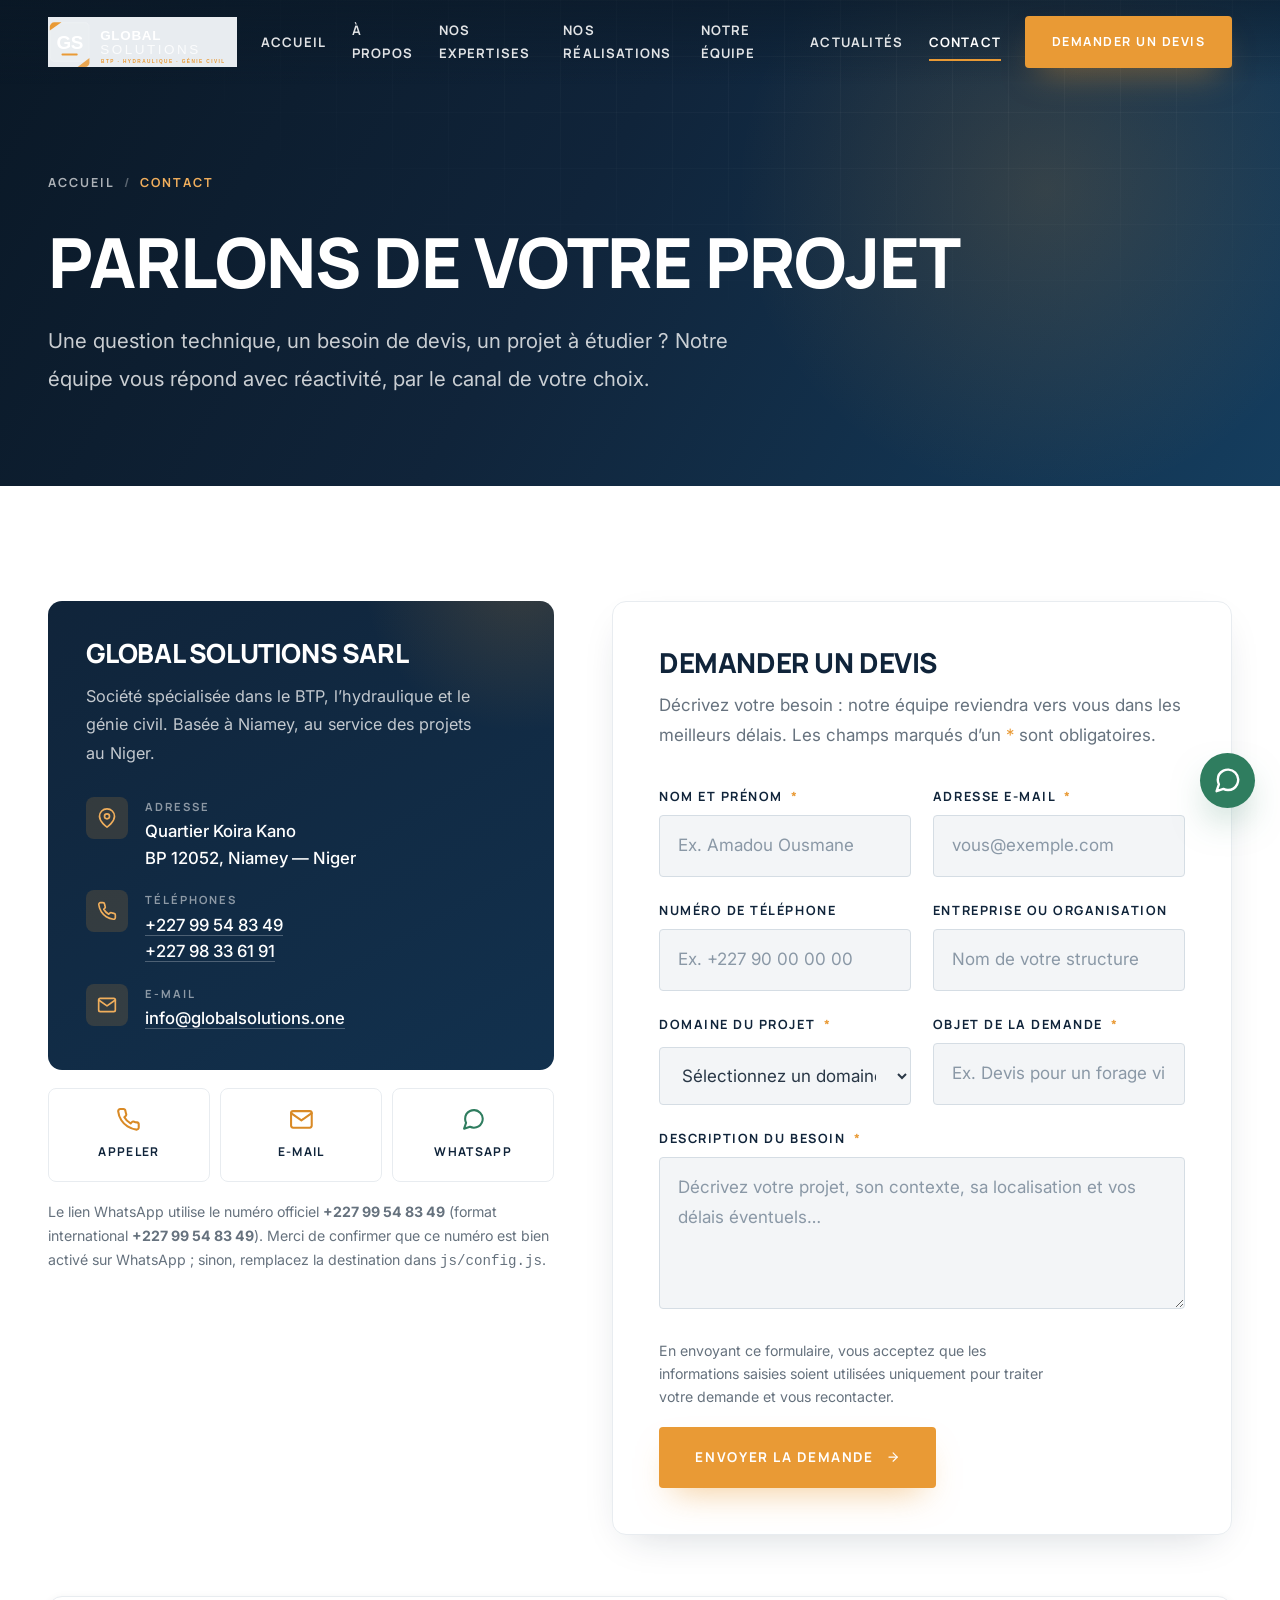
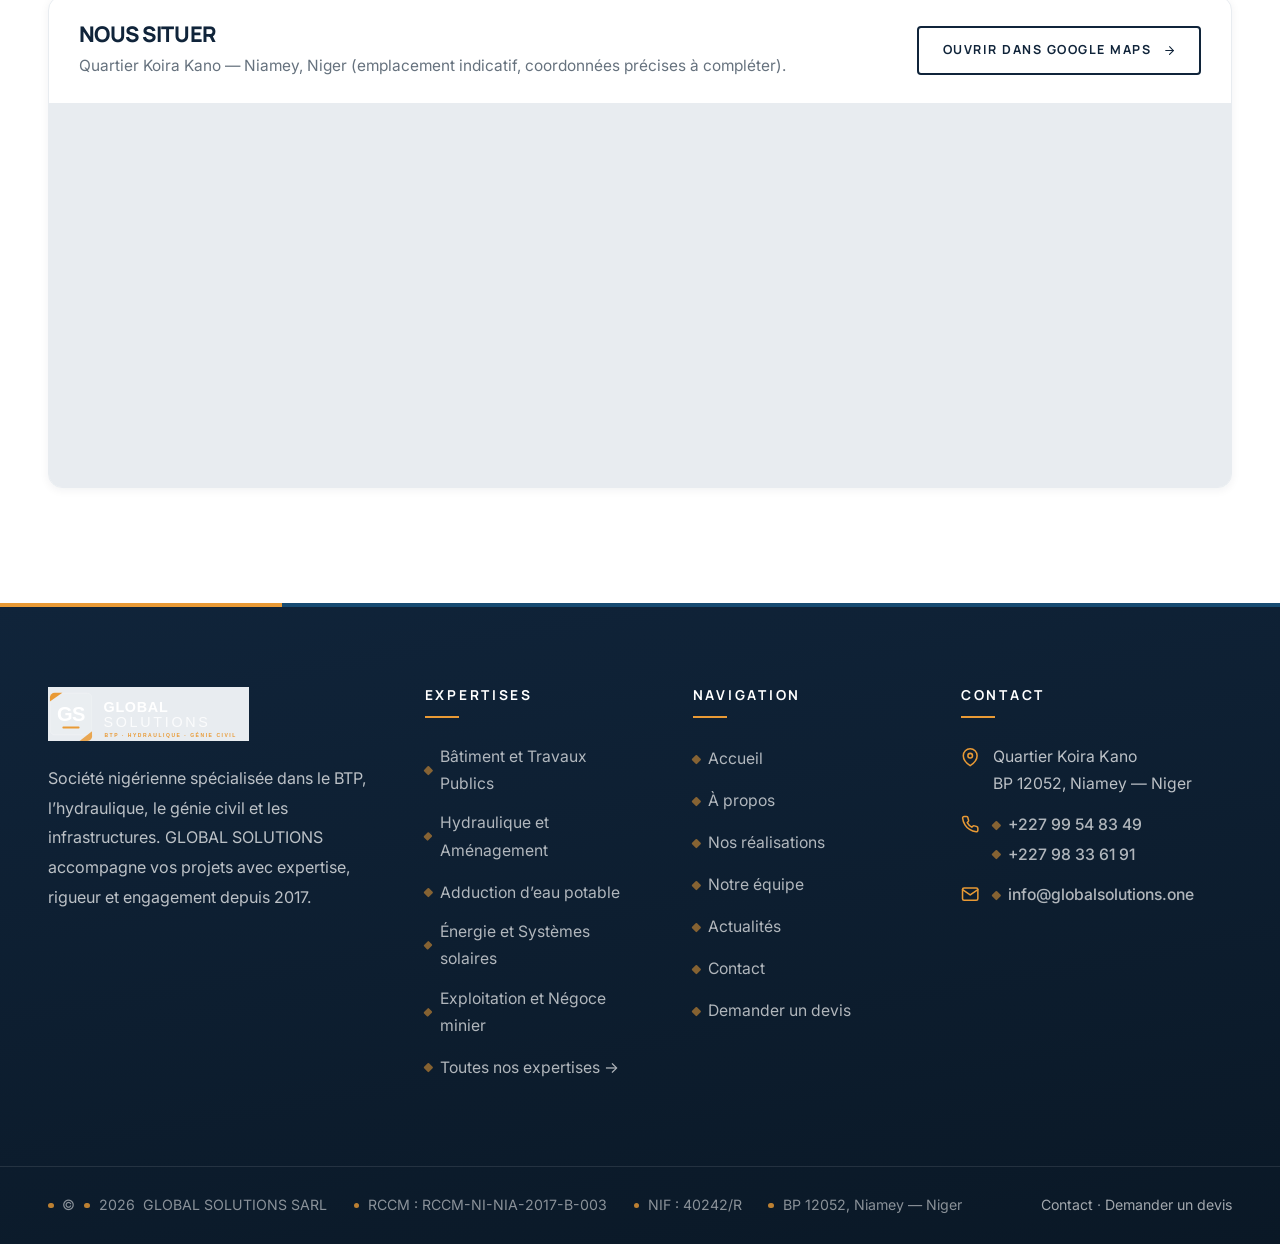
<file: contact.html>
<!DOCTYPE html>
<html lang="fr">
<head>
  <meta charset="UTF-8">
  <meta name="viewport" content="width=device-width, initial-scale=1.0">
  <title>Contact — GLOBAL SOLUTIONS Niamey | Devis BTP &amp; Hydraulique au Niger</title>
  <meta name="description" content="Contactez GLOBAL SOLUTIONS à Niamey : formulaire de contact, téléphone (+227 99 54 83 49 / +227 98 33 61 91), e-mail et WhatsApp. Demandez un devis pour vos projets de BTP, hydraulique et génie civil au Niger.">
  <meta name="keywords" content="contact entreprise BTP Niger, devis hydraulique Niger, entreprise de construction à Niamey, GLOBAL SOLUTIONS contact">
  <meta name="author" content="GLOBAL SOLUTIONS SARL">
  <meta name="robots" content="index, follow">
  <meta name="theme-color" content="#10243A">
  <link rel="canonical" href="https://globalsolutions.one/contact.html">
  <link rel="alternate" hreflang="fr" href="https://globalsolutions.one/contact.html">

  <meta property="og:type" content="website">
  <meta property="og:site_name" content="GLOBAL SOLUTIONS">
  <meta property="og:locale" content="fr_FR">
  <meta property="og:title" content="Contact — GLOBAL SOLUTIONS | Niamey, Niger">
  <meta property="og:description" content="Une équipe disponible pour échanger sur vos projets de BTP et d'hydraulique : formulaire, téléphone, e-mail et WhatsApp.">
  <meta property="og:url" content="https://globalsolutions.one/contact.html">
  <meta property="og:image" content="https://globalsolutions.one/assets/images/cta.jpg">
  <meta name="twitter:card" content="summary_large_image">
  <meta name="twitter:title" content="Contact — GLOBAL SOLUTIONS">
  <meta name="twitter:description" content="Demander un devis ou une consultation : Niamey, Niger.">
  <meta name="twitter:image" content="https://globalsolutions.one/assets/images/cta.jpg">

  <link rel="icon" type="image/svg+xml" href="assets/logos/favicon.svg">
  <link rel="preconnect" href="https://fonts.googleapis.com">
  <link rel="preconnect" href="https://fonts.gstatic.com" crossorigin>
  <link href="https://fonts.googleapis.com/css2?family=Manrope:wght@500;600;700;800&family=Inter:wght@400;500;600;700&display=swap" rel="stylesheet">
  <link rel="stylesheet" href="css/style.css">
  <link rel="stylesheet" href="css/animations.css">
  <link rel="stylesheet" href="css/responsive.css">

  <script type="application/ld+json">
  {
    "@context": "https://schema.org",
    "@type": "BreadcrumbList",
    "itemListElement": [
      { "@type": "ListItem", "position": 1, "name": "Accueil", "item": "https://globalsolutions.one/" },
      { "@type": "ListItem", "position": 2, "name": "Contact", "item": "https://globalsolutions.one/contact.html" }
    ]
  }
  </script>
  <script type="application/ld+json">
  {
    "@context": "https://schema.org",
    "@type": "ContactPage",
    "name": "Contact — GLOBAL SOLUTIONS",
    "url": "https://globalsolutions.one/contact.html",
    "inLanguage": "fr",
    "mainEntity": {
      "@type": "Organization",
      "name": "GLOBAL SOLUTIONS",
      "legalName": "GLOBAL SOLUTIONS SARL",
      "telephone": ["+227-99-54-83-49", "+227-98-33-61-91"],
      "email": "info@globalsolutions.one",
      "address": {
        "@type": "PostalAddress",
        "streetAddress": "Quartier Koira Kano, BP 12052",
        "addressLocality": "Niamey",
        "addressCountry": "NE"
      }
    }
  }
  </script>
</head>
<body>
  <a class="skip-link" href="#contenu">Aller au contenu principal</a>
  <div class="scroll-progress" aria-hidden="true"></div>

  <header class="site-header" id="top">
    <div class="container header-inner">
      <a href="index.html" class="brand" aria-label="GLOBAL SOLUTIONS — Retour à l'accueil">
        <img src="assets/logos/logo-white.svg" alt="GLOBAL SOLUTIONS — BTP, Hydraulique, Génie civil" width="420" height="112">
      </a>
      <nav class="nav-main" aria-label="Navigation principale">
        <a href="index.html" data-nav>Accueil</a>
        <a href="a-propos.html" data-nav>À propos</a>
        <a href="expertises.html" data-nav>Nos expertises</a>
        <a href="realisations.html" data-nav>Nos réalisations</a>
        <a href="equipe.html" data-nav>Notre équipe</a>
        <a href="actualites.html" data-nav>Actualités</a>
        <a href="contact.html" data-nav>Contact</a>
      </nav>
      <a href="contact.html#formulaire" class="btn btn--primary header-cta">Demander un devis</a>
      <button class="nav-toggle" type="button" aria-expanded="false" aria-controls="menu-mobile" aria-label="Ouvrir le menu">
        <span></span><span></span><span></span>
      </button>
    </div>
    <nav class="nav-mobile" id="menu-mobile" aria-label="Navigation mobile">
      <a href="index.html" data-nav><span class="idx">01</span>Accueil</a>
      <a href="a-propos.html" data-nav><span class="idx">02</span>À propos</a>
      <a href="expertises.html" data-nav><span class="idx">03</span>Nos expertises</a>
      <a href="realisations.html" data-nav><span class="idx">04</span>Nos réalisations</a>
      <a href="equipe.html" data-nav><span class="idx">05</span>Notre équipe</a>
      <a href="actualites.html" data-nav><span class="idx">06</span>Actualités</a>
      <a href="contact.html" data-nav><span class="idx">07</span>Contact</a>
      <a href="contact.html#formulaire" class="btn btn--primary" style="border-bottom:none;">Demander un devis</a>
      <div class="nav-mobile-contact">
        <a href="tel:+22799548349">+227 99 54 83 49</a>
        <a href="mailto:info@globalsolutions.one">info@globalsolutions.one</a>
      </div>
    </nav>
  </header>

  <main id="contenu">

    <section class="page-hero">
      <div class="container">
        <nav aria-label="Fil d’Ariane">
          <ol class="breadcrumb">
            <li><a href="index.html">Accueil</a></li>
            <li><span aria-current="page">Contact</span></li>
          </ol>
        </nav>
        <h1>Parlons de votre projet</h1>
        <p class="lead">
          Une question technique, un besoin de devis, un projet à étudier ? Notre équipe
          vous répond avec réactivité, par le canal de votre choix.
        </p>
      </div>
    </section>

    <section class="section" id="formulaire" style="scroll-margin-top:calc(var(--header-h) + 1.5rem);">
      <div class="container">
        <div class="contact-grid">

          <!-- Colonne informations -->
          <aside class="contact-panel" data-reveal="left">
            <div class="contact-info-card">
              <h2>GLOBAL SOLUTIONS SARL</h2>
              <p>
                Société spécialisée dans le BTP, l’hydraulique et le génie civil.
                Basée à Niamey, au service des projets au Niger.
              </p>
              <ul class="contact-list">
                <li>
                  <span class="ci-icon">
                    <svg viewBox="0 0 24 24" fill="none" stroke="currentColor" stroke-width="2" stroke-linecap="round" stroke-linejoin="round" aria-hidden="true"><path d="M21 10c0 7-9 13-9 13s-9-6-9-13a9 9 0 0 1 18 0z"/><circle cx="12" cy="10" r="3"/></svg>
                  </span>
                  <div>
                    <div class="ci-label">Adresse</div>
                    <div class="ci-value">Quartier Koira Kano<br>BP 12052, Niamey — Niger</div>
                  </div>
                </li>
                <li>
                  <span class="ci-icon">
                    <svg viewBox="0 0 24 24" fill="none" stroke="currentColor" stroke-width="2" stroke-linecap="round" stroke-linejoin="round" aria-hidden="true"><path d="M22 16.92v3a2 2 0 0 1-2.18 2 19.79 19.79 0 0 1-8.63-3.07 19.5 19.5 0 0 1-6-6 19.79 19.79 0 0 1-3.07-8.67A2 2 0 0 1 4.11 2h3a2 2 0 0 1 2 1.72 12.84 12.84 0 0 0 .7 2.81 2 2 0 0 1-.45 2.11L8.09 9.91a16 16 0 0 0 6 6l1.27-1.27a2 2 0 0 1 2.11-.45 12.84 12.84 0 0 0 2.81.7A2 2 0 0 1 22 16.92z"/></svg>
                  </span>
                  <div>
                    <div class="ci-label">Téléphones</div>
                    <div class="ci-value">
                      <a href="tel:+22799548349">+227 99 54 83 49</a><br>
                      <a href="tel:+22798336191">+227 98 33 61 91</a>
                    </div>
                  </div>
                </li>
                <li>
                  <span class="ci-icon">
                    <svg viewBox="0 0 24 24" fill="none" stroke="currentColor" stroke-width="2" stroke-linecap="round" stroke-linejoin="round" aria-hidden="true"><path d="M4 4h16c1.1 0 2 .9 2 2v12c0 1.1-.9 2-2 2H4c-1.1 0-2-.9-2-2V6c0-1.1.9-2 2-2z"/><polyline points="22,6 12,13 2,6"/></svg>
                  </span>
                  <div>
                    <div class="ci-label">E-mail</div>
                    <div class="ci-value"><a href="mailto:info@globalsolutions.one">info@globalsolutions.one</a></div>
                  </div>
                </li>
              </ul>
            </div>

            <div class="quick-actions">
              <a class="quick-action" href="tel:+22799548349">
                <svg viewBox="0 0 24 24" fill="none" stroke="currentColor" stroke-width="2" stroke-linecap="round" stroke-linejoin="round" aria-hidden="true"><path d="M22 16.92v3a2 2 0 0 1-2.18 2 19.79 19.79 0 0 1-8.63-3.07 19.5 19.5 0 0 1-6-6 19.79 19.79 0 0 1-3.07-8.67A2 2 0 0 1 4.11 2h3a2 2 0 0 1 2 1.72 12.84 12.84 0 0 0 .7 2.81 2 2 0 0 1-.45 2.11L8.09 9.91a16 16 0 0 0 6 6l1.27-1.27a2 2 0 0 1 2.11-.45 12.84 12.84 0 0 0 2.81.7A2 2 0 0 1 22 16.92z"/></svg>
                Appeler
              </a>
              <a class="quick-action" href="mailto:info@globalsolutions.one">
                <svg viewBox="0 0 24 24" fill="none" stroke="currentColor" stroke-width="2" stroke-linecap="round" stroke-linejoin="round" aria-hidden="true"><path d="M4 4h16c1.1 0 2 .9 2 2v12c0 1.1-.9 2-2 2H4c-1.1 0-2-.9-2-2V6c0-1.1.9-2 2-2z"/><polyline points="22,6 12,13 2,6"/></svg>
                E-mail
              </a>
              <a class="quick-action quick-action--wa" href="https://wa.me/22799548349" target="_blank" rel="noopener noreferrer">
                <svg viewBox="0 0 24 24" fill="none" stroke="currentColor" stroke-width="2" stroke-linecap="round" stroke-linejoin="round" aria-hidden="true"><path d="M21 11.5a8.38 8.38 0 0 1-.9 3.8 8.5 8.5 0 0 1-7.6 4.7 8.38 8.38 0 0 1-3.8-.9L3 21l1.9-5.7a8.38 8.38 0 0 1-.9-3.8 8.5 8.5 0 0 1 4.7-7.6 8.38 8.38 0 0 1 3.8-.9h.5a8.48 8.48 0 0 1 8 8v.5z"/></svg>
                WhatsApp
              </a>
            </div>

            <p style="font-size:0.885rem; color:var(--gray-500); line-height:1.7;">
              Le lien WhatsApp utilise le numéro officiel
              <strong>+227 99 54 83 49</strong> (format international
              <strong>+227 99 54 83 49</strong>). Merci de confirmer que ce numéro est
              bien activé sur WhatsApp ; sinon, remplacez la destination dans
              <code>js/config.js</code>.
            </p>
          </aside>

          <!-- Colonne formulaire -->
          <div class="contact-form-wrap" data-reveal="right">
            <h2>Demander un devis</h2>
            <p>
              Décrivez votre besoin : notre équipe reviendra vers vous dans les meilleurs
              délais. Les champs marqués d’un <span style="color:var(--orange-500);">*</span> sont obligatoires.
            </p>

            <form class="form-grid" data-contact-form novalidate>
              <!-- Honeypot anti-spam (invisible) -->
              <div class="form-hp" aria-hidden="true">
                <label for="website">Ne pas remplir ce champ</label>
                <input type="text" id="website" name="website" tabindex="-1" autocomplete="off">
              </div>

              <div class="form-field">
                <label for="fullname">Nom et prénom <span class="req">*</span></label>
                <input type="text" id="fullname" name="fullname" placeholder="Ex. Amadou Ousmane" autocomplete="name" required>
                <p class="field-error" id="fullname-error"></p>
              </div>

              <div class="form-field">
                <label for="email">Adresse e-mail <span class="req">*</span></label>
                <input type="email" id="email" name="email" placeholder="vous@exemple.com" autocomplete="email" required>
                <p class="field-error" id="email-error"></p>
              </div>

              <div class="form-field">
                <label for="phone">Numéro de téléphone</label>
                <input type="tel" id="phone" name="phone" placeholder="Ex. +227 90 00 00 00" autocomplete="tel">
                <p class="field-error" id="phone-error"></p>
              </div>

              <div class="form-field">
                <label for="organization">Entreprise ou organisation</label>
                <input type="text" id="organization" name="organization" placeholder="Nom de votre structure" autocomplete="organization">
                <p class="field-error" id="organization-error"></p>
              </div>

              <div class="form-field">
                <label for="domain">Domaine du projet <span class="req">*</span></label>
                <select id="domain" name="domain" required>
                  <option value="">Sélectionnez un domaine…</option>
                  <option value="Bâtiment et Travaux Publics">Bâtiment et Travaux Publics</option>
                  <option value="Hydraulique et Aménagement">Hydraulique et Aménagement</option>
                  <option value="Adduction d’eau potable">Adduction d’eau potable</option>
                  <option value="Énergie et Systèmes solaires">Énergie et Systèmes solaires</option>
                  <option value="Exploitation et Négoce minier">Exploitation et Négoce minier</option>
                  <option value="Construction métallique">Construction métallique</option>
                  <option value="Assainissement">Assainissement</option>
                  <option value="Transport et Logistique">Transport et Logistique</option>
                  <option value="Fourniture d’équipements">Fourniture d’équipements</option>
                  <option value="Autre / Plusieurs domaines">Autre / Plusieurs domaines</option>
                </select>
                <p class="field-error" id="domain-error"></p>
              </div>

              <div class="form-field">
                <label for="subject">Objet de la demande <span class="req">*</span></label>
                <input type="text" id="subject" name="subject" placeholder="Ex. Devis pour un forage villageois" required>
                <p class="field-error" id="subject-error"></p>
              </div>

              <div class="form-field form-field--full">
                <label for="message">Description du besoin <span class="req">*</span></label>
                <textarea id="message" name="message" placeholder="Décrivez votre projet, son contexte, sa localisation et vos délais éventuels…" required></textarea>
                <p class="field-error" id="message-error"></p>
              </div>

              <div class="form-foot">
                <p class="form-consent">
                  En envoyant ce formulaire, vous acceptez que les informations saisies
                  soient utilisées uniquement pour traiter votre demande et vous recontacter.
                </p>
                <button type="submit" class="btn btn--primary" data-form-submit>
                  <span class="spinner" aria-hidden="true"></span>
                  <span class="btn-label">Envoyer la demande</span>
                  <svg viewBox="0 0 24 24" fill="none" stroke="currentColor" stroke-width="2" stroke-linecap="round" stroke-linejoin="round" aria-hidden="true"><line x1="5" y1="12" x2="19" y2="12"/><polyline points="12 5 19 12 12 19"/></svg>
                </button>
              </div>
            </form>

            <div class="form-status" data-form-status role="status" aria-live="polite"></div>
          </div>

        </div>

        <!-- ==================== CARTE ==================== -->
        <div class="map-card" data-reveal>
          <div class="map-head">
            <div>
              <h2>Nous situer</h2>
              <p>Quartier Koira Kano — Niamey, Niger (emplacement indicatif, coordonnées précises à compléter).</p>
            </div>
            <a class="btn btn--outline btn--sm" href="https://www.google.com/maps/search/?api=1&amp;query=Koira+Kano+Niamey+Niger" target="_blank" rel="noopener noreferrer">
              Ouvrir dans Google Maps
              <svg viewBox="0 0 24 24" fill="none" stroke="currentColor" stroke-width="2" stroke-linecap="round" stroke-linejoin="round" aria-hidden="true"><line x1="5" y1="12" x2="19" y2="12"/><polyline points="12 5 19 12 12 19"/></svg>
            </a>
          </div>
          <div class="map-frame">
            <iframe
              title="Carte interactive de Niamey, Niger"
              src="https://www.openstreetmap.org/export/embed.html?bbox=2.0587%2C13.4716%2C2.1916%2C13.5516&amp;layer=mapnik&amp;marker=13.5116%2C2.1254"
              loading="lazy"
              referrerpolicy="no-referrer-when-downgrade"></iframe>
            <div class="map-fallback">
              <div>
                <svg viewBox="0 0 24 24" fill="none" stroke="currentColor" stroke-width="2" stroke-linecap="round" stroke-linejoin="round" aria-hidden="true" style="width:2.5rem;height:2.5rem;margin:0 auto 1rem;"><path d="M21 10c0 7-9 13-9 13s-9-6-9-13a9 9 0 0 1 18 0z"/><circle cx="12" cy="10" r="3"/></svg>
                <p>La carte interactive n’a pas pu être chargée.<br>
                <a href="https://www.google.com/maps/search/?api=1&amp;query=Koira+Kano+Niamey+Niger" target="_blank" rel="noopener noreferrer">Consulter l’emplacement sur Google Maps</a></p>
              </div>
            </div>
          </div>
        </div>

      </div>
    </section>

  </main>

  <footer class="site-footer">
    <div class="container footer-main">
      <div class="footer-brand">
        <img src="assets/logos/logo-white.svg" alt="GLOBAL SOLUTIONS" width="420" height="112" loading="lazy">
        <p>
          Société nigérienne spécialisée dans le BTP, l’hydraulique, le génie civil
          et les infrastructures. GLOBAL SOLUTIONS accompagne vos projets avec
          expertise, rigueur et engagement depuis 2017.
        </p>
      </div>
      <div class="footer-col">
        <h3>Expertises</h3>
        <ul>
          <li><a href="expertises.html#btp">Bâtiment et Travaux Publics</a></li>
          <li><a href="expertises.html#hydraulique">Hydraulique et Aménagement</a></li>
          <li><a href="expertises.html#adduction">Adduction d’eau potable</a></li>
          <li><a href="expertises.html#energie">Énergie et Systèmes solaires</a></li>
          <li><a href="expertises.html#minier">Exploitation et Négoce minier</a></li>
          <li><a href="expertises.html">Toutes nos expertises →</a></li>
        </ul>
      </div>
      <div class="footer-col">
        <h3>Navigation</h3>
        <ul>
          <li><a href="index.html">Accueil</a></li>
          <li><a href="a-propos.html">À propos</a></li>
          <li><a href="realisations.html">Nos réalisations</a></li>
          <li><a href="equipe.html">Notre équipe</a></li>
          <li><a href="actualites.html">Actualités</a></li>
          <li><a href="contact.html">Contact</a></li>
          <li><a href="contact.html#formulaire">Demander un devis</a></li>
        </ul>
      </div>
      <div class="footer-col">
        <h3>Contact</h3>
        <ul class="footer-contact">
          <li>
            <svg viewBox="0 0 24 24" fill="none" stroke="currentColor" stroke-width="2" stroke-linecap="round" stroke-linejoin="round" aria-hidden="true"><path d="M21 10c0 7-9 13-9 13s-9-6-9-13a9 9 0 0 1 18 0z"/><circle cx="12" cy="10" r="3"/></svg>
            <span>Quartier Koira Kano<br>BP 12052, Niamey — Niger</span>
          </li>
          <li>
            <svg viewBox="0 0 24 24" fill="none" stroke="currentColor" stroke-width="2" stroke-linecap="round" stroke-linejoin="round" aria-hidden="true"><path d="M22 16.92v3a2 2 0 0 1-2.18 2 19.79 19.79 0 0 1-8.63-3.07 19.5 19.5 0 0 1-6-6 19.79 19.79 0 0 1-3.07-8.67A2 2 0 0 1 4.11 2h3a2 2 0 0 1 2 1.72 12.84 12.84 0 0 0 .7 2.81 2 2 0 0 1-.45 2.11L8.09 9.91a16 16 0 0 0 6 6l1.27-1.27a2 2 0 0 1 2.11-.45 12.84 12.84 0 0 0 2.81.7A2 2 0 0 1 22 16.92z"/></svg>
            <span><a href="tel:+22799548349">+227 99 54 83 49</a><br><a href="tel:+22798336191">+227 98 33 61 91</a></span>
          </li>
          <li>
            <svg viewBox="0 0 24 24" fill="none" stroke="currentColor" stroke-width="2" stroke-linecap="round" stroke-linejoin="round" aria-hidden="true"><path d="M4 4h16c1.1 0 2 .9 2 2v12c0 1.1-.9 2-2 2H4c-1.1 0-2-.9-2-2V6c0-1.1.9-2 2-2z"/><polyline points="22,6 12,13 2,6"/></svg>
            <span><a href="mailto:info@globalsolutions.one">info@globalsolutions.one</a></span>
          </li>
        </ul>
      </div>
    </div>
    <div class="footer-legal">
      <div class="container footer-legal-inner">
        <div class="legal-ids">
          <span>© <span data-year>2026</span> GLOBAL SOLUTIONS SARL</span>
          <span>RCCM : RCCM-NI-NIA-2017-B-003</span>
          <span>NIF : 40242/R</span>
          <span>BP 12052, Niamey — Niger</span>
        </div>
        <div>
          <a href="contact.html">Contact</a> ·
          <a href="contact.html#formulaire">Demander un devis</a>
        </div>
      </div>
    </div>
  </footer>

  <a class="whatsapp-float" href="https://wa.me/22799548349" target="_blank" rel="noopener noreferrer" aria-label="Contacter GLOBAL SOLUTIONS sur WhatsApp">
    <svg viewBox="0 0 24 24" fill="none" stroke="currentColor" stroke-width="2" stroke-linecap="round" stroke-linejoin="round" aria-hidden="true"><path d="M21 11.5a8.38 8.38 0 0 1-.9 3.8 8.5 8.5 0 0 1-7.6 4.7 8.38 8.38 0 0 1-3.8-.9L3 21l1.9-5.7a8.38 8.38 0 0 1-.9-3.8 8.5 8.5 0 0 1 4.7-7.6 8.38 8.38 0 0 1 3.8-.9h.5a8.48 8.48 0 0 1 8 8v.5z"/></svg>
  </a>
  <button class="back-to-top" type="button" aria-label="Retour en haut de la page">
    <svg viewBox="0 0 24 24" fill="none" stroke="currentColor" stroke-width="2" stroke-linecap="round" stroke-linejoin="round" aria-hidden="true"><polyline points="18 15 12 9 6 15"/></svg>
  </button>

  <script src="js/config.js"></script>
  <script src="js/main.js" defer></script>
  <script src="js/navigation.js" defer></script>
  <script src="js/contact.js" defer></script>
</body>
</html>
</file>
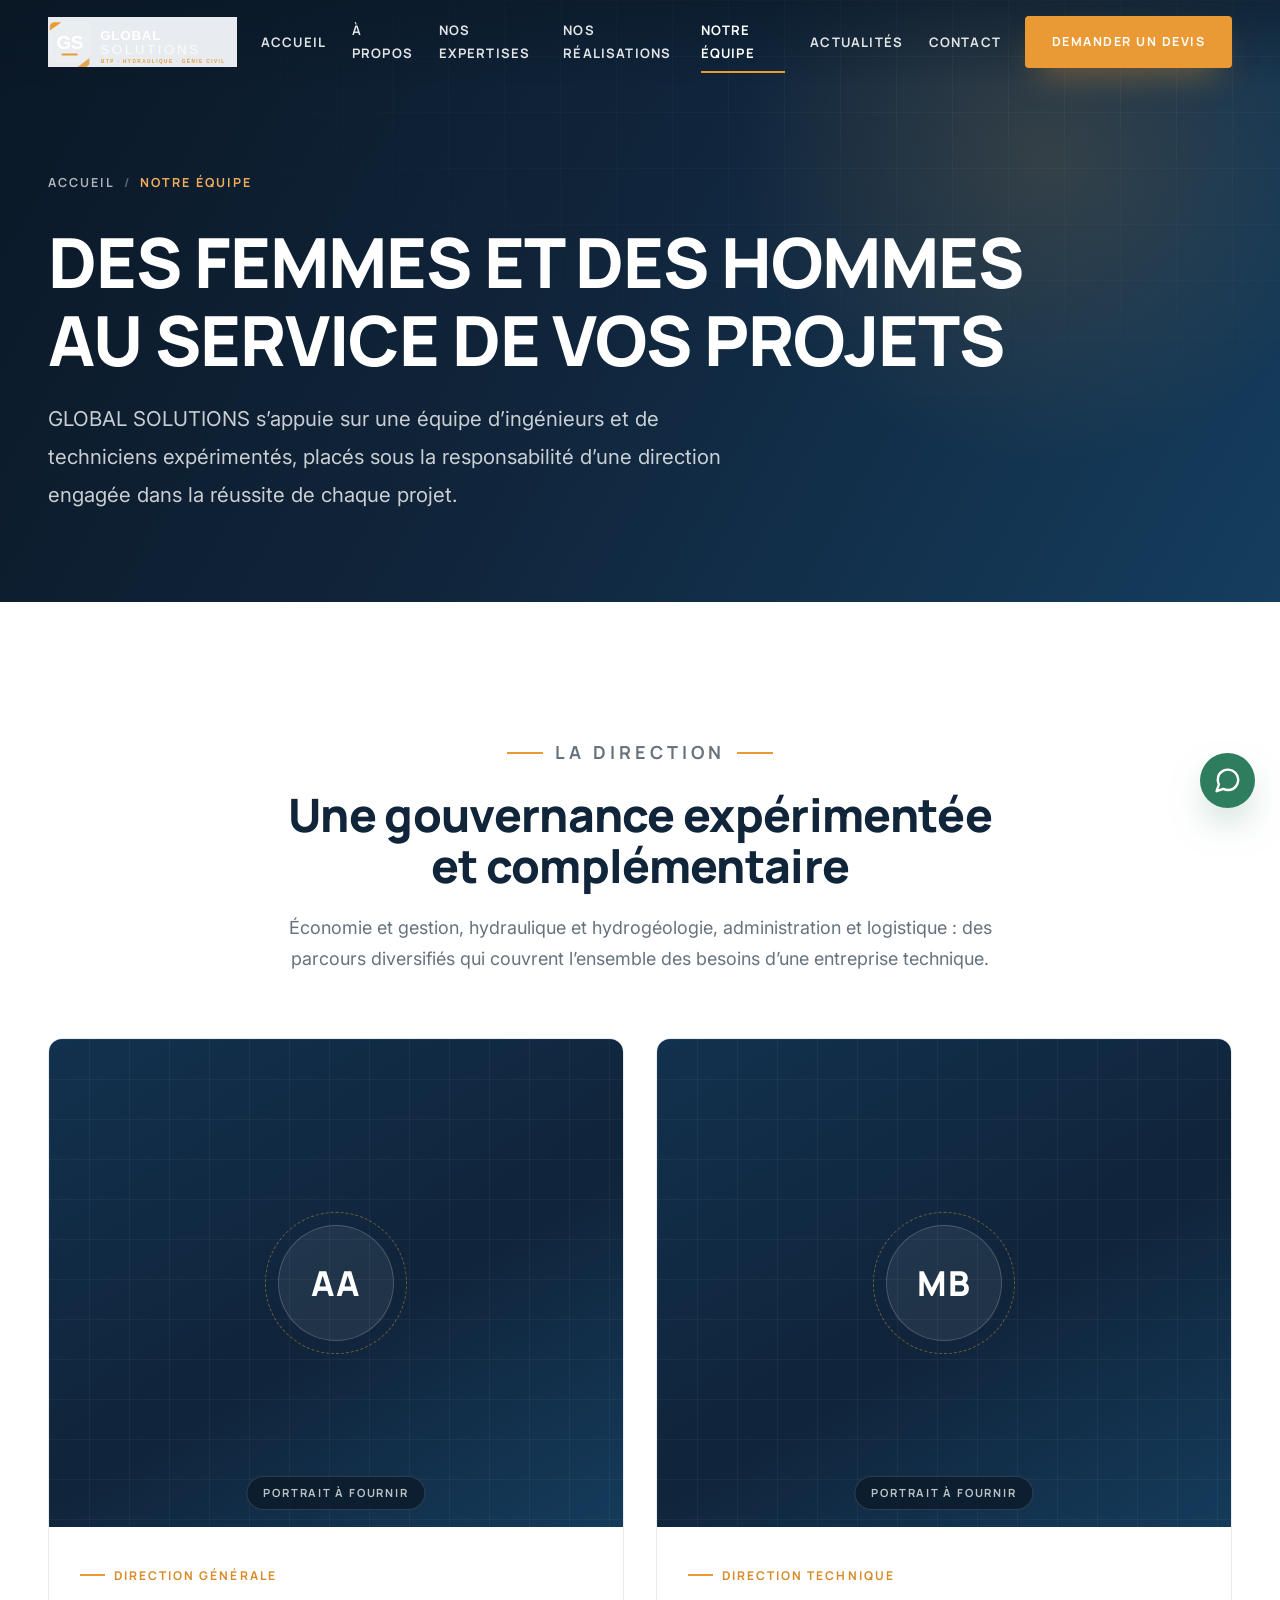
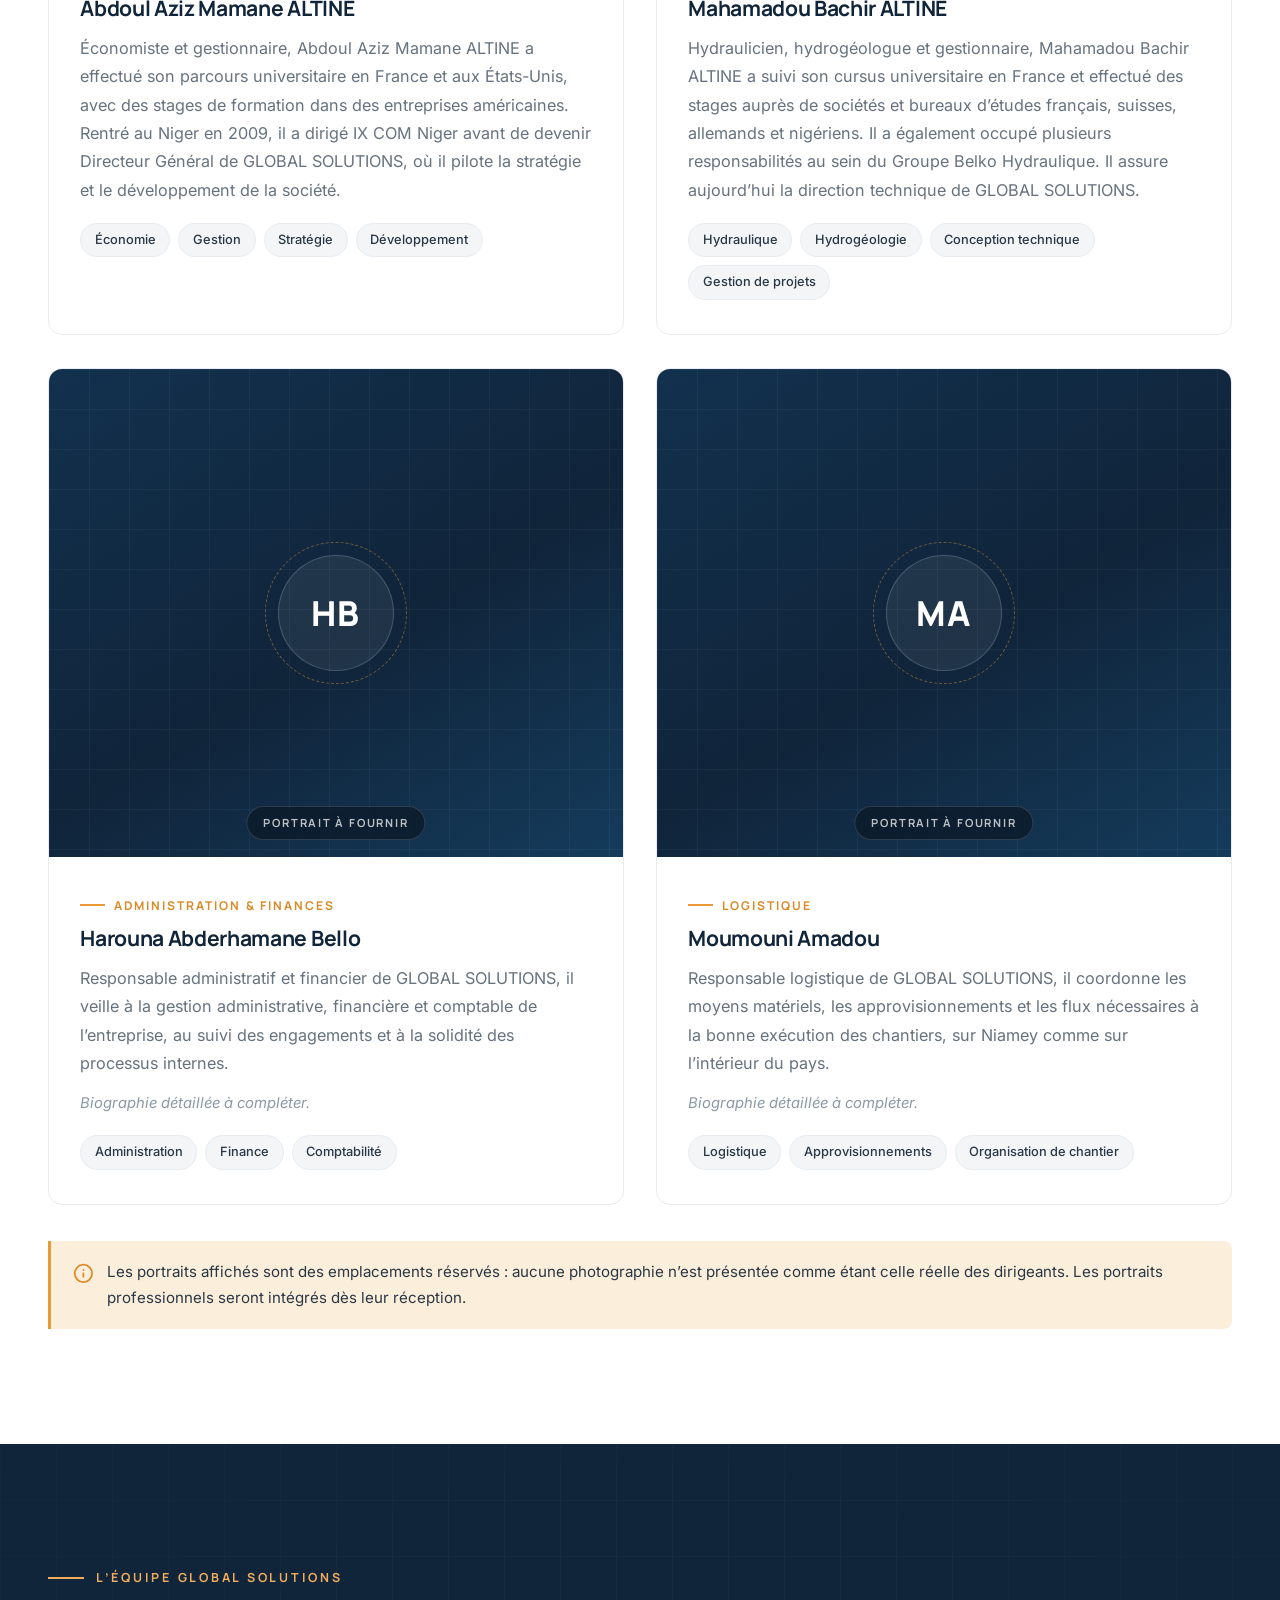
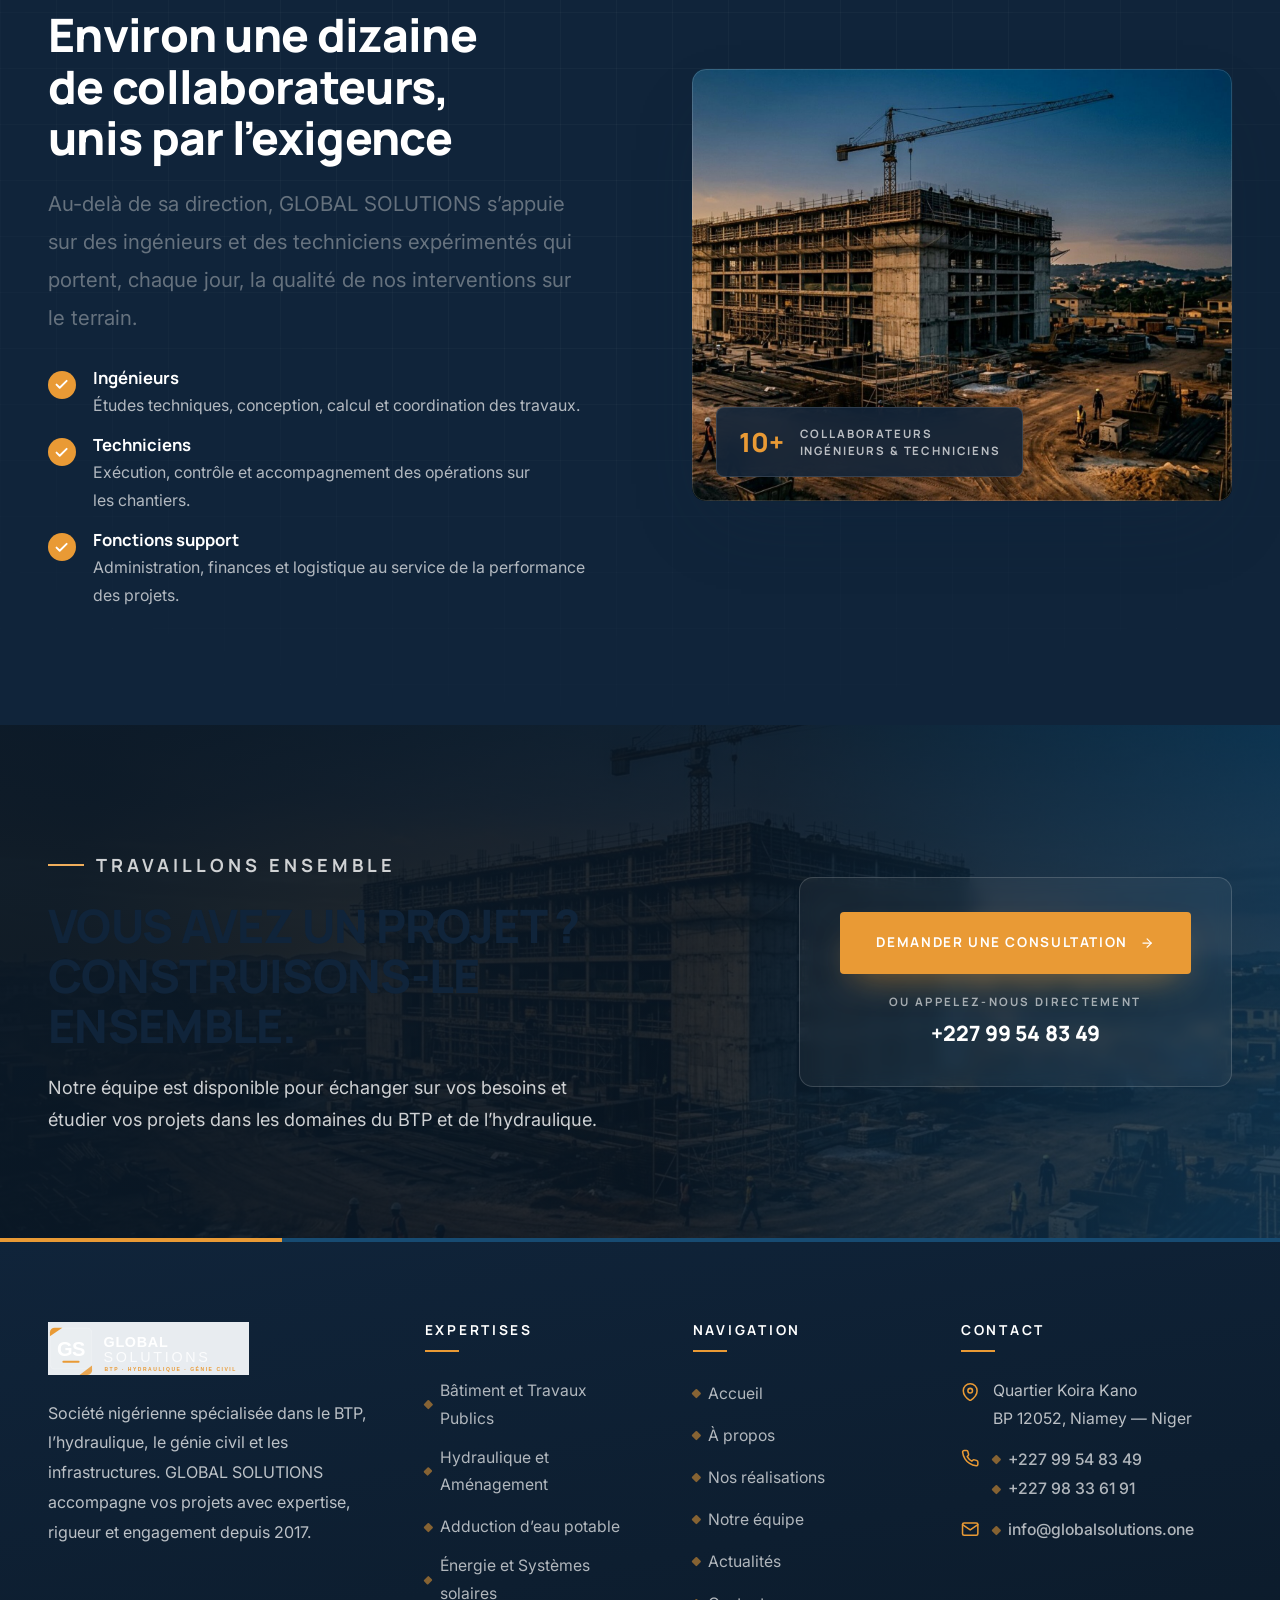
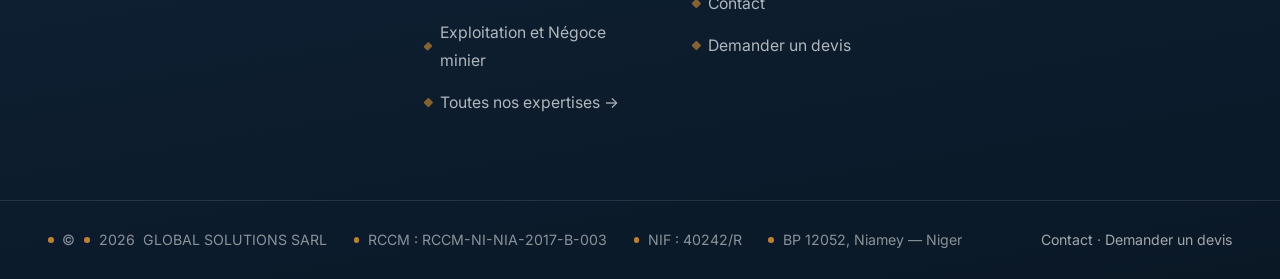
<file: equipe.html>
<!DOCTYPE html>
<html lang="fr">
<head>
  <meta charset="UTF-8">
  <meta name="viewport" content="width=device-width, initial-scale=1.0">
  <title>Notre équipe — La direction de GLOBAL SOLUTIONS SARL | Niger</title>
  <meta name="description" content="Rencontrez la direction de GLOBAL SOLUTIONS : Abdoul Aziz Mamane ALTINE (Directeur Général), Mahamadou Bachir ALTINE (Directeur Technique), Harouna Abderhamane Bello et Moumouni Amadou — une équipe d'ingénieurs et de techniciens au service de vos projets.">
  <meta name="keywords" content="équipe GLOBAL SOLUTIONS, direction technique hydraulique Niger, entreprise BTP Niamey, ingénieurs Niger">
  <meta name="author" content="GLOBAL SOLUTIONS SARL">
  <meta name="robots" content="index, follow">
  <meta name="theme-color" content="#10243A">
  <link rel="canonical" href="https://globalsolutions.one/equipe.html">
  <link rel="alternate" hreflang="fr" href="https://globalsolutions.one/equipe.html">

  <meta property="og:type" content="website">
  <meta property="og:site_name" content="GLOBAL SOLUTIONS">
  <meta property="og:locale" content="fr_FR">
  <meta property="og:title" content="Notre équipe — GLOBAL SOLUTIONS SARL">
  <meta property="og:description" content="Une direction expérimentée et une équipe d'ingénieurs et de techniciens, engagés dans vos projets de BTP et d'hydraulique.">
  <meta property="og:url" content="https://globalsolutions.one/equipe.html">
  <meta property="og:image" content="https://globalsolutions.one/assets/images/about.jpg">
  <meta name="twitter:card" content="summary_large_image">
  <meta name="twitter:title" content="Notre équipe — GLOBAL SOLUTIONS SARL">
  <meta name="twitter:description" content="Découvrez les dirigeants et collaborateurs de GLOBAL SOLUTIONS.">
  <meta name="twitter:image" content="https://globalsolutions.one/assets/images/about.jpg">

  <link rel="icon" type="image/svg+xml" href="assets/logos/favicon.svg">
  <link rel="preconnect" href="https://fonts.googleapis.com">
  <link rel="preconnect" href="https://fonts.gstatic.com" crossorigin>
  <link href="https://fonts.googleapis.com/css2?family=Manrope:wght@500;600;700;800&family=Inter:wght@400;500;600;700&display=swap" rel="stylesheet">
  <link rel="stylesheet" href="css/style.css">
  <link rel="stylesheet" href="css/animations.css">
  <link rel="stylesheet" href="css/responsive.css">

  <script type="application/ld+json">
  {
    "@context": "https://schema.org",
    "@type": "BreadcrumbList",
    "itemListElement": [
      { "@type": "ListItem", "position": 1, "name": "Accueil", "item": "https://globalsolutions.one/" },
      { "@type": "ListItem", "position": 2, "name": "Notre équipe", "item": "https://globalsolutions.one/equipe.html" }
    ]
  }
  </script>
</head>
<body>
  <a class="skip-link" href="#contenu">Aller au contenu principal</a>
  <div class="scroll-progress" aria-hidden="true"></div>

  <header class="site-header" id="top">
    <div class="container header-inner">
      <a href="index.html" class="brand" aria-label="GLOBAL SOLUTIONS — Retour à l'accueil">
        <img src="assets/logos/logo-white.svg" alt="GLOBAL SOLUTIONS — BTP, Hydraulique, Génie civil" width="420" height="112">
      </a>
      <nav class="nav-main" aria-label="Navigation principale">
        <a href="index.html" data-nav>Accueil</a>
        <a href="a-propos.html" data-nav>À propos</a>
        <a href="expertises.html" data-nav>Nos expertises</a>
        <a href="realisations.html" data-nav>Nos réalisations</a>
        <a href="equipe.html" data-nav>Notre équipe</a>
        <a href="actualites.html" data-nav>Actualités</a>
        <a href="contact.html" data-nav>Contact</a>
      </nav>
      <a href="contact.html#formulaire" class="btn btn--primary header-cta">Demander un devis</a>
      <button class="nav-toggle" type="button" aria-expanded="false" aria-controls="menu-mobile" aria-label="Ouvrir le menu">
        <span></span><span></span><span></span>
      </button>
    </div>
    <nav class="nav-mobile" id="menu-mobile" aria-label="Navigation mobile">
      <a href="index.html" data-nav><span class="idx">01</span>Accueil</a>
      <a href="a-propos.html" data-nav><span class="idx">02</span>À propos</a>
      <a href="expertises.html" data-nav><span class="idx">03</span>Nos expertises</a>
      <a href="realisations.html" data-nav><span class="idx">04</span>Nos réalisations</a>
      <a href="equipe.html" data-nav><span class="idx">05</span>Notre équipe</a>
      <a href="actualites.html" data-nav><span class="idx">06</span>Actualités</a>
      <a href="contact.html" data-nav><span class="idx">07</span>Contact</a>
      <a href="contact.html#formulaire" class="btn btn--primary" style="border-bottom:none;">Demander un devis</a>
      <div class="nav-mobile-contact">
        <a href="tel:+22799548349">+227 99 54 83 49</a>
        <a href="mailto:info@globalsolutions.one">info@globalsolutions.one</a>
      </div>
    </nav>
  </header>

  <main id="contenu">

    <section class="page-hero">
      <div class="container">
        <nav aria-label="Fil d’Ariane">
          <ol class="breadcrumb">
            <li><a href="index.html">Accueil</a></li>
            <li><span aria-current="page">Notre équipe</span></li>
          </ol>
        </nav>
        <h1>Des femmes et des hommes au service de vos projets</h1>
        <p class="lead">
          GLOBAL SOLUTIONS s’appuie sur une équipe d’ingénieurs et de techniciens
          expérimentés, placés sous la responsabilité d’une direction engagée dans
          la réussite de chaque projet.
        </p>
      </div>
    </section>

    <!-- ==================== DIRECTION ==================== -->
    <section class="section" id="direction">
      <div class="container">
        <div class="section-head section-head--center" data-reveal>
          <p class="overline">La direction</p>
          <h2>Une gouvernance expérimentée et complémentaire</h2>
          <p>
            Économie et gestion, hydraulique et hydrogéologie, administration et
            logistique : des parcours diversifiés qui couvrent l’ensemble des besoins
            d’une entreprise technique.
          </p>
        </div>

        <div class="grid grid-2">

          <article class="team-card" data-reveal="left">
            <div class="team-portrait">
              <div class="monogram" aria-hidden="true">AA</div>
              <span class="portrait-note">Portrait à fournir</span>
            </div>
            <div class="team-body">
              <div class="team-role">Direction générale</div>
              <h3>Abdoul Aziz Mamane ALTINE</h3>
              <p>
                Économiste et gestionnaire, Abdoul Aziz Mamane ALTINE a effectué son
                parcours universitaire en France et aux États-Unis, avec des stages de
                formation dans des entreprises américaines. Rentré au Niger en 2009, il
                a dirigé IX COM Niger avant de devenir Directeur Général de GLOBAL
                SOLUTIONS, où il pilote la stratégie et le développement de la société.
              </p>
              <div class="team-tags">
                <span>Économie</span>
                <span>Gestion</span>
                <span>Stratégie</span>
                <span>Développement</span>
              </div>
            </div>
          </article>

          <article class="team-card" data-reveal="right">
            <div class="team-portrait">
              <div class="monogram" aria-hidden="true">MB</div>
              <span class="portrait-note">Portrait à fournir</span>
            </div>
            <div class="team-body">
              <div class="team-role">Direction technique</div>
              <h3>Mahamadou Bachir ALTINE</h3>
              <p>
                Hydraulicien, hydrogéologue et gestionnaire, Mahamadou Bachir ALTINE a
                suivi son cursus universitaire en France et effectué des stages auprès
                de sociétés et bureaux d’études français, suisses, allemands et nigériens.
                Il a également occupé plusieurs responsabilités au sein du Groupe Belko
                Hydraulique. Il assure aujourd’hui la direction technique de GLOBAL
                SOLUTIONS.
              </p>
              <div class="team-tags">
                <span>Hydraulique</span>
                <span>Hydrogéologie</span>
                <span>Conception technique</span>
                <span>Gestion de projets</span>
              </div>
            </div>
          </article>

          <article class="team-card" data-reveal="left">
            <div class="team-portrait">
              <div class="monogram" aria-hidden="true">HB</div>
              <span class="portrait-note">Portrait à fournir</span>
            </div>
            <div class="team-body">
              <div class="team-role">Administration &amp; finances</div>
              <h3>Harouna Abderhamane Bello</h3>
              <p>
                Responsable administratif et financier de GLOBAL SOLUTIONS, il veille à
                la gestion administrative, financière et comptable de l’entreprise, au
                suivi des engagements et à la solidité des processus internes.
              </p>
              <p style="font-size:0.925rem; color:var(--gray-400); font-style:italic; margin-top:0.85rem;">
                Biographie détaillée à compléter.
              </p>
              <div class="team-tags">
                <span>Administration</span>
                <span>Finance</span>
                <span>Comptabilité</span>
              </div>
            </div>
          </article>

          <article class="team-card" data-reveal="right">
            <div class="team-portrait">
              <div class="monogram" aria-hidden="true">MA</div>
              <span class="portrait-note">Portrait à fournir</span>
            </div>
            <div class="team-body">
              <div class="team-role">Logistique</div>
              <h3>Moumouni Amadou</h3>
              <p>
                Responsable logistique de GLOBAL SOLUTIONS, il coordonne les moyens
                matériels, les approvisionnements et les flux nécessaires à la bonne
                exécution des chantiers, sur Niamey comme sur l’intérieur du pays.
              </p>
              <p style="font-size:0.925rem; color:var(--gray-400); font-style:italic; margin-top:0.85rem;">
                Biographie détaillée à compléter.
              </p>
              <div class="team-tags">
                <span>Logistique</span>
                <span>Approvisionnements</span>
                <span>Organisation de chantier</span>
              </div>
            </div>
          </article>

        </div>

        <p class="note" data-reveal>
          <svg viewBox="0 0 24 24" fill="none" stroke="currentColor" stroke-width="2" stroke-linecap="round" stroke-linejoin="round" aria-hidden="true"><circle cx="12" cy="12" r="10"/><line x1="12" y1="16" x2="12" y2="12"/><line x1="12" y1="8" x2="12.01" y2="8"/></svg>
          <span>Les portraits affichés sont des emplacements réservés : aucune photographie n’est présentée comme étant celle réelle des dirigeants. Les portraits professionnels seront intégrés dès leur réception.</span>
        </p>
      </div>
    </section>

    <!-- ==================== L'ÉQUIPE ==================== -->
    <section class="section section--dark" id="equipe">
      <div class="container">
        <div class="split">
          <div data-reveal="left">
            <p class="overline overline--light">L’équipe GLOBAL SOLUTIONS</p>
            <h2>Environ une dizaine de collaborateurs, unis par l’exigence</h2>
            <p class="lead" style="margin-top:1.35rem;">
              Au-delà de sa direction, GLOBAL SOLUTIONS s’appuie sur des ingénieurs et
              des techniciens expérimentés qui portent, chaque jour, la qualité de nos
              interventions sur le terrain.
            </p>
            <ul class="check-list">
              <li>
                <span class="ck"><svg viewBox="0 0 24 24" fill="none" stroke="currentColor" stroke-width="3" stroke-linecap="round" stroke-linejoin="round" aria-hidden="true"><polyline points="20 6 9 17 4 12"/></svg></span>
                <div>
                  <h4>Ingénieurs</h4>
                  <p>Études techniques, conception, calcul et coordination des travaux.</p>
                </div>
              </li>
              <li>
                <span class="ck"><svg viewBox="0 0 24 24" fill="none" stroke="currentColor" stroke-width="3" stroke-linecap="round" stroke-linejoin="round" aria-hidden="true"><polyline points="20 6 9 17 4 12"/></svg></span>
                <div>
                  <h4>Techniciens</h4>
                  <p>Exécution, contrôle et accompagnement des opérations sur les chantiers.</p>
                </div>
              </li>
              <li>
                <span class="ck"><svg viewBox="0 0 24 24" fill="none" stroke="currentColor" stroke-width="3" stroke-linecap="round" stroke-linejoin="round" aria-hidden="true"><polyline points="20 6 9 17 4 12"/></svg></span>
                <div>
                  <h4>Fonctions support</h4>
                  <p>Administration, finances et logistique au service de la performance des projets.</p>
                </div>
              </li>
            </ul>
          </div>
          <div class="media-frame" data-reveal="right">
            <img src="assets/images/about.jpg" alt="Chantier de construction — illustration provisoire (photographie d'équipe à intégrer)" data-fade loading="lazy" width="1600" height="1200">
            <div class="frame-badge">
              <div class="fb-value">10+</div>
              <div class="fb-label">Collaborateurs<br>ingénieurs &amp; techniciens</div>
            </div>
          </div>
        </div>
      </div>
    </section>

    <!-- ==================== APPEL À L’ACTION ==================== -->
    <section class="cta-banner" aria-label="Contact">
      <div class="cta-media" aria-hidden="true">
        <img src="assets/images/cta.jpg" alt="" data-fade loading="lazy" width="1920" height="1080">
      </div>
      <div class="cta-overlay" aria-hidden="true"></div>
      <div class="container cta-inner">
        <div class="cta-copy" data-reveal>
          <p class="overline overline--light">Travaillons ensemble</p>
          <h2>Vous avez un projet ?<br>Construisons-le ensemble.</h2>
          <p>
            Notre équipe est disponible pour échanger sur vos besoins et étudier vos
            projets dans les domaines du BTP et de l’hydraulique.
          </p>
        </div>
        <div class="cta-action" data-reveal style="--reveal-delay:.15s">
          <a href="contact.html#formulaire" class="btn btn--primary">
            Demander une consultation
            <svg viewBox="0 0 24 24" fill="none" stroke="currentColor" stroke-width="2" stroke-linecap="round" stroke-linejoin="round" aria-hidden="true"><line x1="5" y1="12" x2="19" y2="12"/><polyline points="12 5 19 12 12 19"/></svg>
          </a>
          <div class="cta-phone">
            <span>Ou appelez-nous directement</span>
            <a href="tel:+22799548349">+227 99 54 83 49</a>
          </div>
        </div>
      </div>
    </section>

  </main>

  <footer class="site-footer">
    <div class="container footer-main">
      <div class="footer-brand">
        <img src="assets/logos/logo-white.svg" alt="GLOBAL SOLUTIONS" width="420" height="112" loading="lazy">
        <p>
          Société nigérienne spécialisée dans le BTP, l’hydraulique, le génie civil
          et les infrastructures. GLOBAL SOLUTIONS accompagne vos projets avec
          expertise, rigueur et engagement depuis 2017.
        </p>
      </div>
      <div class="footer-col">
        <h3>Expertises</h3>
        <ul>
          <li><a href="expertises.html#btp">Bâtiment et Travaux Publics</a></li>
          <li><a href="expertises.html#hydraulique">Hydraulique et Aménagement</a></li>
          <li><a href="expertises.html#adduction">Adduction d’eau potable</a></li>
          <li><a href="expertises.html#energie">Énergie et Systèmes solaires</a></li>
          <li><a href="expertises.html#minier">Exploitation et Négoce minier</a></li>
          <li><a href="expertises.html">Toutes nos expertises →</a></li>
        </ul>
      </div>
      <div class="footer-col">
        <h3>Navigation</h3>
        <ul>
          <li><a href="index.html">Accueil</a></li>
          <li><a href="a-propos.html">À propos</a></li>
          <li><a href="realisations.html">Nos réalisations</a></li>
          <li><a href="equipe.html">Notre équipe</a></li>
          <li><a href="actualites.html">Actualités</a></li>
          <li><a href="contact.html">Contact</a></li>
          <li><a href="contact.html#formulaire">Demander un devis</a></li>
        </ul>
      </div>
      <div class="footer-col">
        <h3>Contact</h3>
        <ul class="footer-contact">
          <li>
            <svg viewBox="0 0 24 24" fill="none" stroke="currentColor" stroke-width="2" stroke-linecap="round" stroke-linejoin="round" aria-hidden="true"><path d="M21 10c0 7-9 13-9 13s-9-6-9-13a9 9 0 0 1 18 0z"/><circle cx="12" cy="10" r="3"/></svg>
            <span>Quartier Koira Kano<br>BP 12052, Niamey — Niger</span>
          </li>
          <li>
            <svg viewBox="0 0 24 24" fill="none" stroke="currentColor" stroke-width="2" stroke-linecap="round" stroke-linejoin="round" aria-hidden="true"><path d="M22 16.92v3a2 2 0 0 1-2.18 2 19.79 19.79 0 0 1-8.63-3.07 19.5 19.5 0 0 1-6-6 19.79 19.79 0 0 1-3.07-8.67A2 2 0 0 1 4.11 2h3a2 2 0 0 1 2 1.72 12.84 12.84 0 0 0 .7 2.81 2 2 0 0 1-.45 2.11L8.09 9.91a16 16 0 0 0 6 6l1.27-1.27a2 2 0 0 1 2.11-.45 12.84 12.84 0 0 0 2.81.7A2 2 0 0 1 22 16.92z"/></svg>
            <span><a href="tel:+22799548349">+227 99 54 83 49</a><br><a href="tel:+22798336191">+227 98 33 61 91</a></span>
          </li>
          <li>
            <svg viewBox="0 0 24 24" fill="none" stroke="currentColor" stroke-width="2" stroke-linecap="round" stroke-linejoin="round" aria-hidden="true"><path d="M4 4h16c1.1 0 2 .9 2 2v12c0 1.1-.9 2-2 2H4c-1.1 0-2-.9-2-2V6c0-1.1.9-2 2-2z"/><polyline points="22,6 12,13 2,6"/></svg>
            <span><a href="mailto:info@globalsolutions.one">info@globalsolutions.one</a></span>
          </li>
        </ul>
      </div>
    </div>
    <div class="footer-legal">
      <div class="container footer-legal-inner">
        <div class="legal-ids">
          <span>© <span data-year>2026</span> GLOBAL SOLUTIONS SARL</span>
          <span>RCCM : RCCM-NI-NIA-2017-B-003</span>
          <span>NIF : 40242/R</span>
          <span>BP 12052, Niamey — Niger</span>
        </div>
        <div>
          <a href="contact.html">Contact</a> ·
          <a href="contact.html#formulaire">Demander un devis</a>
        </div>
      </div>
    </div>
  </footer>

  <a class="whatsapp-float" href="https://wa.me/22799548349" target="_blank" rel="noopener noreferrer" aria-label="Contacter GLOBAL SOLUTIONS sur WhatsApp">
    <svg viewBox="0 0 24 24" fill="none" stroke="currentColor" stroke-width="2" stroke-linecap="round" stroke-linejoin="round" aria-hidden="true"><path d="M21 11.5a8.38 8.38 0 0 1-.9 3.8 8.5 8.5 0 0 1-7.6 4.7 8.38 8.38 0 0 1-3.8-.9L3 21l1.9-5.7a8.38 8.38 0 0 1-.9-3.8 8.5 8.5 0 0 1 4.7-7.6 8.38 8.38 0 0 1 3.8-.9h.5a8.48 8.48 0 0 1 8 8v.5z"/></svg>
  </a>
  <button class="back-to-top" type="button" aria-label="Retour en haut de la page">
    <svg viewBox="0 0 24 24" fill="none" stroke="currentColor" stroke-width="2" stroke-linecap="round" stroke-linejoin="round" aria-hidden="true"><polyline points="18 15 12 9 6 15"/></svg>
  </button>

  <script src="js/main.js" defer></script>
  <script src="js/navigation.js" defer></script>
</body>
</html>
</file>
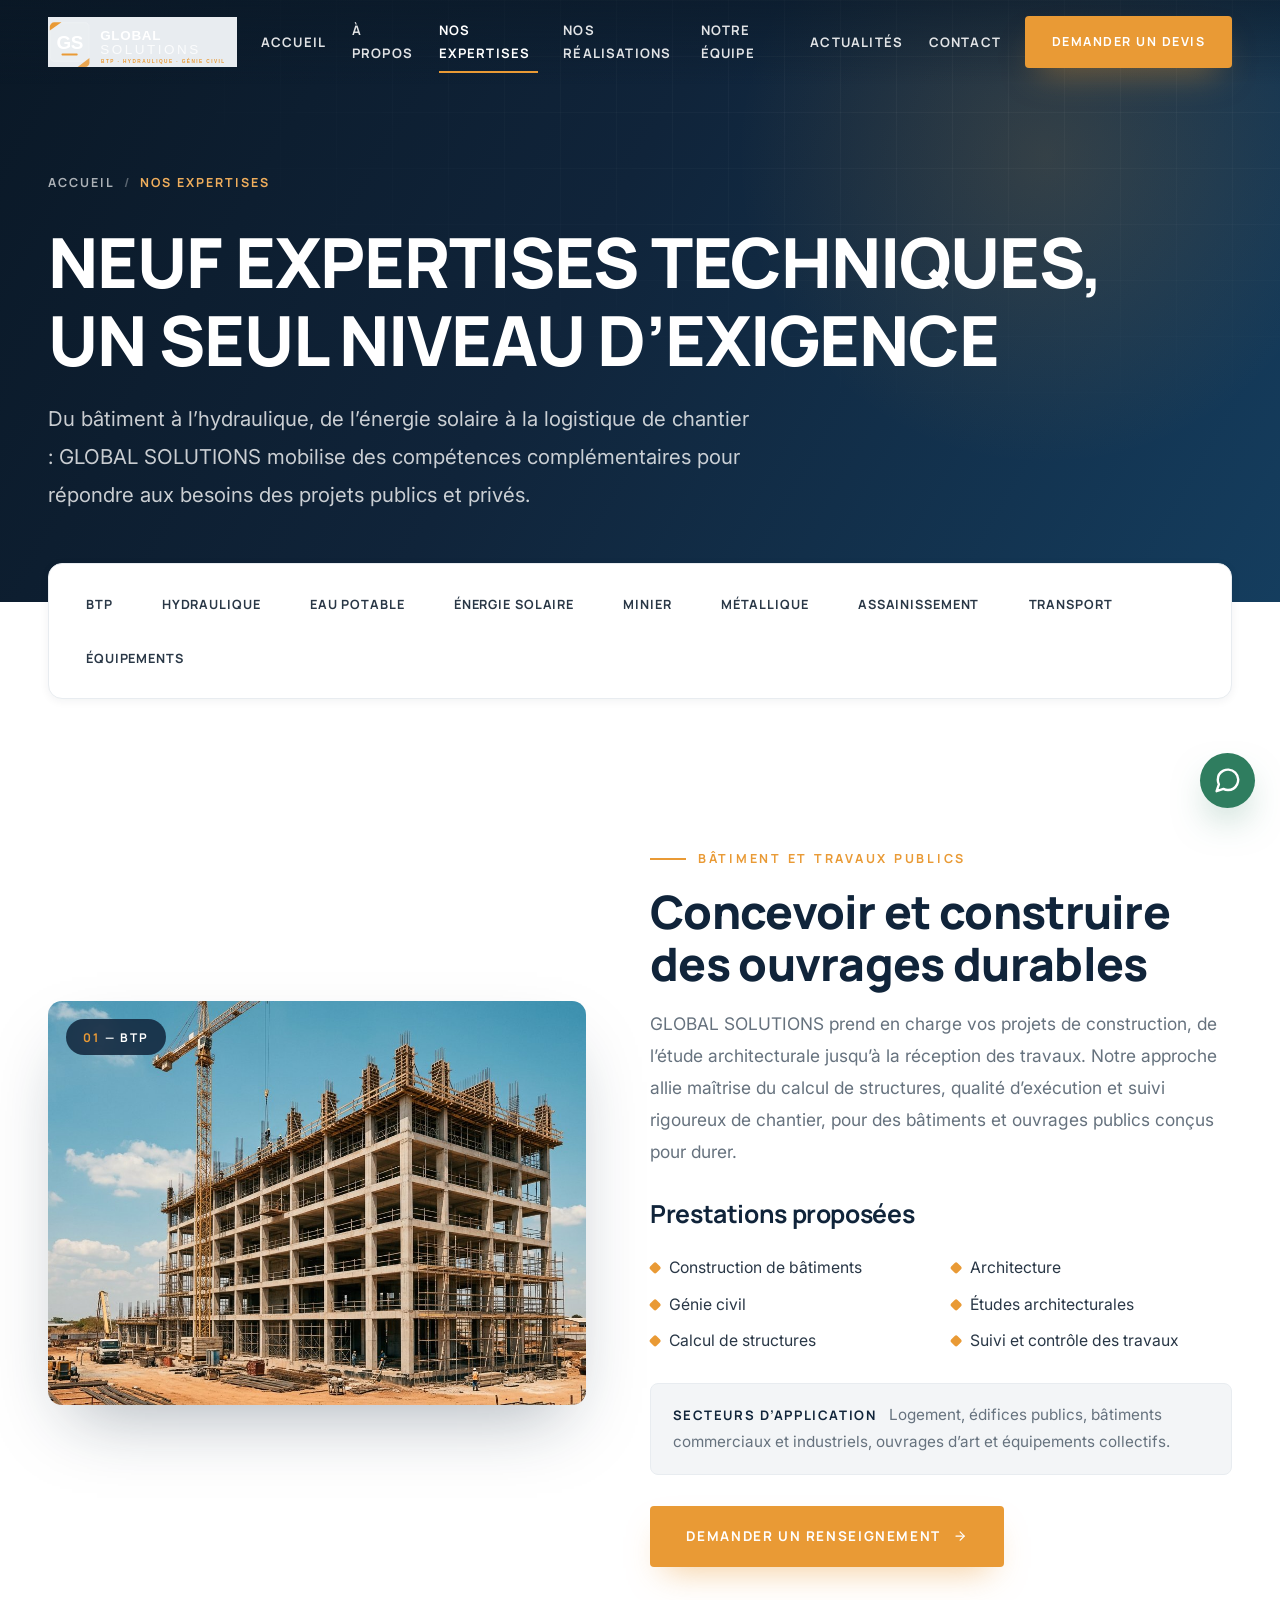
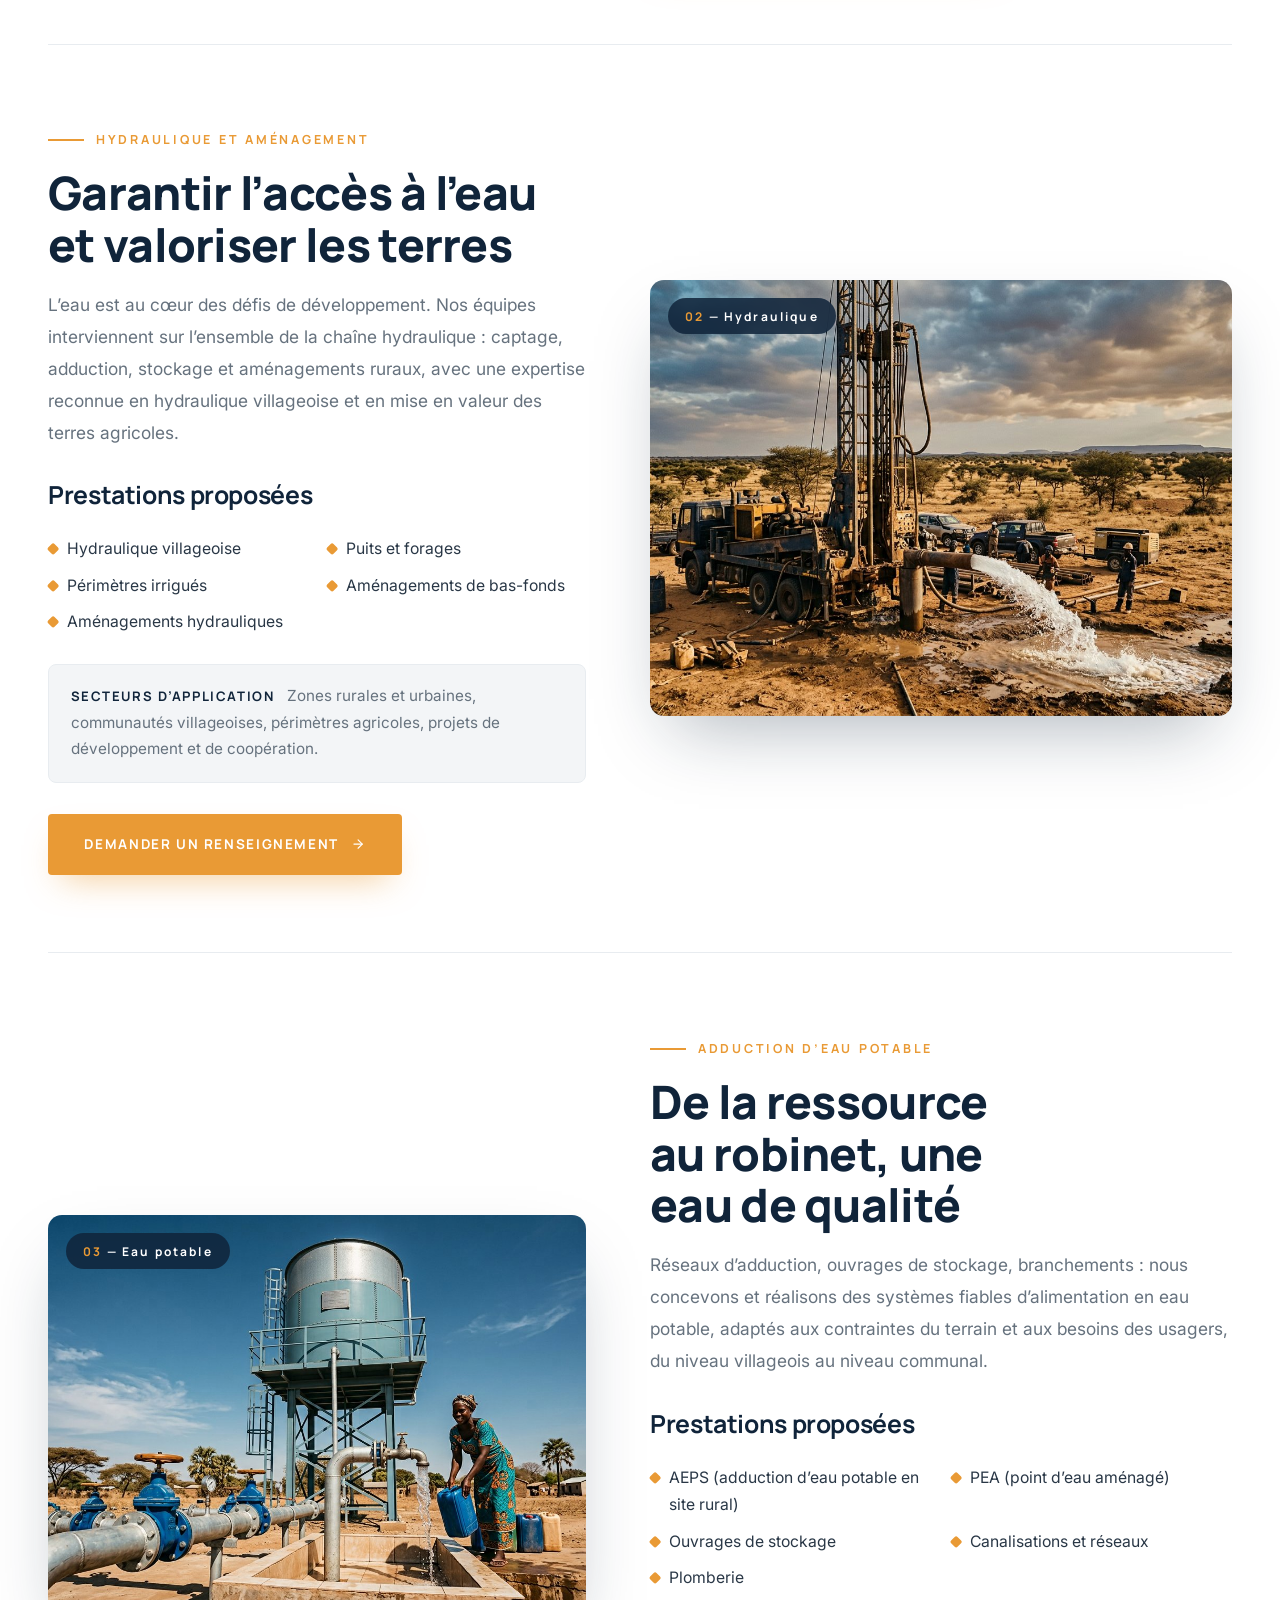
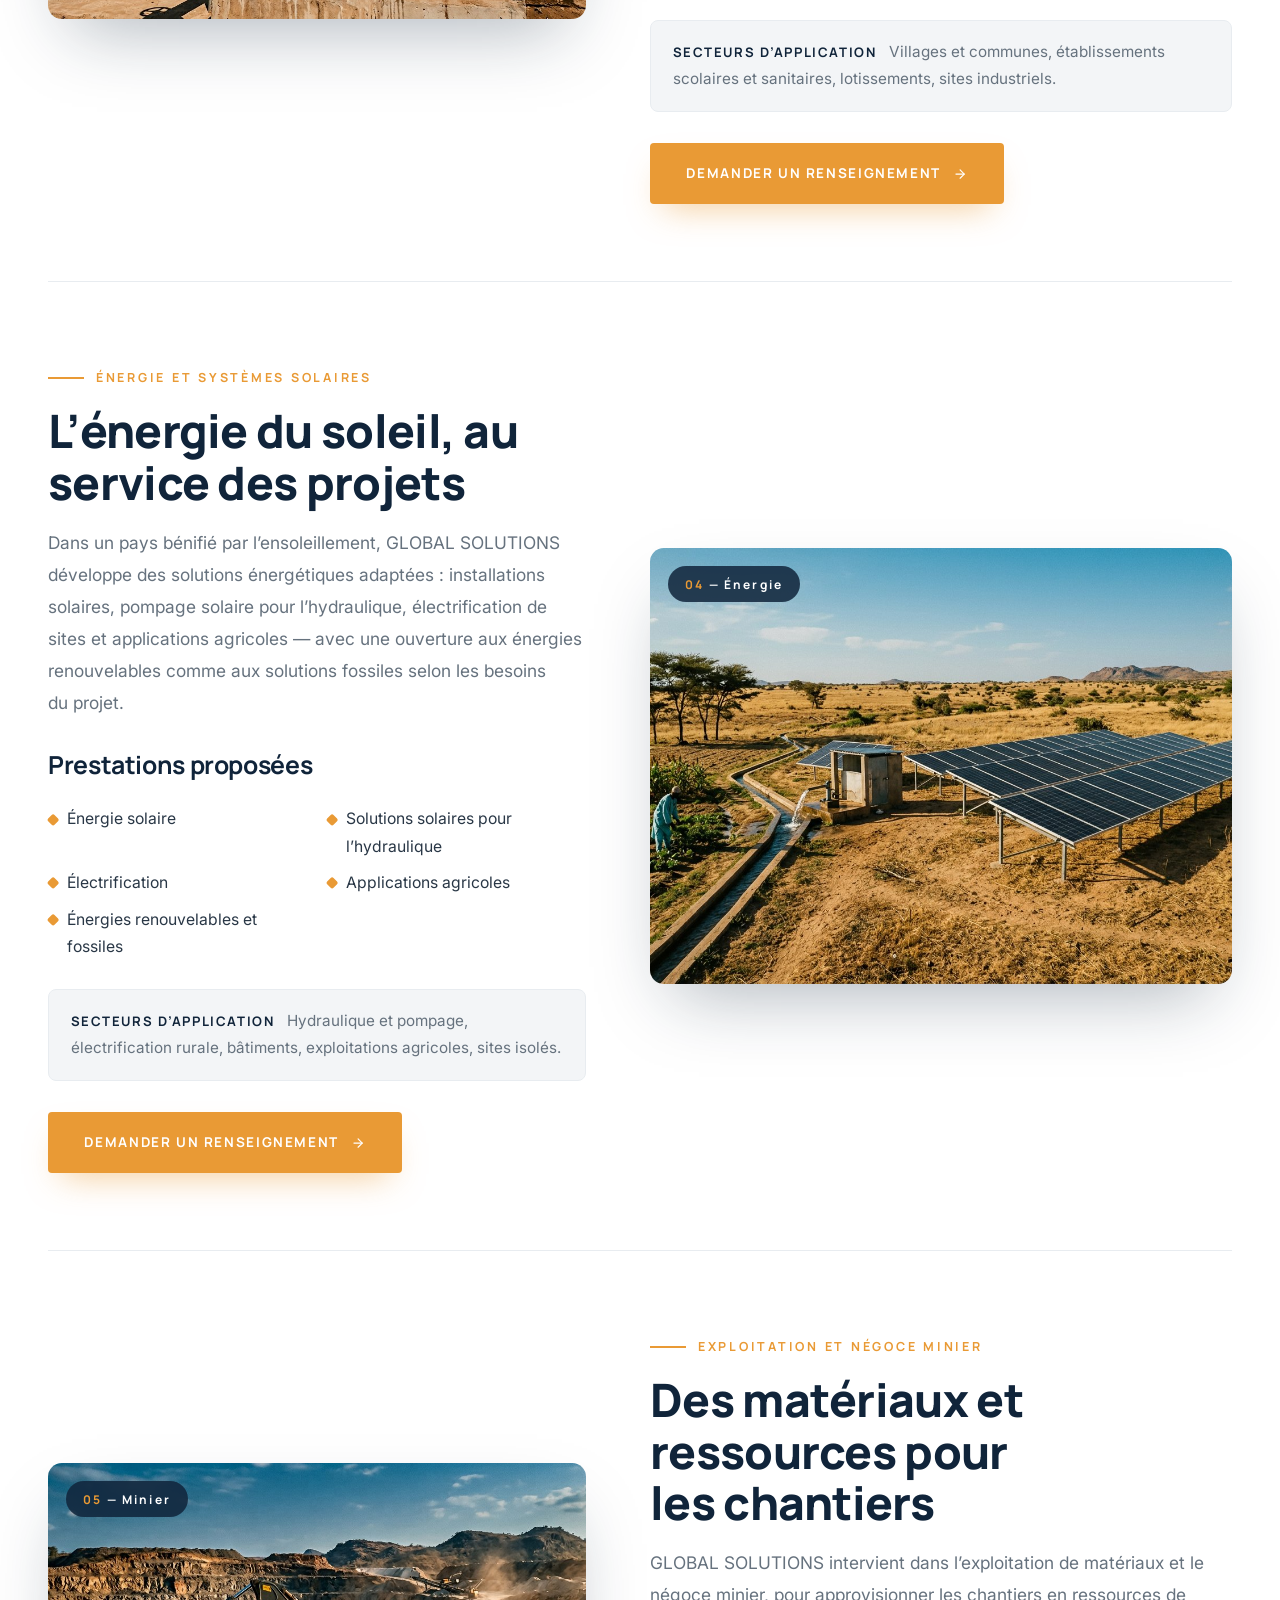
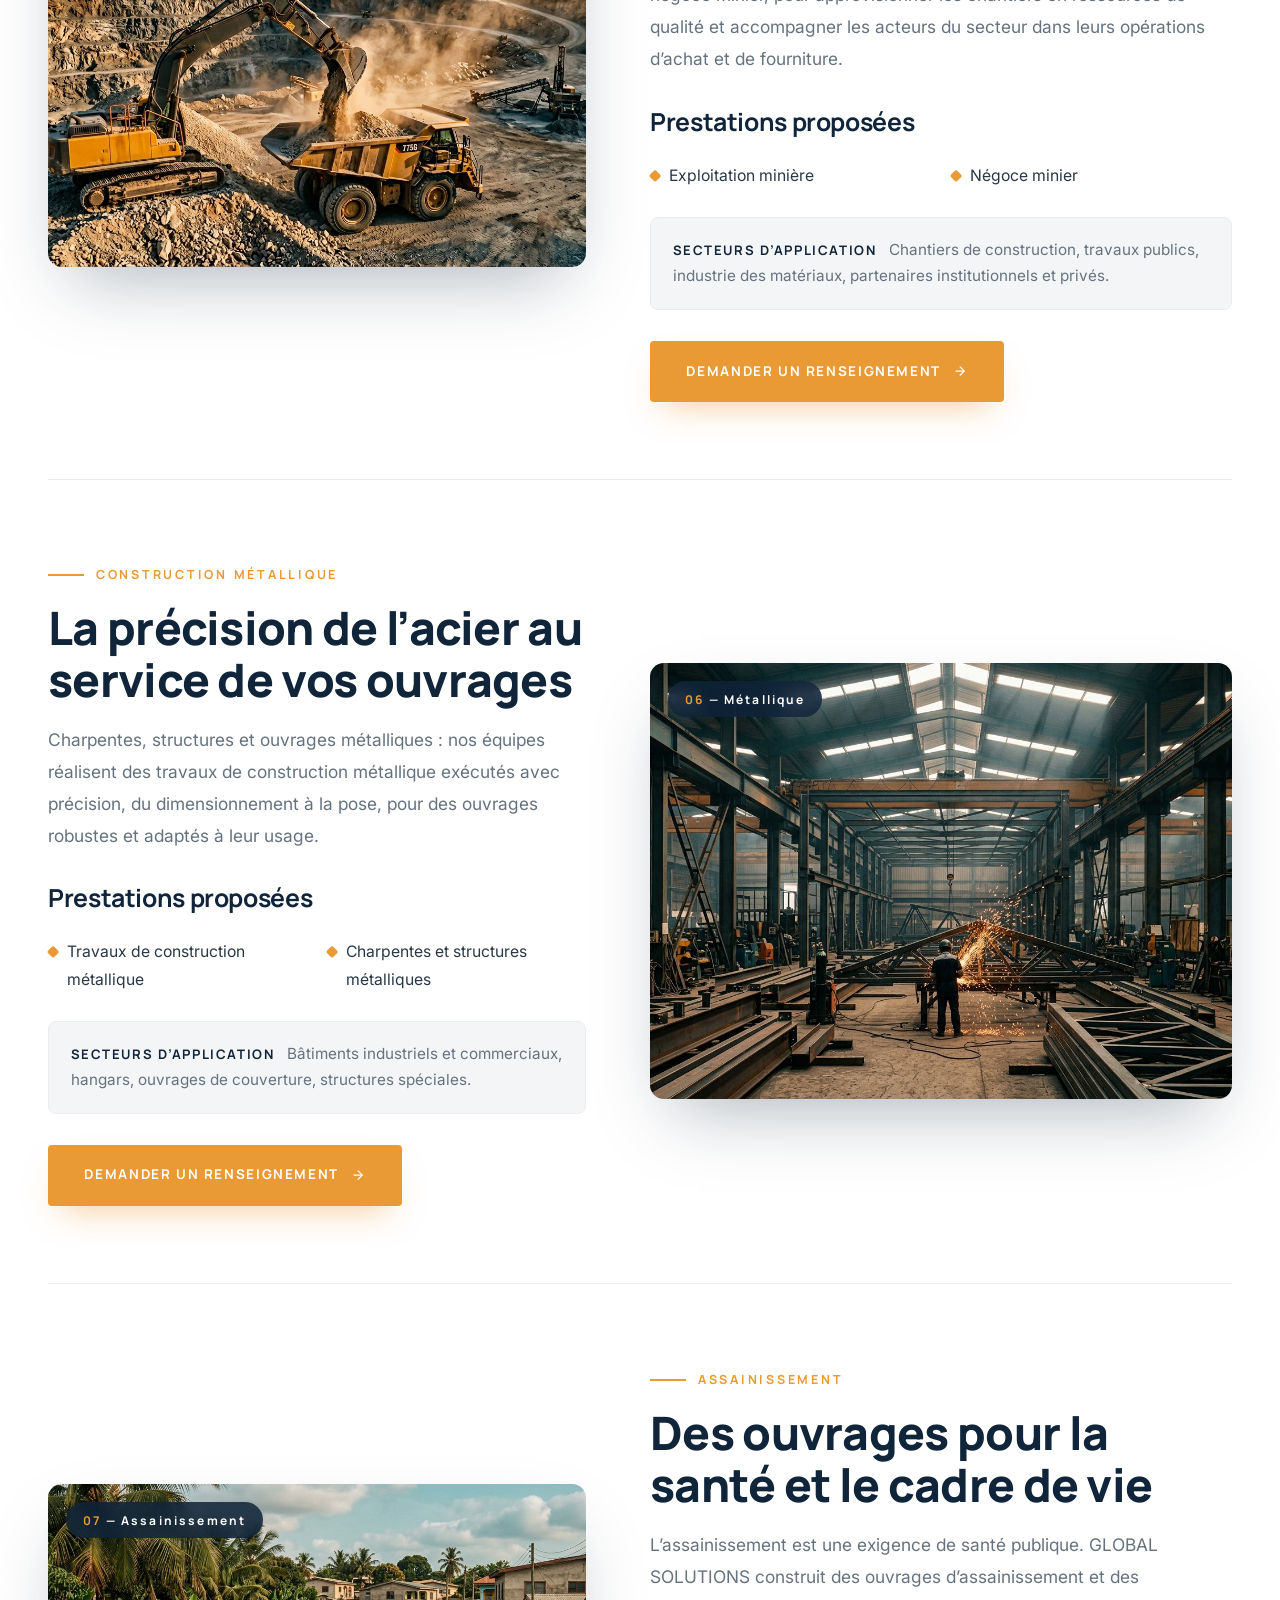
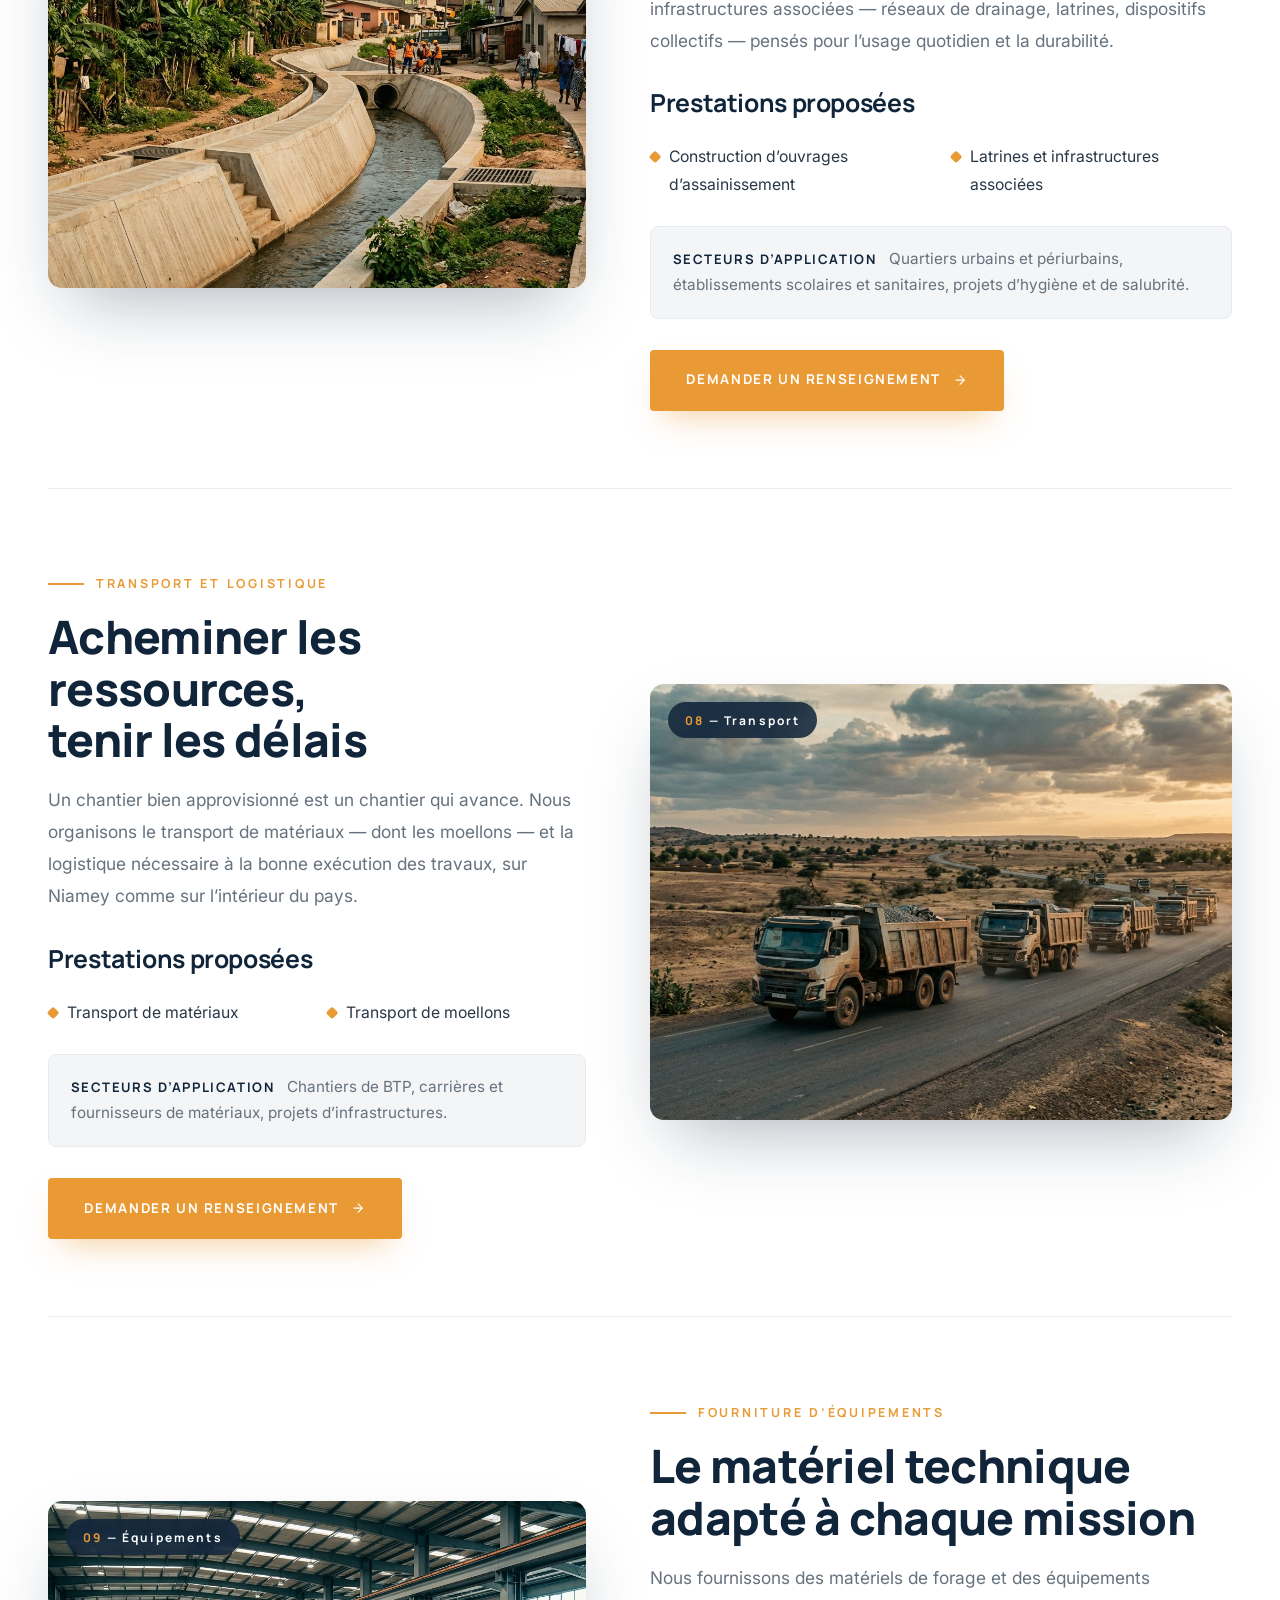
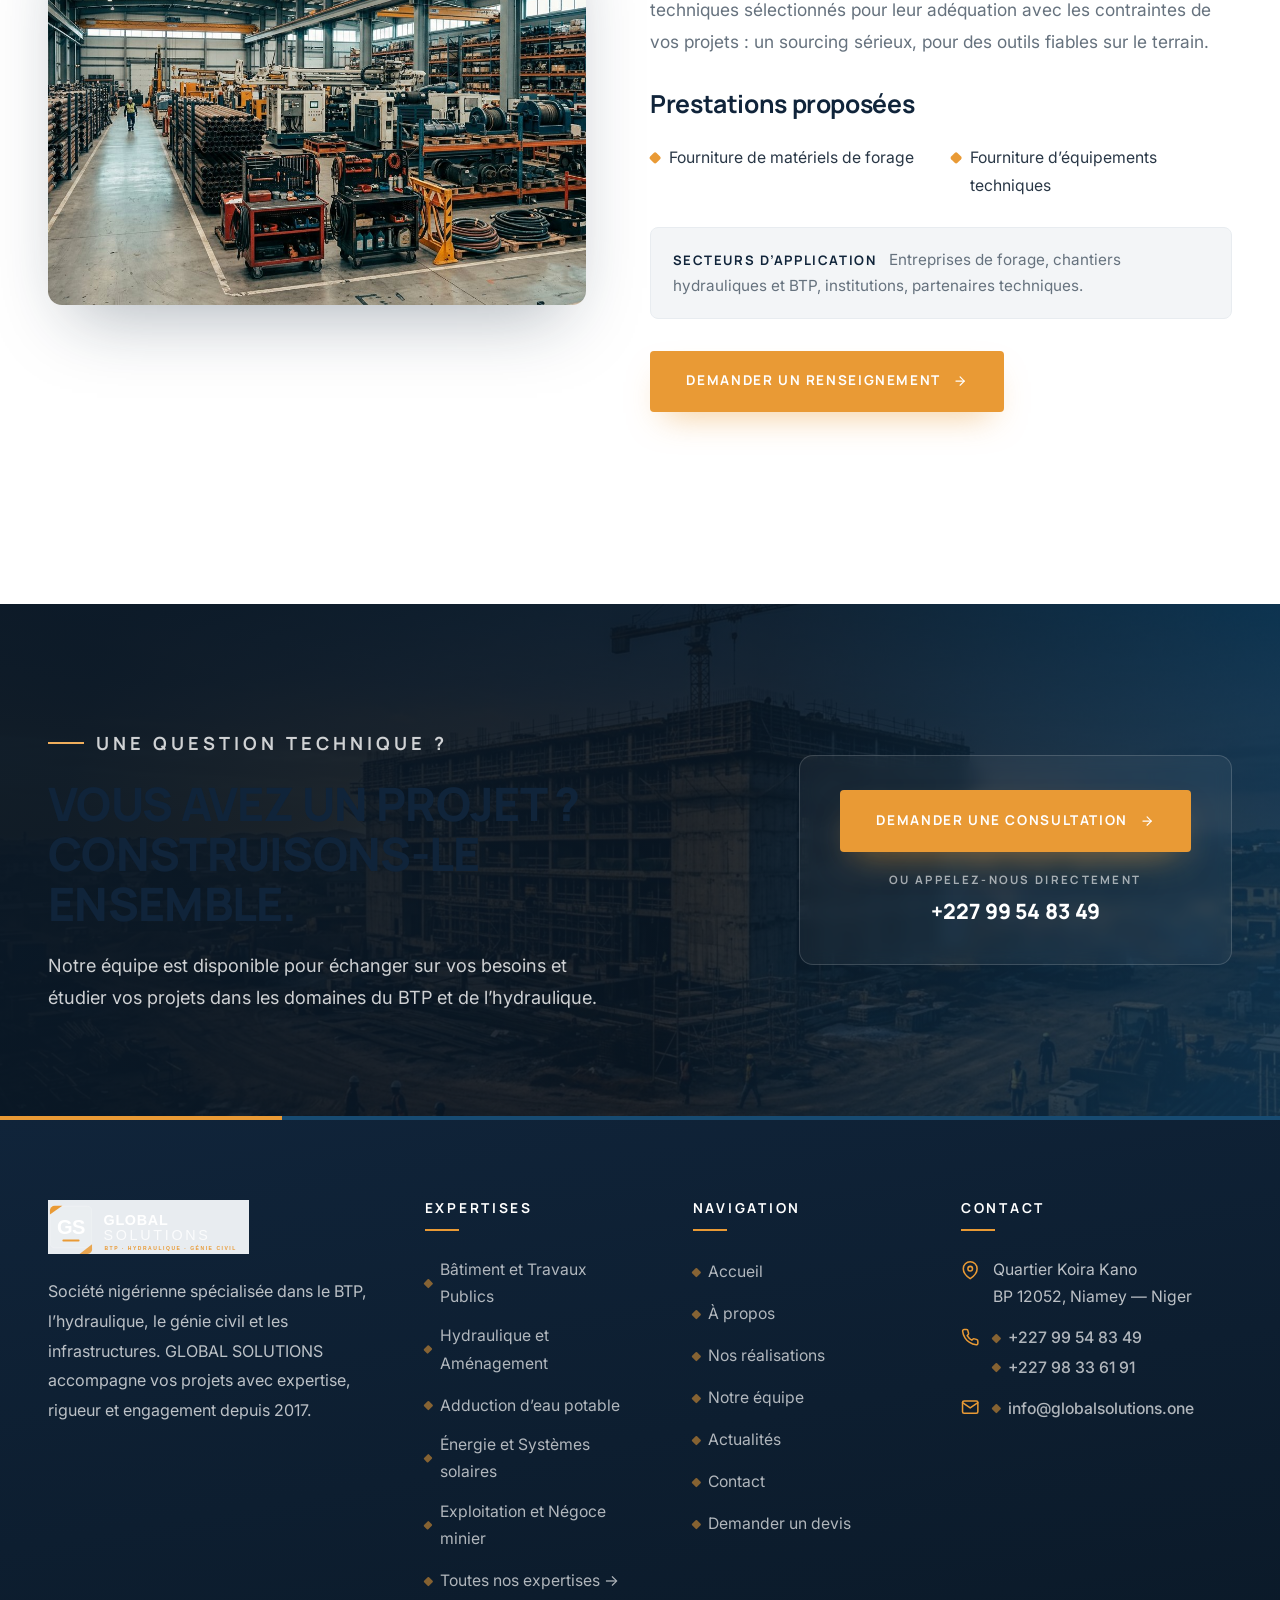
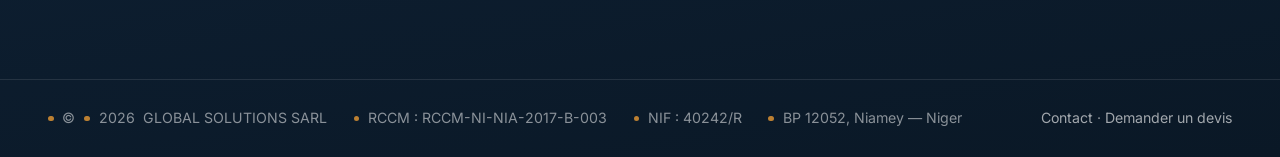
<file: expertises.html>
<!DOCTYPE html>
<html lang="fr">
<head>
  <meta charset="UTF-8">
  <meta name="viewport" content="width=device-width, initial-scale=1.0">
  <title>Nos expertises — BTP, Hydraulique, Adduction d’eau &amp; Énergie solaire | GLOBAL SOLUTIONS Niger</title>
  <meta name="description" content="Bâtiment et travaux publics, hydraulique villageoise, forages, adduction d'eau potable (AEPS/PEA), énergie solaire, construction métallique, assainissement, transport et fourniture d'équipements : découvrez les 9 expertises de GLOBAL SOLUTIONS au Niger.">
  <meta name="keywords" content="forage et hydraulique villageoise, adduction d'eau potable Niger, construction de bâtiments Niamey, énergie solaire Niger, aménagement hydraulique, entreprise BTP au Niger">
  <meta name="author" content="GLOBAL SOLUTIONS SARL">
  <meta name="robots" content="index, follow">
  <meta name="theme-color" content="#10243A">
  <link rel="canonical" href="https://globalsolutions.one/expertises.html">
  <link rel="alternate" hreflang="fr" href="https://globalsolutions.one/expertises.html">

  <meta property="og:type" content="website">
  <meta property="og:site_name" content="GLOBAL SOLUTIONS">
  <meta property="og:locale" content="fr_FR">
  <meta property="og:title" content="Nos expertises — GLOBAL SOLUTIONS | BTP & Hydraulique au Niger">
  <meta property="og:description" content="Neuf domaines d'activité complémentaires, de la construction à l'hydraulique en passant par l'énergie solaire et la logistique.">
  <meta property="og:url" content="https://globalsolutions.one/expertises.html">
  <meta property="og:image" content="https://globalsolutions.one/assets/images/expertise-btp.jpg">
  <meta name="twitter:card" content="summary_large_image">
  <meta name="twitter:title" content="Nos expertises — GLOBAL SOLUTIONS">
  <meta name="twitter:description" content="BTP, hydraulique, forages, adduction d'eau, énergie solaire, métallique, assainissement, transport et équipements.">
  <meta name="twitter:image" content="https://globalsolutions.one/assets/images/expertise-btp.jpg">

  <link rel="icon" type="image/svg+xml" href="assets/logos/favicon.svg">
  <link rel="preconnect" href="https://fonts.googleapis.com">
  <link rel="preconnect" href="https://fonts.gstatic.com" crossorigin>
  <link href="https://fonts.googleapis.com/css2?family=Manrope:wght@500;600;700;800&family=Inter:wght@400;500;600;700&display=swap" rel="stylesheet">
  <link rel="stylesheet" href="css/style.css">
  <link rel="stylesheet" href="css/animations.css">
  <link rel="stylesheet" href="css/responsive.css">

  <script type="application/ld+json">
  {
    "@context": "https://schema.org",
    "@type": "BreadcrumbList",
    "itemListElement": [
      { "@type": "ListItem", "position": 1, "name": "Accueil", "item": "https://globalsolutions.one/" },
      { "@type": "ListItem", "position": 2, "name": "Nos expertises", "item": "https://globalsolutions.one/expertises.html" }
    ]
  }
  </script>
  <script type="application/ld+json">
  {
    "@context": "https://schema.org",
    "@type": "ItemList",
    "name": "Expertises de GLOBAL SOLUTIONS",
    "itemListElement": [
      { "@type": "ListItem", "position": 1, "name": "Bâtiment et Travaux Publics" },
      { "@type": "ListItem", "position": 2, "name": "Hydraulique et Aménagement" },
      { "@type": "ListItem", "position": 3, "name": "Adduction d’eau potable" },
      { "@type": "ListItem", "position": 4, "name": "Énergie et Systèmes solaires" },
      { "@type": "ListItem", "position": 5, "name": "Exploitation et Négoce minier" },
      { "@type": "ListItem", "position": 6, "name": "Construction métallique" },
      { "@type": "ListItem", "position": 7, "name": "Assainissement" },
      { "@type": "ListItem", "position": 8, "name": "Transport et Logistique" },
      { "@type": "ListItem", "position": 9, "name": "Fourniture d’équipements" }
    ]
  }
  </script>
</head>
<body>
  <a class="skip-link" href="#contenu">Aller au contenu principal</a>
  <div class="scroll-progress" aria-hidden="true"></div>

  <header class="site-header" id="top">
    <div class="container header-inner">
      <a href="index.html" class="brand" aria-label="GLOBAL SOLUTIONS — Retour à l'accueil">
        <img src="assets/logos/logo-white.svg" alt="GLOBAL SOLUTIONS — BTP, Hydraulique, Génie civil" width="420" height="112">
      </a>
      <nav class="nav-main" aria-label="Navigation principale">
        <a href="index.html" data-nav>Accueil</a>
        <a href="a-propos.html" data-nav>À propos</a>
        <a href="expertises.html" data-nav>Nos expertises</a>
        <a href="realisations.html" data-nav>Nos réalisations</a>
        <a href="equipe.html" data-nav>Notre équipe</a>
        <a href="actualites.html" data-nav>Actualités</a>
        <a href="contact.html" data-nav>Contact</a>
      </nav>
      <a href="contact.html#formulaire" class="btn btn--primary header-cta">Demander un devis</a>
      <button class="nav-toggle" type="button" aria-expanded="false" aria-controls="menu-mobile" aria-label="Ouvrir le menu">
        <span></span><span></span><span></span>
      </button>
    </div>
    <nav class="nav-mobile" id="menu-mobile" aria-label="Navigation mobile">
      <a href="index.html" data-nav><span class="idx">01</span>Accueil</a>
      <a href="a-propos.html" data-nav><span class="idx">02</span>À propos</a>
      <a href="expertises.html" data-nav><span class="idx">03</span>Nos expertises</a>
      <a href="realisations.html" data-nav><span class="idx">04</span>Nos réalisations</a>
      <a href="equipe.html" data-nav><span class="idx">05</span>Notre équipe</a>
      <a href="actualites.html" data-nav><span class="idx">06</span>Actualités</a>
      <a href="contact.html" data-nav><span class="idx">07</span>Contact</a>
      <a href="contact.html#formulaire" class="btn btn--primary" style="border-bottom:none;">Demander un devis</a>
      <div class="nav-mobile-contact">
        <a href="tel:+22799548349">+227 99 54 83 49</a>
        <a href="mailto:info@globalsolutions.one">info@globalsolutions.one</a>
      </div>
    </nav>
  </header>

  <main id="contenu">

    <section class="page-hero">
      <div class="container">
        <nav aria-label="Fil d’Ariane">
          <ol class="breadcrumb">
            <li><a href="index.html">Accueil</a></li>
            <li><span aria-current="page">Nos expertises</span></li>
          </ol>
        </nav>
        <h1>Neuf expertises techniques, un seul niveau d’exigence</h1>
        <p class="lead">
          Du bâtiment à l’hydraulique, de l’énergie solaire à la logistique de chantier :
          GLOBAL SOLUTIONS mobilise des compétences complémentaires pour répondre aux
          besoins des projets publics et privés.
        </p>
      </div>
    </section>

    <div class="container">
      <nav class="expertise-nav" aria-label="Navigation entre les expertises">
        <a href="#btp">BTP</a>
        <a href="#hydraulique">Hydraulique</a>
        <a href="#adduction">Eau potable</a>
        <a href="#energie">Énergie solaire</a>
        <a href="#minier">Minier</a>
        <a href="#metallique">Métallique</a>
        <a href="#assainissement">Assainissement</a>
        <a href="#transport">Transport</a>
        <a href="#equipements">Équipements</a>
      </nav>
    </div>

    <section class="section" style="padding-top:clamp(2.5rem,5vw,4rem);">
      <div class="container">

        <!-- 01 — BTP -->
        <article class="expertise-block" id="btp">
          <div class="expertise-media" data-reveal="left">
            <img src="assets/images/expertise-btp.jpg" alt="Construction d’un bâtiment moderne : structure béton et échafaudages" data-fade loading="lazy" width="1600" height="1200">
            <span class="em-num"><em>01</em> — BTP</span>
          </div>
          <div class="expertise-content" data-reveal="right">
            <p class="overline">Bâtiment et Travaux Publics</p>
            <h2>Concevoir et construire des ouvrages durables</h2>
            <p class="lead-sm">
              GLOBAL SOLUTIONS prend en charge vos projets de construction, de l’étude
              architecturale jusqu’à la réception des travaux. Notre approche allie
              maîtrise du calcul de structures, qualité d’exécution et suivi rigoureux
              de chantier, pour des bâtiments et ouvrages publics conçus pour durer.
            </p>
            <h3 class="mt-2">Prestations proposées</h3>
            <ul class="prestations">
              <li>Construction de bâtiments</li>
              <li>Architecture</li>
              <li>Génie civil</li>
              <li>Études architecturales</li>
              <li>Calcul de structures</li>
              <li>Suivi et contrôle des travaux</li>
            </ul>
            <div class="sectors">
              <strong>Secteurs d’application</strong>
              Logement, édifices publics, bâtiments commerciaux et industriels, ouvrages d’art et équipements collectifs.
            </div>
            <div class="btn-row">
              <a href="contact.html?domaine=Bâtiment et Travaux Publics#formulaire" class="btn btn--primary">
                Demander un renseignement
                <svg viewBox="0 0 24 24" fill="none" stroke="currentColor" stroke-width="2" stroke-linecap="round" stroke-linejoin="round" aria-hidden="true"><line x1="5" y1="12" x2="19" y2="12"/><polyline points="12 5 19 12 12 19"/></svg>
              </a>
            </div>
          </div>
        </article>

        <!-- 02 — Hydraulique -->
        <article class="expertise-block" id="hydraulique">
          <div class="expertise-media" data-reveal="right">
            <img src="assets/images/expertise-hydraulique.jpg" alt="Forage hydraulique en exploitation dans une zone rurale du Sahel" data-fade loading="lazy" width="1600" height="1200">
            <span class="em-num"><em>02</em> — Hydraulique</span>
          </div>
          <div class="expertise-content" data-reveal="left">
            <p class="overline">Hydraulique et Aménagement</p>
            <h2>Garantir l’accès à l’eau et valoriser les terres</h2>
            <p class="lead-sm">
              L’eau est au cœur des défis de développement. Nos équipes interviennent
              sur l’ensemble de la chaîne hydraulique : captage, adduction, stockage et
              aménagements ruraux, avec une expertise reconnue en hydraulique villageoise
              et en mise en valeur des terres agricoles.
            </p>
            <h3 class="mt-2">Prestations proposées</h3>
            <ul class="prestations">
              <li>Hydraulique villageoise</li>
              <li>Puits et forages</li>
              <li>Périmètres irrigués</li>
              <li>Aménagements de bas-fonds</li>
              <li>Aménagements hydrauliques</li>
            </ul>
            <div class="sectors">
              <strong>Secteurs d’application</strong>
              Zones rurales et urbaines, communautés villageoises, périmètres agricoles, projets de développement et de coopération.
            </div>
            <div class="btn-row">
              <a href="contact.html?domaine=Hydraulique et Aménagement#formulaire" class="btn btn--primary">
                Demander un renseignement
                <svg viewBox="0 0 24 24" fill="none" stroke="currentColor" stroke-width="2" stroke-linecap="round" stroke-linejoin="round" aria-hidden="true"><line x1="5" y1="12" x2="19" y2="12"/><polyline points="12 5 19 12 12 19"/></svg>
              </a>
            </div>
          </div>
        </article>

        <!-- 03 — Adduction -->
        <article class="expertise-block" id="adduction">
          <div class="expertise-media" data-reveal="left">
            <img src="assets/images/expertise-eau.jpg" alt="Réservoir de stockage d’eau potable et canalisations de distribution" data-fade loading="lazy" width="1600" height="1200">
            <span class="em-num"><em>03</em> — Eau potable</span>
          </div>
          <div class="expertise-content" data-reveal="right">
            <p class="overline">Adduction d’eau potable</p>
            <h2>De la ressource au robinet, une eau de qualité</h2>
            <p class="lead-sm">
              Réseaux d’adduction, ouvrages de stockage, branchements : nous concevons
              et réalisons des systèmes fiables d’alimentation en eau potable, adaptés
              aux contraintes du terrain et aux besoins des usagers, du niveau villageois
              au niveau communal.
            </p>
            <h3 class="mt-2">Prestations proposées</h3>
            <ul class="prestations">
              <li>AEPS (adduction d’eau potable en site rural)</li>
              <li>PEA (point d’eau aménagé)</li>
              <li>Ouvrages de stockage</li>
              <li>Canalisations et réseaux</li>
              <li>Plomberie</li>
            </ul>
            <div class="sectors">
              <strong>Secteurs d’application</strong>
              Villages et communes, établissements scolaires et sanitaires, lotissements, sites industriels.
            </div>
            <div class="btn-row">
              <a href="contact.html?domaine=Adduction d’eau potable#formulaire" class="btn btn--primary">
                Demander un renseignement
                <svg viewBox="0 0 24 24" fill="none" stroke="currentColor" stroke-width="2" stroke-linecap="round" stroke-linejoin="round" aria-hidden="true"><line x1="5" y1="12" x2="19" y2="12"/><polyline points="12 5 19 12 12 19"/></svg>
              </a>
            </div>
          </div>
        </article>

        <!-- 04 — Énergie -->
        <article class="expertise-block" id="energie">
          <div class="expertise-media" data-reveal="right">
            <img src="assets/images/expertise-energie.jpg" alt="Champ de panneaux solaires photovoltaïques avec pompage solaire" data-fade loading="lazy" width="1600" height="1200">
            <span class="em-num"><em>04</em> — Énergie</span>
          </div>
          <div class="expertise-content" data-reveal="left">
            <p class="overline">Énergie et Systèmes solaires</p>
            <h2>L’énergie du soleil, au service des projets</h2>
            <p class="lead-sm">
              Dans un pays bénifié par l’ensoleillement, GLOBAL SOLUTIONS développe des
              solutions énergétiques adaptées : installations solaires, pompage solaire
              pour l’hydraulique, électrification de sites et applications agricoles —
              avec une ouverture aux énergies renouvelables comme aux solutions fossiles
              selon les besoins du projet.
            </p>
            <h3 class="mt-2">Prestations proposées</h3>
            <ul class="prestations">
              <li>Énergie solaire</li>
              <li>Solutions solaires pour l’hydraulique</li>
              <li>Électrification</li>
              <li>Applications agricoles</li>
              <li>Énergies renouvelables et fossiles</li>
            </ul>
            <div class="sectors">
              <strong>Secteurs d’application</strong>
              Hydraulique et pompage, électrification rurale, bâtiments, exploitations agricoles, sites isolés.
            </div>
            <div class="btn-row">
              <a href="contact.html?domaine=Énergie et Systèmes solaires#formulaire" class="btn btn--primary">
                Demander un renseignement
                <svg viewBox="0 0 24 24" fill="none" stroke="currentColor" stroke-width="2" stroke-linecap="round" stroke-linejoin="round" aria-hidden="true"><line x1="5" y1="12" x2="19" y2="12"/><polyline points="12 5 19 12 12 19"/></svg>
              </a>
            </div>
          </div>
        </article>

        <!-- 05 — Minier -->
        <article class="expertise-block" id="minier">
          <div class="expertise-media" data-reveal="left">
            <img src="assets/images/expertise-minier.jpg" alt="Carrière de matériaux : chargeuse et camions bennes" data-fade loading="lazy" width="1600" height="1200">
            <span class="em-num"><em>05</em> — Minier</span>
          </div>
          <div class="expertise-content" data-reveal="right">
            <p class="overline">Exploitation et Négoce minier</p>
            <h2>Des matériaux et ressources pour les chantiers</h2>
            <p class="lead-sm">
              GLOBAL SOLUTIONS intervient dans l’exploitation de matériaux et le négoce
              minier, pour approvisionner les chantiers en ressources de qualité et
              accompagner les acteurs du secteur dans leurs opérations d’achat et de
              fourniture.
            </p>
            <h3 class="mt-2">Prestations proposées</h3>
            <ul class="prestations">
              <li>Exploitation minière</li>
              <li>Négoce minier</li>
            </ul>
            <div class="sectors">
              <strong>Secteurs d’application</strong>
              Chantiers de construction, travaux publics, industrie des matériaux, partenaires institutionnels et privés.
            </div>
            <div class="btn-row">
              <a href="contact.html?domaine=Exploitation et Négoce minier#formulaire" class="btn btn--primary">
                Demander un renseignement
                <svg viewBox="0 0 24 24" fill="none" stroke="currentColor" stroke-width="2" stroke-linecap="round" stroke-linejoin="round" aria-hidden="true"><line x1="5" y1="12" x2="19" y2="12"/><polyline points="12 5 19 12 12 19"/></svg>
              </a>
            </div>
          </div>
        </article>

        <!-- 06 — Métallique -->
        <article class="expertise-block" id="metallique">
          <div class="expertise-media" data-reveal="right">
            <img src="assets/images/expertise-metallique.jpg" alt="Atelier de construction métallique : charpentes en acier et soudure" data-fade loading="lazy" width="1600" height="1200">
            <span class="em-num"><em>06</em> — Métallique</span>
          </div>
          <div class="expertise-content" data-reveal="left">
            <p class="overline">Construction métallique</p>
            <h2>La précision de l’acier au service de vos ouvrages</h2>
            <p class="lead-sm">
              Charpentes, structures et ouvrages métalliques : nos équipes réalisent des
              travaux de construction métallique exécutés avec précision, du dimensionnement
              à la pose, pour des ouvrages robustes et adaptés à leur usage.
            </p>
            <h3 class="mt-2">Prestations proposées</h3>
            <ul class="prestations">
              <li>Travaux de construction métallique</li>
              <li>Charpentes et structures métalliques</li>
            </ul>
            <div class="sectors">
              <strong>Secteurs d’application</strong>
              Bâtiments industriels et commerciaux, hangars, ouvrages de couverture, structures spéciales.
            </div>
            <div class="btn-row">
              <a href="contact.html?domaine=Construction métallique#formulaire" class="btn btn--primary">
                Demander un renseignement
                <svg viewBox="0 0 24 24" fill="none" stroke="currentColor" stroke-width="2" stroke-linecap="round" stroke-linejoin="round" aria-hidden="true"><line x1="5" y1="12" x2="19" y2="12"/><polyline points="12 5 19 12 12 19"/></svg>
              </a>
            </div>
          </div>
        </article>

        <!-- 07 — Assainissement -->
        <article class="expertise-block" id="assainissement">
          <div class="expertise-media" data-reveal="left">
            <img src="assets/images/expertise-assainissement.jpg" alt="Canal d’assainissement en béton traversant un quartier" data-fade loading="lazy" width="1600" height="1200">
            <span class="em-num"><em>07</em> — Assainissement</span>
          </div>
          <div class="expertise-content" data-reveal="right">
            <p class="overline">Assainissement</p>
            <h2>Des ouvrages pour la santé et le cadre de vie</h2>
            <p class="lead-sm">
              L’assainissement est une exigence de santé publique. GLOBAL SOLUTIONS
              construit des ouvrages d’assainissement et des infrastructures associées
              — réseaux de drainage, latrines, dispositifs collectifs — pensés pour
              l’usage quotidien et la durabilité.
            </p>
            <h3 class="mt-2">Prestations proposées</h3>
            <ul class="prestations">
              <li>Construction d’ouvrages d’assainissement</li>
              <li>Latrines et infrastructures associées</li>
            </ul>
            <div class="sectors">
              <strong>Secteurs d’application</strong>
              Quartiers urbains et périurbains, établissements scolaires et sanitaires, projets d’hygiène et de salubrité.
            </div>
            <div class="btn-row">
              <a href="contact.html?domaine=Assainissement#formulaire" class="btn btn--primary">
                Demander un renseignement
                <svg viewBox="0 0 24 24" fill="none" stroke="currentColor" stroke-width="2" stroke-linecap="round" stroke-linejoin="round" aria-hidden="true"><line x1="5" y1="12" x2="19" y2="12"/><polyline points="12 5 19 12 12 19"/></svg>
              </a>
            </div>
          </div>
        </article>

        <!-- 08 — Transport -->
        <article class="expertise-block" id="transport">
          <div class="expertise-media" data-reveal="right">
            <img src="assets/images/expertise-transport.jpg" alt="Convoi de camions transportant des matériaux de construction" data-fade loading="lazy" width="1600" height="1200">
            <span class="em-num"><em>08</em> — Transport</span>
          </div>
          <div class="expertise-content" data-reveal="left">
            <p class="overline">Transport et Logistique</p>
            <h2>Acheminer les ressources, tenir les délais</h2>
            <p class="lead-sm">
              Un chantier bien approvisionné est un chantier qui avance. Nous organisons
              le transport de matériaux — dont les moellons — et la logistique nécessaire
              à la bonne exécution des travaux, sur Niamey comme sur l’intérieur du pays.
            </p>
            <h3 class="mt-2">Prestations proposées</h3>
            <ul class="prestations">
              <li>Transport de matériaux</li>
              <li>Transport de moellons</li>
            </ul>
            <div class="sectors">
              <strong>Secteurs d’application</strong>
              Chantiers de BTP, carrières et fournisseurs de matériaux, projets d’infrastructures.
            </div>
            <div class="btn-row">
              <a href="contact.html?domaine=Transport et Logistique#formulaire" class="btn btn--primary">
                Demander un renseignement
                <svg viewBox="0 0 24 24" fill="none" stroke="currentColor" stroke-width="2" stroke-linecap="round" stroke-linejoin="round" aria-hidden="true"><line x1="5" y1="12" x2="19" y2="12"/><polyline points="12 5 19 12 12 19"/></svg>
              </a>
            </div>
          </div>
        </article>

        <!-- 09 — Équipements -->
        <article class="expertise-block" id="equipements">
          <div class="expertise-media" data-reveal="left">
            <img src="assets/images/expertise-equipements.jpg" alt="Matériels de forage et équipements techniques entreposés" data-fade loading="lazy" width="1600" height="1200">
            <span class="em-num"><em>09</em> — Équipements</span>
          </div>
          <div class="expertise-content" data-reveal="right">
            <p class="overline">Fourniture d’équipements</p>
            <h2>Le matériel technique adapté à chaque mission</h2>
            <p class="lead-sm">
              Nous fournissons des matériels de forage et des équipements techniques
              sélectionnés pour leur adéquation avec les contraintes de vos projets :
              un sourcing sérieux, pour des outils fiables sur le terrain.
            </p>
            <h3 class="mt-2">Prestations proposées</h3>
            <ul class="prestations">
              <li>Fourniture de matériels de forage</li>
              <li>Fourniture d’équipements techniques</li>
            </ul>
            <div class="sectors">
              <strong>Secteurs d’application</strong>
              Entreprises de forage, chantiers hydrauliques et BTP, institutions, partenaires techniques.
            </div>
            <div class="btn-row">
              <a href="contact.html?domaine=Fourniture d’équipements#formulaire" class="btn btn--primary">
                Demander un renseignement
                <svg viewBox="0 0 24 24" fill="none" stroke="currentColor" stroke-width="2" stroke-linecap="round" stroke-linejoin="round" aria-hidden="true"><line x1="5" y1="12" x2="19" y2="12"/><polyline points="12 5 19 12 12 19"/></svg>
              </a>
            </div>
          </div>
        </article>

      </div>
    </section>

    <!-- ==================== APPEL À L’ACTION ==================== -->
    <section class="cta-banner" aria-label="Contact">
      <div class="cta-media" aria-hidden="true">
        <img src="assets/images/cta.jpg" alt="" data-fade loading="lazy" width="1920" height="1080">
      </div>
      <div class="cta-overlay" aria-hidden="true"></div>
      <div class="container cta-inner">
        <div class="cta-copy" data-reveal>
          <p class="overline overline--light">Une question technique ?</p>
          <h2>Vous avez un projet ?<br>Construisons-le ensemble.</h2>
          <p>
            Notre équipe est disponible pour échanger sur vos besoins et étudier vos
            projets dans les domaines du BTP et de l’hydraulique.
          </p>
        </div>
        <div class="cta-action" data-reveal style="--reveal-delay:.15s">
          <a href="contact.html#formulaire" class="btn btn--primary">
            Demander une consultation
            <svg viewBox="0 0 24 24" fill="none" stroke="currentColor" stroke-width="2" stroke-linecap="round" stroke-linejoin="round" aria-hidden="true"><line x1="5" y1="12" x2="19" y2="12"/><polyline points="12 5 19 12 12 19"/></svg>
          </a>
          <div class="cta-phone">
            <span>Ou appelez-nous directement</span>
            <a href="tel:+22799548349">+227 99 54 83 49</a>
          </div>
        </div>
      </div>
    </section>

  </main>

  <footer class="site-footer">
    <div class="container footer-main">
      <div class="footer-brand">
        <img src="assets/logos/logo-white.svg" alt="GLOBAL SOLUTIONS" width="420" height="112" loading="lazy">
        <p>
          Société nigérienne spécialisée dans le BTP, l’hydraulique, le génie civil
          et les infrastructures. GLOBAL SOLUTIONS accompagne vos projets avec
          expertise, rigueur et engagement depuis 2017.
        </p>
      </div>
      <div class="footer-col">
        <h3>Expertises</h3>
        <ul>
          <li><a href="expertises.html#btp">Bâtiment et Travaux Publics</a></li>
          <li><a href="expertises.html#hydraulique">Hydraulique et Aménagement</a></li>
          <li><a href="expertises.html#adduction">Adduction d’eau potable</a></li>
          <li><a href="expertises.html#energie">Énergie et Systèmes solaires</a></li>
          <li><a href="expertises.html#minier">Exploitation et Négoce minier</a></li>
          <li><a href="expertises.html">Toutes nos expertises →</a></li>
        </ul>
      </div>
      <div class="footer-col">
        <h3>Navigation</h3>
        <ul>
          <li><a href="index.html">Accueil</a></li>
          <li><a href="a-propos.html">À propos</a></li>
          <li><a href="realisations.html">Nos réalisations</a></li>
          <li><a href="equipe.html">Notre équipe</a></li>
          <li><a href="actualites.html">Actualités</a></li>
          <li><a href="contact.html">Contact</a></li>
          <li><a href="contact.html#formulaire">Demander un devis</a></li>
        </ul>
      </div>
      <div class="footer-col">
        <h3>Contact</h3>
        <ul class="footer-contact">
          <li>
            <svg viewBox="0 0 24 24" fill="none" stroke="currentColor" stroke-width="2" stroke-linecap="round" stroke-linejoin="round" aria-hidden="true"><path d="M21 10c0 7-9 13-9 13s-9-6-9-13a9 9 0 0 1 18 0z"/><circle cx="12" cy="10" r="3"/></svg>
            <span>Quartier Koira Kano<br>BP 12052, Niamey — Niger</span>
          </li>
          <li>
            <svg viewBox="0 0 24 24" fill="none" stroke="currentColor" stroke-width="2" stroke-linecap="round" stroke-linejoin="round" aria-hidden="true"><path d="M22 16.92v3a2 2 0 0 1-2.18 2 19.79 19.79 0 0 1-8.63-3.07 19.5 19.5 0 0 1-6-6 19.79 19.79 0 0 1-3.07-8.67A2 2 0 0 1 4.11 2h3a2 2 0 0 1 2 1.72 12.84 12.84 0 0 0 .7 2.81 2 2 0 0 1-.45 2.11L8.09 9.91a16 16 0 0 0 6 6l1.27-1.27a2 2 0 0 1 2.11-.45 12.84 12.84 0 0 0 2.81.7A2 2 0 0 1 22 16.92z"/></svg>
            <span><a href="tel:+22799548349">+227 99 54 83 49</a><br><a href="tel:+22798336191">+227 98 33 61 91</a></span>
          </li>
          <li>
            <svg viewBox="0 0 24 24" fill="none" stroke="currentColor" stroke-width="2" stroke-linecap="round" stroke-linejoin="round" aria-hidden="true"><path d="M4 4h16c1.1 0 2 .9 2 2v12c0 1.1-.9 2-2 2H4c-1.1 0-2-.9-2-2V6c0-1.1.9-2 2-2z"/><polyline points="22,6 12,13 2,6"/></svg>
            <span><a href="mailto:info@globalsolutions.one">info@globalsolutions.one</a></span>
          </li>
        </ul>
      </div>
    </div>
    <div class="footer-legal">
      <div class="container footer-legal-inner">
        <div class="legal-ids">
          <span>© <span data-year>2026</span> GLOBAL SOLUTIONS SARL</span>
          <span>RCCM : RCCM-NI-NIA-2017-B-003</span>
          <span>NIF : 40242/R</span>
          <span>BP 12052, Niamey — Niger</span>
        </div>
        <div>
          <a href="contact.html">Contact</a> ·
          <a href="contact.html#formulaire">Demander un devis</a>
        </div>
      </div>
    </div>
  </footer>

  <a class="whatsapp-float" href="https://wa.me/22799548349" target="_blank" rel="noopener noreferrer" aria-label="Contacter GLOBAL SOLUTIONS sur WhatsApp">
    <svg viewBox="0 0 24 24" fill="none" stroke="currentColor" stroke-width="2" stroke-linecap="round" stroke-linejoin="round" aria-hidden="true"><path d="M21 11.5a8.38 8.38 0 0 1-.9 3.8 8.5 8.5 0 0 1-7.6 4.7 8.38 8.38 0 0 1-3.8-.9L3 21l1.9-5.7a8.38 8.38 0 0 1-.9-3.8 8.5 8.5 0 0 1 4.7-7.6 8.38 8.38 0 0 1 3.8-.9h.5a8.48 8.48 0 0 1 8 8v.5z"/></svg>
  </a>
  <button class="back-to-top" type="button" aria-label="Retour en haut de la page">
    <svg viewBox="0 0 24 24" fill="none" stroke="currentColor" stroke-width="2" stroke-linecap="round" stroke-linejoin="round" aria-hidden="true"><polyline points="18 15 12 9 6 15"/></svg>
  </button>

  <script src="js/main.js" defer></script>
  <script src="js/navigation.js" defer></script>
</body>
</html>
</file>
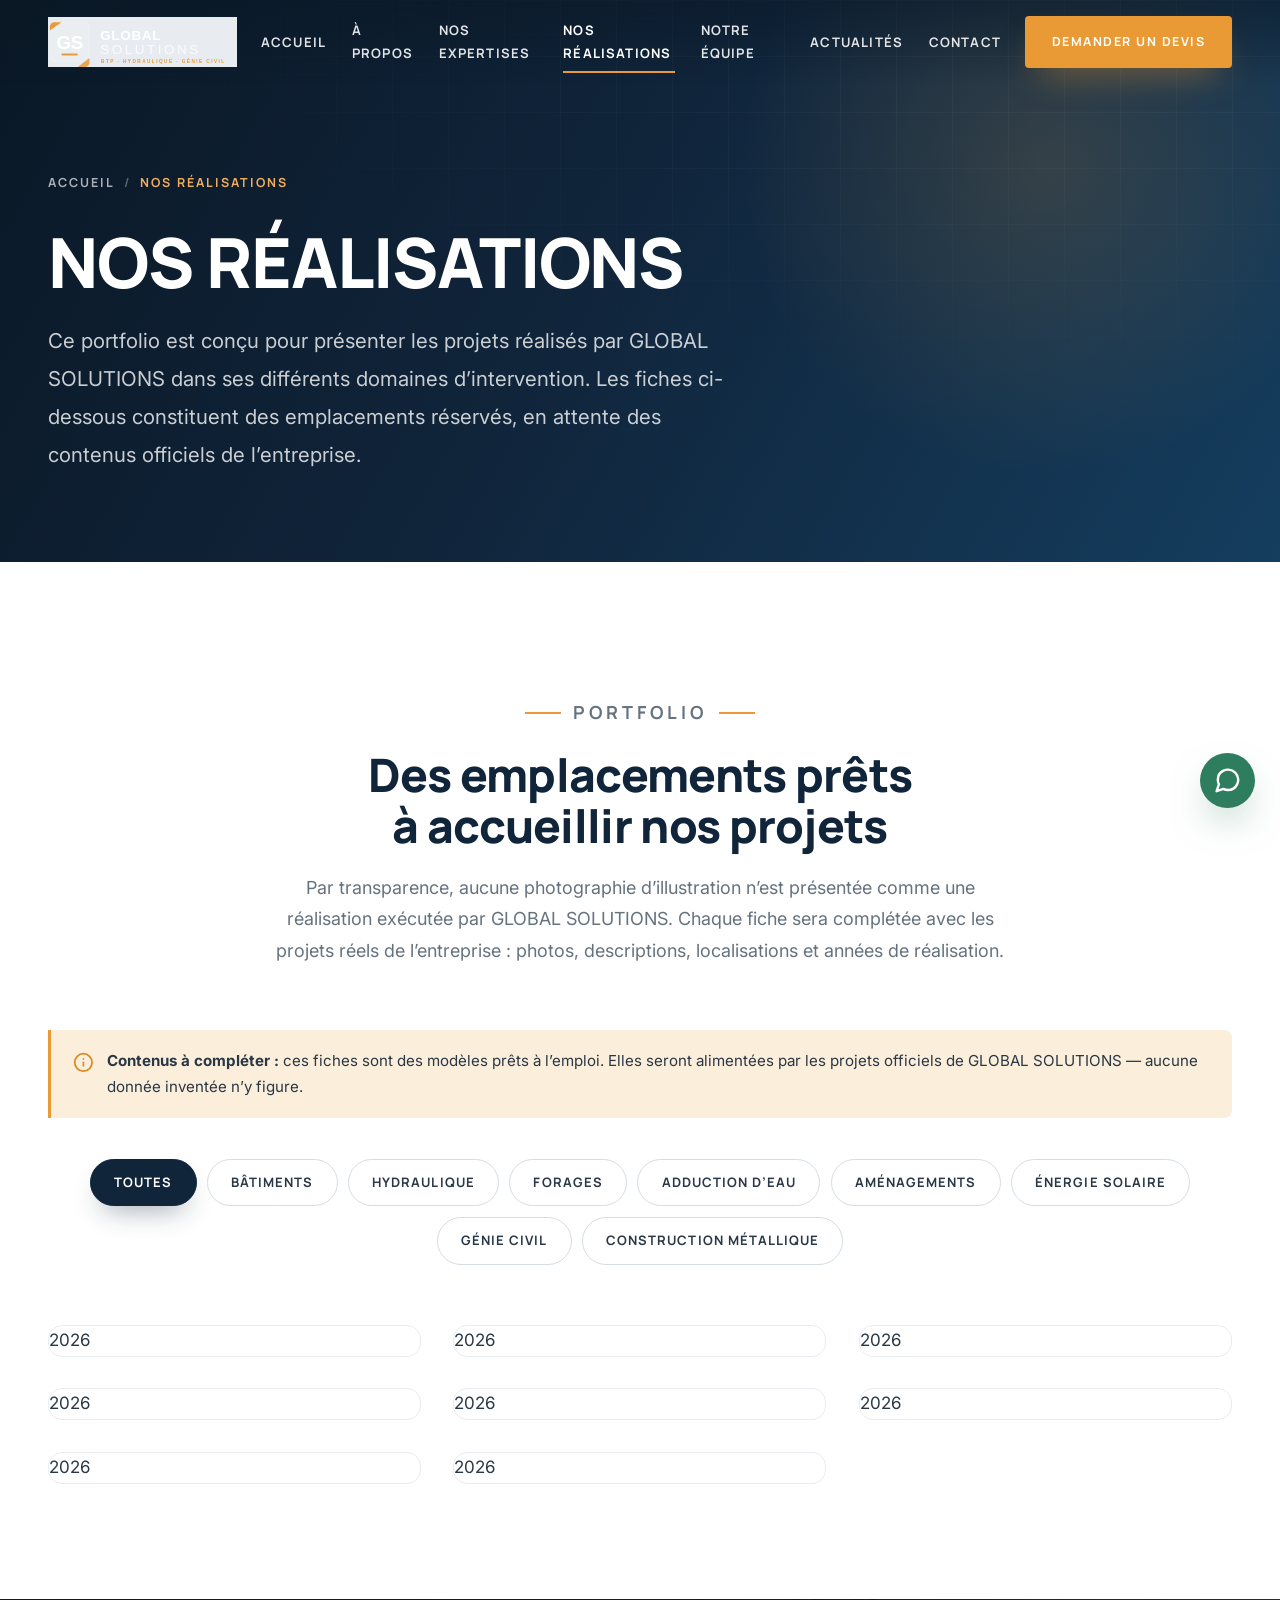
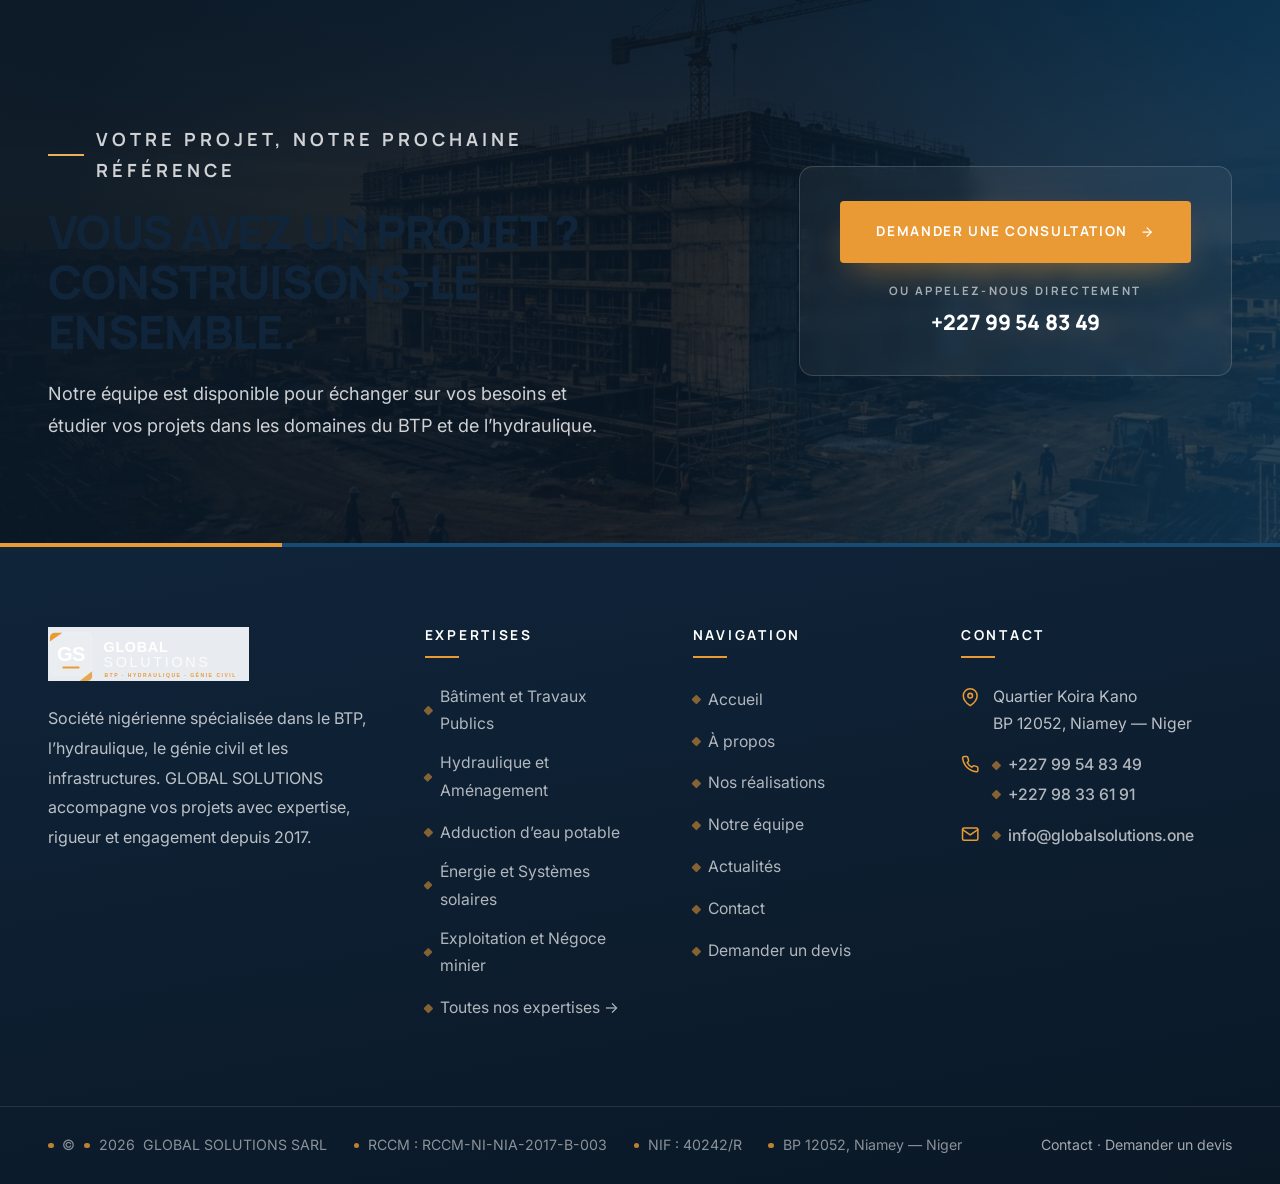
<file: realisations.html>
<!DOCTYPE html>
<html lang="fr">
<head>
  <meta charset="UTF-8">
  <meta name="viewport" content="width=device-width, initial-scale=1.0">
  <title>Nos réalisations — Portfolio de projets BTP &amp; Hydraulique | GLOBAL SOLUTIONS Niger</title>
  <meta name="description" content="Portfolio des réalisations de GLOBAL SOLUTIONS : bâtiments, hydraulique, forages, adduction d'eau potable, aménagements, énergie solaire, génie civil et construction métallique au Niger. Emplacements réservés aux projets de l'entreprise.">
  <meta name="keywords" content="réalisations BTP Niger, projets hydraulique Niger, forages Niger, adduction d'eau potable Niger, énergie solaire Niger, génie civil Niger">
  <meta name="author" content="GLOBAL SOLUTIONS SARL">
  <meta name="robots" content="index, follow">
  <meta name="theme-color" content="#10243A">
  <link rel="canonical" href="https://globalsolutions.one/realisations.html">
  <link rel="alternate" hreflang="fr" href="https://globalsolutions.one/realisations.html">

  <meta property="og:type" content="website">
  <meta property="og:site_name" content="GLOBAL SOLUTIONS">
  <meta property="og:locale" content="fr_FR">
  <meta property="og:title" content="Nos réalisations — GLOBAL SOLUTIONS">
  <meta property="og:description" content="Découvrez les domaines de réalisation de GLOBAL SOLUTIONS : un portfolio conçu pour accueillir les projets de l'entreprise.">
  <meta property="og:url" content="https://globalsolutions.one/realisations.html">
  <meta property="og:image" content="https://globalsolutions.one/assets/images/hero.jpg">
  <meta name="twitter:card" content="summary_large_image">
  <meta name="twitter:title" content="Nos réalisations — GLOBAL SOLUTIONS">
  <meta name="twitter:description" content="Portfolio des projets : bâtiments, hydraulique, forages, aménagements, énergie solaire et génie civil.">
  <meta name="twitter:image" content="https://globalsolutions.one/assets/images/hero.jpg">

  <link rel="icon" type="image/svg+xml" href="assets/logos/favicon.svg">
  <link rel="preconnect" href="https://fonts.googleapis.com">
  <link rel="preconnect" href="https://fonts.gstatic.com" crossorigin>
  <link href="https://fonts.googleapis.com/css2?family=Manrope:wght@500;600;700;800&family=Inter:wght@400;500;600;700&display=swap" rel="stylesheet">
  <link rel="stylesheet" href="css/style.css">
  <link rel="stylesheet" href="css/animations.css">
  <link rel="stylesheet" href="css/responsive.css">

  <script type="application/ld+json">
  {
    "@context": "https://schema.org",
    "@type": "BreadcrumbList",
    "itemListElement": [
      { "@type": "ListItem", "position": 1, "name": "Accueil", "item": "https://globalsolutions.one/" },
      { "@type": "ListItem", "position": 2, "name": "Nos réalisations", "item": "https://globalsolutions.one/realisations.html" }
    ]
  }
  </script>
</head>
<body>
  <a class="skip-link" href="#contenu">Aller au contenu principal</a>
  <div class="scroll-progress" aria-hidden="true"></div>

  <header class="site-header" id="top">
    <div class="container header-inner">
      <a href="index.html" class="brand" aria-label="GLOBAL SOLUTIONS — Retour à l'accueil">
        <img src="assets/logos/logo-white.svg" alt="GLOBAL SOLUTIONS — BTP, Hydraulique, Génie civil" width="420" height="112">
      </a>
      <nav class="nav-main" aria-label="Navigation principale">
        <a href="index.html" data-nav>Accueil</a>
        <a href="a-propos.html" data-nav>À propos</a>
        <a href="expertises.html" data-nav>Nos expertises</a>
        <a href="realisations.html" data-nav>Nos réalisations</a>
        <a href="equipe.html" data-nav>Notre équipe</a>
        <a href="actualites.html" data-nav>Actualités</a>
        <a href="contact.html" data-nav>Contact</a>
      </nav>
      <a href="contact.html#formulaire" class="btn btn--primary header-cta">Demander un devis</a>
      <button class="nav-toggle" type="button" aria-expanded="false" aria-controls="menu-mobile" aria-label="Ouvrir le menu">
        <span></span><span></span><span></span>
      </button>
    </div>
    <nav class="nav-mobile" id="menu-mobile" aria-label="Navigation mobile">
      <a href="index.html" data-nav><span class="idx">01</span>Accueil</a>
      <a href="a-propos.html" data-nav><span class="idx">02</span>À propos</a>
      <a href="expertises.html" data-nav><span class="idx">03</span>Nos expertises</a>
      <a href="realisations.html" data-nav><span class="idx">04</span>Nos réalisations</a>
      <a href="equipe.html" data-nav><span class="idx">05</span>Notre équipe</a>
      <a href="actualites.html" data-nav><span class="idx">06</span>Actualités</a>
      <a href="contact.html" data-nav><span class="idx">07</span>Contact</a>
      <a href="contact.html#formulaire" class="btn btn--primary" style="border-bottom:none;">Demander un devis</a>
      <div class="nav-mobile-contact">
        <a href="tel:+22799548349">+227 99 54 83 49</a>
        <a href="mailto:info@globalsolutions.one">info@globalsolutions.one</a>
      </div>
    </nav>
  </header>

  <main id="contenu">

    <section class="page-hero">
      <div class="container">
        <nav aria-label="Fil d’Ariane">
          <ol class="breadcrumb">
            <li><a href="index.html">Accueil</a></li>
            <li><span aria-current="page">Nos réalisations</span></li>
          </ol>
        </nav>
        <h1>Nos réalisations</h1>
        <p class="lead">
          Ce portfolio est conçu pour présenter les projets réalisés par GLOBAL SOLUTIONS
          dans ses différents domaines d’intervention. Les fiches ci-dessous constituent
          des emplacements réservés, en attente des contenus officiels de l’entreprise.
        </p>
      </div>
    </section>

    <section class="section">
      <div class="container">
        <div class="section-head section-head--center" data-reveal>
          <p class="overline">Portfolio</p>
          <h2>Des emplacements prêts à accueillir nos projets</h2>
          <p>
            Par transparence, aucune photographie d’illustration n’est présentée comme
            une réalisation exécutée par GLOBAL SOLUTIONS. Chaque fiche sera complétée
            avec les projets réels de l’entreprise : photos, descriptions, localisations
            et années de réalisation.
          </p>
        </div>

        <p class="note" data-reveal style="margin-top:0; margin-bottom:2.5rem;">
          <svg viewBox="0 0 24 24" fill="none" stroke="currentColor" stroke-width="2" stroke-linecap="round" stroke-linejoin="round" aria-hidden="true"><circle cx="12" cy="12" r="10"/><line x1="12" y1="16" x2="12" y2="12"/><line x1="12" y1="8" x2="12.01" y2="8"/></svg>
          <span><strong>Contenus à compléter :</strong> ces fiches sont des modèles prêts à l’emploi. Elles seront alimentées par les projets officiels de GLOBAL SOLUTIONS — aucune donnée inventée n’y figure.</span>
        </p>

        <!-- Filtres -->
        <div class="filter-bar" data-filter-bar role="group" aria-label="Filtrer les réalisations par domaine">
          <button type="button" class="filter-btn is-active" data-filter="all" aria-pressed="true">Toutes</button>
          <button type="button" class="filter-btn" data-filter="batiments" aria-pressed="false">Bâtiments</button>
          <button type="button" class="filter-btn" data-filter="hydraulique" aria-pressed="false">Hydraulique</button>
          <button type="button" class="filter-btn" data-filter="forages" aria-pressed="false">Forages</button>
          <button type="button" class="filter-btn" data-filter="adduction" aria-pressed="false">Adduction d’eau</button>
          <button type="button" class="filter-btn" data-filter="amenagements" aria-pressed="false">Aménagements</button>
          <button type="button" class="filter-btn" data-filter="solaire" aria-pressed="false">Énergie solaire</button>
          <button type="button" class="filter-btn" data-filter="genie-civil" aria-pressed="false">Génie civil</button>
          <button type="button" class="filter-btn" data-filter="metallique" aria-pressed="false">Construction métallique</button>
        </div>

        <p class="sr-only" data-filter-status aria-live="polite"></p>

        <!-- Galerie -->
        <div class="grid grid-3" data-project-grid>

          <article class="project-card" data-category="batiments" data-reveal
            data-title="Projet Bâtiments — à compléter"
            data-desc="Emplacement réservé à une réalisation de bâtiment (construction, réhabilitation ou équipement public)."
            data-location="À compléter" data-domain="Bâtiments" data-year="À compléter">
            <div class="project-media">
              <div class="pm-icon">
                <svg viewBox="0 0 24 24" fill="none" stroke="currentColor" stroke-width="2" stroke-linecap="round" stroke-linejoin="round" aria-hidden="true"><path d="M3 9l9-7 9 7v11a2 2 0 0 1-2 2H5a2 2 0 0 1-2-2z"/><polyline points="9 22 9 12 15 12 15 22"/></svg>
              </div>
              <span class="pm-badge">À compléter</span>
            </div>
            <div class="project-body">
              <h3>Nom du projet — Bâtiments</h3>
              <p>Description du projet, contexte et apport de GLOBAL SOLUTIONS. Contenu officiel à fournir.</p>
              <dl class="project-meta">
                <div><dt>Localisation</dt><dd class="to-complete">À compléter</dd></div>
                <div><dt>Domaine</dt><dd>Bâtiments</dd></div>
                <div><dt>Année</dt><dd class="to-complete">À compléter</dd></div>
              </dl>
              <div class="card-foot">
                <button type="button" class="link-arrow" data-project-open style="background:none;border:none;padding:0;">Voir la fiche</button>
              </div>
            </div>
          </article>

          <article class="project-card" data-category="hydraulique" data-reveal
            data-title="Projet Hydraulique — à compléter"
            data-desc="Emplacement réservé à une réalisation d’hydraulique (hydraulique villageoise, puits, aménagement)."
            data-location="À compléter" data-domain="Hydraulique" data-year="À compléter">
            <div class="project-media">
              <div class="pm-icon">
                <svg viewBox="0 0 24 24" fill="none" stroke="currentColor" stroke-width="2" stroke-linecap="round" stroke-linejoin="round" aria-hidden="true"><path d="M12 2.69l5.66 5.66a8 8 0 1 1-11.31 0z"/></svg>
              </div>
              <span class="pm-badge">À compléter</span>
            </div>
            <div class="project-body">
              <h3>Nom du projet — Hydraulique</h3>
              <p>Description du projet, contexte et apport de GLOBAL SOLUTIONS. Contenu officiel à fournir.</p>
              <dl class="project-meta">
                <div><dt>Localisation</dt><dd class="to-complete">À compléter</dd></div>
                <div><dt>Domaine</dt><dd>Hydraulique</dd></div>
                <div><dt>Année</dt><dd class="to-complete">À compléter</dd></div>
              </dl>
              <div class="card-foot">
                <button type="button" class="link-arrow" data-project-open style="background:none;border:none;padding:0;">Voir la fiche</button>
              </div>
            </div>
          </article>

          <article class="project-card" data-category="forages" data-reveal
            data-title="Projet Forages — à compléter"
            data-desc="Emplacement réservé à une réalisation de forage ou de puits."
            data-location="À compléter" data-domain="Forages" data-year="À compléter">
            <div class="project-media">
              <div class="pm-icon">
                <svg viewBox="0 0 24 24" fill="none" stroke="currentColor" stroke-width="2" stroke-linecap="round" stroke-linejoin="round" aria-hidden="true"><line x1="12" y1="2" x2="12" y2="22"/><path d="M8 6h8"/><path d="M9 10h6"/><path d="M10 14h4"/><path d="M11 18h2"/></svg>
              </div>
              <span class="pm-badge">À compléter</span>
            </div>
            <div class="project-body">
              <h3>Nom du projet — Forages</h3>
              <p>Description du projet, contexte et apport de GLOBAL SOLUTIONS. Contenu officiel à fournir.</p>
              <dl class="project-meta">
                <div><dt>Localisation</dt><dd class="to-complete">À compléter</dd></div>
                <div><dt>Domaine</dt><dd>Forages</dd></div>
                <div><dt>Année</dt><dd class="to-complete">À compléter</dd></div>
              </dl>
              <div class="card-foot">
                <button type="button" class="link-arrow" data-project-open style="background:none;border:none;padding:0;">Voir la fiche</button>
              </div>
            </div>
          </article>

          <article class="project-card" data-category="adduction" data-reveal
            data-title="Projet Adduction d’eau potable — à compléter"
            data-desc="Emplacement réservé à une réalisation d’adduction d’eau potable (AEPS, PEA, stockage, réseau)."
            data-location="À compléter" data-domain="Adduction d’eau potable" data-year="À compléter">
            <div class="project-media">
              <div class="pm-icon">
                <svg viewBox="0 0 24 24" fill="none" stroke="currentColor" stroke-width="2" stroke-linecap="round" stroke-linejoin="round" aria-hidden="true"><path d="M18 10h-1.26A8 8 0 1 0 9 20h9a5 5 0 0 0 0-10z"/><polyline points="8 21 8 19"/><polyline points="12 22 12 20"/><polyline points="16 21 16 19"/></svg>
              </div>
              <span class="pm-badge">À compléter</span>
            </div>
            <div class="project-body">
              <h3>Nom du projet — Adduction d’eau</h3>
              <p>Description du projet, contexte et apport de GLOBAL SOLUTIONS. Contenu officiel à fournir.</p>
              <dl class="project-meta">
                <div><dt>Localisation</dt><dd class="to-complete">À compléter</dd></div>
                <div><dt>Domaine</dt><dd>Adduction d’eau potable</dd></div>
                <div><dt>Année</dt><dd class="to-complete">À compléter</dd></div>
              </dl>
              <div class="card-foot">
                <button type="button" class="link-arrow" data-project-open style="background:none;border:none;padding:0;">Voir la fiche</button>
              </div>
            </div>
          </article>

          <article class="project-card" data-category="amenagements" data-reveal
            data-title="Projet Aménagements — à compléter"
            data-desc="Emplacement réservé à une réalisation d’aménagement (bas-fonds, périmètres irrigués, espaces)."
            data-location="À compléter" data-domain="Aménagements" data-year="À compléter">
            <div class="project-media">
              <div class="pm-icon">
                <svg viewBox="0 0 24 24" fill="none" stroke="currentColor" stroke-width="2" stroke-linecap="round" stroke-linejoin="round" aria-hidden="true"><polygon points="12 2 2 7 12 12 22 7 12 2"/><polyline points="2 17 12 22 22 17"/><polyline points="2 12 12 17 22 12"/></svg>
              </div>
              <span class="pm-badge">À compléter</span>
            </div>
            <div class="project-body">
              <h3>Nom du projet — Aménagements</h3>
              <p>Description du projet, contexte et apport de GLOBAL SOLUTIONS. Contenu officiel à fournir.</p>
              <dl class="project-meta">
                <div><dt>Localisation</dt><dd class="to-complete">À compléter</dd></div>
                <div><dt>Domaine</dt><dd>Aménagements</dd></div>
                <div><dt>Année</dt><dd class="to-complete">À compléter</dd></div>
              </dl>
              <div class="card-foot">
                <button type="button" class="link-arrow" data-project-open style="background:none;border:none;padding:0;">Voir la fiche</button>
              </div>
            </div>
          </article>

          <article class="project-card" data-category="solaire" data-reveal
            data-title="Projet Énergie solaire — à compléter"
            data-desc="Emplacement réservé à une réalisation en énergie solaire (pompage, électrification, applications)."
            data-location="À compléter" data-domain="Énergie solaire" data-year="À compléter">
            <div class="project-media">
              <div class="pm-icon">
                <svg viewBox="0 0 24 24" fill="none" stroke="currentColor" stroke-width="2" stroke-linecap="round" stroke-linejoin="round" aria-hidden="true"><circle cx="12" cy="12" r="5"/><line x1="12" y1="1" x2="12" y2="3"/><line x1="12" y1="21" x2="12" y2="23"/><line x1="4.22" y1="4.22" x2="5.64" y2="5.64"/><line x1="18.36" y1="18.36" x2="19.78" y2="19.78"/><line x1="1" y1="12" x2="3" y2="12"/><line x1="21" y1="12" x2="23" y2="12"/><line x1="4.22" y1="19.78" x2="5.64" y2="18.36"/><line x1="18.36" y1="5.64" x2="19.78" y2="4.22"/></svg>
              </div>
              <span class="pm-badge">À compléter</span>
            </div>
            <div class="project-body">
              <h3>Nom du projet — Énergie solaire</h3>
              <p>Description du projet, contexte et apport de GLOBAL SOLUTIONS. Contenu officiel à fournir.</p>
              <dl class="project-meta">
                <div><dt>Localisation</dt><dd class="to-complete">À compléter</dd></div>
                <div><dt>Domaine</dt><dd>Énergie solaire</dd></div>
                <div><dt>Année</dt><dd class="to-complete">À compléter</dd></div>
              </dl>
              <div class="card-foot">
                <button type="button" class="link-arrow" data-project-open style="background:none;border:none;padding:0;">Voir la fiche</button>
              </div>
            </div>
          </article>

          <article class="project-card" data-category="genie-civil" data-reveal
            data-title="Projet Génie civil — à compléter"
            data-desc="Emplacement réservé à une réalisation de génie civil (ouvrage, infrastructure, VRD)."
            data-location="À compléter" data-domain="Génie civil" data-year="À compléter">
            <div class="project-media">
              <div class="pm-icon">
                <svg viewBox="0 0 24 24" fill="none" stroke="currentColor" stroke-width="2" stroke-linecap="round" stroke-linejoin="round" aria-hidden="true"><rect x="3" y="3" width="18" height="18" rx="2"/><line x1="3" y1="9" x2="21" y2="9"/><line x1="9" y1="21" x2="9" y2="9"/></svg>
              </div>
              <span class="pm-badge">À compléter</span>
            </div>
            <div class="project-body">
              <h3>Nom du projet — Génie civil</h3>
              <p>Description du projet, contexte et apport de GLOBAL SOLUTIONS. Contenu officiel à fournir.</p>
              <dl class="project-meta">
                <div><dt>Localisation</dt><dd class="to-complete">À compléter</dd></div>
                <div><dt>Domaine</dt><dd>Génie civil</dd></div>
                <div><dt>Année</dt><dd class="to-complete">À compléter</dd></div>
              </dl>
              <div class="card-foot">
                <button type="button" class="link-arrow" data-project-open style="background:none;border:none;padding:0;">Voir la fiche</button>
              </div>
            </div>
          </article>

          <article class="project-card" data-category="metallique" data-reveal
            data-title="Projet Construction métallique — à compléter"
            data-desc="Emplacement réservé à une réalisation de construction métallique (charpente, structure, ouvrage)."
            data-location="À compléter" data-domain="Construction métallique" data-year="À compléter">
            <div class="project-media">
              <div class="pm-icon">
                <svg viewBox="0 0 24 24" fill="none" stroke="currentColor" stroke-width="2" stroke-linecap="round" stroke-linejoin="round" aria-hidden="true"><path d="M14.7 6.3a1 1 0 0 0 0 1.4l1.6 1.6a1 1 0 0 0 1.4 0l3.77-3.77a6 6 0 0 1-7.94 7.94l-6.91 6.91a2.12 2.12 0 0 1-3-3l6.91-6.91a6 6 0 0 1 7.94-7.94l-3.76 3.76z"/></svg>
              </div>
              <span class="pm-badge">À compléter</span>
            </div>
            <div class="project-body">
              <h3>Nom du projet — Métallique</h3>
              <p>Description du projet, contexte et apport de GLOBAL SOLUTIONS. Contenu officiel à fournir.</p>
              <dl class="project-meta">
                <div><dt>Localisation</dt><dd class="to-complete">À compléter</dd></div>
                <div><dt>Domaine</dt><dd>Construction métallique</dd></div>
                <div><dt>Année</dt><dd class="to-complete">À compléter</dd></div>
              </dl>
              <div class="card-foot">
                <button type="button" class="link-arrow" data-project-open style="background:none;border:none;padding:0;">Voir la fiche</button>
              </div>
            </div>
          </article>

        </div>

        <div class="empty-state" data-filter-empty hidden>
          <svg viewBox="0 0 24 24" fill="none" stroke="currentColor" stroke-width="2" stroke-linecap="round" stroke-linejoin="round" aria-hidden="true"><circle cx="11" cy="11" r="8"/><line x1="21" y1="21" x2="16.65" y2="16.65"/></svg>
          <h3>Aucun emplacement dans cette catégorie</h3>
          <p>Sélectionnez un autre domaine pour parcourir le portfolio.</p>
        </div>
      </div>
    </section>

    <!-- ==================== APPEL À L’ACTION ==================== -->
    <section class="cta-banner" aria-label="Contact">
      <div class="cta-media" aria-hidden="true">
        <img src="assets/images/cta.jpg" alt="" data-fade loading="lazy" width="1920" height="1080">
      </div>
      <div class="cta-overlay" aria-hidden="true"></div>
      <div class="container cta-inner">
        <div class="cta-copy" data-reveal>
          <p class="overline overline--light">Votre projet, notre prochaine référence</p>
          <h2>Vous avez un projet ?<br>Construisons-le ensemble.</h2>
          <p>
            Notre équipe est disponible pour échanger sur vos besoins et étudier vos
            projets dans les domaines du BTP et de l’hydraulique.
          </p>
        </div>
        <div class="cta-action" data-reveal style="--reveal-delay:.15s">
          <a href="contact.html#formulaire" class="btn btn--primary">
            Demander une consultation
            <svg viewBox="0 0 24 24" fill="none" stroke="currentColor" stroke-width="2" stroke-linecap="round" stroke-linejoin="round" aria-hidden="true"><line x1="5" y1="12" x2="19" y2="12"/><polyline points="12 5 19 12 12 19"/></svg>
          </a>
          <div class="cta-phone">
            <span>Ou appelez-nous directement</span>
            <a href="tel:+22799548349">+227 99 54 83 49</a>
          </div>
        </div>
      </div>
    </section>

  </main>

  <footer class="site-footer">
    <div class="container footer-main">
      <div class="footer-brand">
        <img src="assets/logos/logo-white.svg" alt="GLOBAL SOLUTIONS" width="420" height="112" loading="lazy">
        <p>
          Société nigérienne spécialisée dans le BTP, l’hydraulique, le génie civil
          et les infrastructures. GLOBAL SOLUTIONS accompagne vos projets avec
          expertise, rigueur et engagement depuis 2017.
        </p>
      </div>
      <div class="footer-col">
        <h3>Expertises</h3>
        <ul>
          <li><a href="expertises.html#btp">Bâtiment et Travaux Publics</a></li>
          <li><a href="expertises.html#hydraulique">Hydraulique et Aménagement</a></li>
          <li><a href="expertises.html#adduction">Adduction d’eau potable</a></li>
          <li><a href="expertises.html#energie">Énergie et Systèmes solaires</a></li>
          <li><a href="expertises.html#minier">Exploitation et Négoce minier</a></li>
          <li><a href="expertises.html">Toutes nos expertises →</a></li>
        </ul>
      </div>
      <div class="footer-col">
        <h3>Navigation</h3>
        <ul>
          <li><a href="index.html">Accueil</a></li>
          <li><a href="a-propos.html">À propos</a></li>
          <li><a href="realisations.html">Nos réalisations</a></li>
          <li><a href="equipe.html">Notre équipe</a></li>
          <li><a href="actualites.html">Actualités</a></li>
          <li><a href="contact.html">Contact</a></li>
          <li><a href="contact.html#formulaire">Demander un devis</a></li>
        </ul>
      </div>
      <div class="footer-col">
        <h3>Contact</h3>
        <ul class="footer-contact">
          <li>
            <svg viewBox="0 0 24 24" fill="none" stroke="currentColor" stroke-width="2" stroke-linecap="round" stroke-linejoin="round" aria-hidden="true"><path d="M21 10c0 7-9 13-9 13s-9-6-9-13a9 9 0 0 1 18 0z"/><circle cx="12" cy="10" r="3"/></svg>
            <span>Quartier Koira Kano<br>BP 12052, Niamey — Niger</span>
          </li>
          <li>
            <svg viewBox="0 0 24 24" fill="none" stroke="currentColor" stroke-width="2" stroke-linecap="round" stroke-linejoin="round" aria-hidden="true"><path d="M22 16.92v3a2 2 0 0 1-2.18 2 19.79 19.79 0 0 1-8.63-3.07 19.5 19.5 0 0 1-6-6 19.79 19.79 0 0 1-3.07-8.67A2 2 0 0 1 4.11 2h3a2 2 0 0 1 2 1.72 12.84 12.84 0 0 0 .7 2.81 2 2 0 0 1-.45 2.11L8.09 9.91a16 16 0 0 0 6 6l1.27-1.27a2 2 0 0 1 2.11-.45 12.84 12.84 0 0 0 2.81.7A2 2 0 0 1 22 16.92z"/></svg>
            <span><a href="tel:+22799548349">+227 99 54 83 49</a><br><a href="tel:+22798336191">+227 98 33 61 91</a></span>
          </li>
          <li>
            <svg viewBox="0 0 24 24" fill="none" stroke="currentColor" stroke-width="2" stroke-linecap="round" stroke-linejoin="round" aria-hidden="true"><path d="M4 4h16c1.1 0 2 .9 2 2v12c0 1.1-.9 2-2 2H4c-1.1 0-2-.9-2-2V6c0-1.1.9-2 2-2z"/><polyline points="22,6 12,13 2,6"/></svg>
            <span><a href="mailto:info@globalsolutions.one">info@globalsolutions.one</a></span>
          </li>
        </ul>
      </div>
    </div>
    <div class="footer-legal">
      <div class="container footer-legal-inner">
        <div class="legal-ids">
          <span>© <span data-year>2026</span> GLOBAL SOLUTIONS SARL</span>
          <span>RCCM : RCCM-NI-NIA-2017-B-003</span>
          <span>NIF : 40242/R</span>
          <span>BP 12052, Niamey — Niger</span>
        </div>
        <div>
          <a href="contact.html">Contact</a> ·
          <a href="contact.html#formulaire">Demander un devis</a>
        </div>
      </div>
    </div>
  </footer>

  <a class="whatsapp-float" href="https://wa.me/22799548349" target="_blank" rel="noopener noreferrer" aria-label="Contacter GLOBAL SOLUTIONS sur WhatsApp">
    <svg viewBox="0 0 24 24" fill="none" stroke="currentColor" stroke-width="2" stroke-linecap="round" stroke-linejoin="round" aria-hidden="true"><path d="M21 11.5a8.38 8.38 0 0 1-.9 3.8 8.5 8.5 0 0 1-7.6 4.7 8.38 8.38 0 0 1-3.8-.9L3 21l1.9-5.7a8.38 8.38 0 0 1-.9-3.8 8.5 8.5 0 0 1 4.7-7.6 8.38 8.38 0 0 1 3.8-.9h.5a8.48 8.48 0 0 1 8 8v.5z"/></svg>
  </a>
  <button class="back-to-top" type="button" aria-label="Retour en haut de la page">
    <svg viewBox="0 0 24 24" fill="none" stroke="currentColor" stroke-width="2" stroke-linecap="round" stroke-linejoin="round" aria-hidden="true"><polyline points="18 15 12 9 6 15"/></svg>
  </button>

  <script src="js/main.js" defer></script>
  <script src="js/navigation.js" defer></script>
  <script src="js/gallery.js" defer></script>
</body>
</html>
</file>
<file: css/style.css>
/* ==========================================================================
   GLOBAL SOLUTIONS — Feuille de style principale
   Design system institutionnel : BTP · Hydraulique · Génie civil
   ========================================================================== */

/* --------------------------------------------------------------------------
   1. Variables de conception
   -------------------------------------------------------------------------- */
:root {
  /* Palette */
  --navy-950: #0a1826;
  --navy-900: #10243a;
  --navy-800: #12314e;
  --navy-700: #174b72;
  --navy-600: #1f6091;
  --orange-600: #d98a26;
  --orange-500: #e99a35;
  --orange-400: #f0ae5c;
  --orange-100: #fbeeda;
  --white: #ffffff;
  --gray-50: #f3f5f7;
  --gray-100: #e8ecf0;
  --gray-200: #d5dde4;
  --gray-400: #8a98a6;
  --gray-500: #66727e;
  --gray-700: #293746;
  --ink: #16222e;
  --danger: #c4453b;
  --success: #2f7d5f;

  /* Typographie */
  --font-display: "Manrope", "Montserrat", "Segoe UI", Arial, sans-serif;
  --font-body: "Inter", "Roboto", "Segoe UI", Arial, sans-serif;

  /* Rythme vertical fluide */
  --section-y: clamp(4.5rem, 9vw, 8.5rem);
  --container: 1240px;
  --gutter: clamp(1.25rem, 4vw, 3rem);

  /* Rayons, ombres, transitions */
  --radius-sm: 4px;
  --radius: 8px;
  --radius-lg: 14px;
  --shadow-sm: 0 2px 10px rgba(16, 36, 58, 0.06);
  --shadow: 0 14px 40px -18px rgba(16, 36, 58, 0.22);
  --shadow-lg: 0 32px 70px -24px rgba(16, 36, 58, 0.35);
  --ease: cubic-bezier(0.22, 1, 0.36, 1);
  --header-h: 5.25rem;
}

/* --------------------------------------------------------------------------
   2. Réinitialisation & base
   -------------------------------------------------------------------------- */
*,
*::before,
*::after {
  box-sizing: border-box;
  margin: 0;
  padding: 0;
}

html {
  scroll-behavior: smooth;
  -webkit-text-size-adjust: 100%;
}

body {
  font-family: var(--font-body);
  font-size: 1.0625rem;
  line-height: 1.75;
  color: var(--gray-700);
  background: var(--white);
  -webkit-font-smoothing: antialiased;
  -moz-osx-font-smoothing: grayscale;
  overflow-x: hidden;
}

body.nav-open {
  overflow: hidden;
}

img,
svg,
video {
  display: block;
  max-width: 100%;
  height: auto;
}

img {
  background-color: var(--gray-100);
}

a {
  color: var(--navy-700);
  text-decoration: none;
  transition: color 0.25s var(--ease);
}

a:hover {
  color: var(--orange-500);
}

ul,
ol {
  list-style: none;
}

button,
input,
select,
textarea {
  font: inherit;
  color: inherit;
}

button {
  cursor: pointer;
  border: none;
  background: none;
}

::selection {
  background: var(--orange-500);
  color: var(--white);
}

:focus-visible {
  outline: 3px solid var(--orange-500);
  outline-offset: 3px;
}

/* --------------------------------------------------------------------------
   3. Typographie
   -------------------------------------------------------------------------- */
h1, h2, h3, h4, h5, h6 {
  font-family: var(--font-display);
  color: var(--navy-900);
  line-height: 1.12;
  letter-spacing: -0.015em;
  text-wrap: balance;
}

h1 {
  font-size: clamp(2.5rem, 5.4vw, 4.4rem);
  font-weight: 800;
}

h2 {
  font-size: clamp(1.9rem, 3.6vw, 2.9rem);
  font-weight: 800;
}

h3 {
  font-size: clamp(1.25rem, 2vw, 1.55rem);
  font-weight: 700;
}

h4 {
  font-size: 1.125rem;
  font-weight: 700;
}

p {
  text-wrap: pretty;
}

.text-white,
.text-white h1, .text-white h2, .text-white h3, .text-white h4 {
  color: var(--white);
}

.lead {
  font-size: clamp(1.075rem, 1.6vw, 1.3rem);
  line-height: 1.85;
  color: var(--gray-500);
}

.text-white .lead {
  color: rgba(255, 255, 255, 0.82);
}

.hl {
  color: var(--orange-500);
}

/* Surtitre de section : puce + label capitale */
.overline {
  display: inline-flex;
  align-items: center;
  gap: 0.75rem;
  font-family: var(--font-display);
  font-size: 0.78rem;
  font-weight: 700;
  letter-spacing: 0.22em;
  text-transform: uppercase;
  color: var(--orange-500);
  margin-bottom: 1.25rem;
}

.overline::before {
  content: "";
  width: 2.25rem;
  height: 2px;
  background: var(--orange-500);
  flex: none;
}

.overline--light {
  color: var(--orange-400);
}

.overline--light::before {
  background: var(--orange-400);
}

.section-head {
  max-width: 46rem;
  margin-bottom: clamp(2.5rem, 5vw, 4rem);
}

.section-head p {
  margin-top: 1.25rem;
  font-size: 1.125rem;
  color: var(--gray-500);
}

.section-head--center {
  margin-left: auto;
  margin-right: auto;
  text-align: center;
}

.section-head--center .overline {
  justify-content: center;
}

.section-head--center .overline::after {
  content: "";
  width: 2.25rem;
  height: 2px;
  background: var(--orange-500);
}

/* --------------------------------------------------------------------------
   4. Mise en page
   -------------------------------------------------------------------------- */
.container {
  width: 100%;
  max-width: calc(var(--container) + 2 * var(--gutter));
  margin-inline: auto;
  padding-inline: var(--gutter);
}

.section {
  padding-block: var(--section-y);
  position: relative;
}

.section--gray {
  background: var(--gray-50);
}

.section--dark {
  background: var(--navy-900);
  color: rgba(255, 255, 255, 0.82);
}

.section--dark h2,
.section--dark h3,
.section--dark h4 {
  color: var(--white);
}

.section--dark a {
  color: var(--white);
}

/* Trame technique subtile des sections sombres */
.section--dark::before {
  content: "";
  position: absolute;
  inset: 0;
  background-image:
    linear-gradient(rgba(255, 255, 255, 0.028) 1px, transparent 1px),
    linear-gradient(90deg, rgba(255, 255, 255, 0.028) 1px, transparent 1px);
  background-size: 56px 56px;
  mask-image: radial-gradient(ellipse 90% 80% at 50% 30%, #000 30%, transparent 100%);
  pointer-events: none;
}

.section--dark > * {
  position: relative;
  z-index: 1;
}

.grid {
  display: grid;
  gap: clamp(1.25rem, 2.6vw, 2rem);
}

.grid-2 { grid-template-columns: repeat(2, 1fr); }
.grid-3 { grid-template-columns: repeat(3, 1fr); }
.grid-4 { grid-template-columns: repeat(4, 1fr); }

.split {
  display: grid;
  grid-template-columns: 1.05fr 1fr;
  gap: clamp(2.5rem, 6vw, 5.5rem);
  align-items: center;
}

.skip-link {
  position: absolute;
  top: -4.5rem;
  left: 1rem;
  z-index: 200;
  background: var(--orange-500);
  color: var(--white);
  padding: 0.75rem 1.25rem;
  border-radius: var(--radius-sm);
  font-weight: 600;
  transition: top 0.3s var(--ease);
}

.skip-link:focus {
  top: 1rem;
}

/* --------------------------------------------------------------------------
   5. Boutons
   -------------------------------------------------------------------------- */
.btn {
  display: inline-flex;
  align-items: center;
  justify-content: center;
  gap: 0.75rem;
  padding: 1.05rem 2.15rem;
  font-family: var(--font-display);
  font-size: 0.845rem;
  font-weight: 700;
  letter-spacing: 0.12em;
  text-transform: uppercase;
  border-radius: var(--radius-sm);
  border: 2px solid transparent;
  transition: background-color 0.3s var(--ease), color 0.3s var(--ease),
    border-color 0.3s var(--ease), transform 0.3s var(--ease), box-shadow 0.3s var(--ease);
  white-space: nowrap;
}

.btn svg {
  width: 1.05em;
  height: 1.05em;
  flex: none;
  transition: transform 0.35s var(--ease);
}

.btn:hover svg {
  transform: translateX(4px);
}

.btn--primary {
  background: var(--orange-500);
  color: var(--white);
  box-shadow: 0 16px 34px -14px rgba(233, 154, 53, 0.55);
}

.btn--primary:hover {
  background: var(--orange-600);
  color: var(--white);
  transform: translateY(-2px);
  box-shadow: 0 22px 44px -14px rgba(233, 154, 53, 0.6);
}

.btn--ghost {
  border-color: rgba(255, 255, 255, 0.55);
  color: var(--white);
  background: rgba(255, 255, 255, 0.04);
  backdrop-filter: blur(4px);
}

.btn--ghost:hover {
  background: var(--white);
  border-color: var(--white);
  color: var(--navy-900);
  transform: translateY(-2px);
}

.btn--outline {
  border-color: var(--navy-900);
  color: var(--navy-900);
}

.btn--outline:hover {
  background: var(--navy-900);
  color: var(--white);
  transform: translateY(-2px);
}

.btn--light {
  background: var(--white);
  color: var(--navy-900);
}

.btn--light:hover {
  background: var(--orange-500);
  color: var(--white);
  transform: translateY(-2px);
}

.btn--sm {
  padding: 0.72rem 1.45rem;
  font-size: 0.78rem;
}

.btn-row {
  display: flex;
  flex-wrap: wrap;
  gap: 1rem;
}

/* Lien fléché */
.link-arrow {
  display: inline-flex;
  align-items: center;
  gap: 0.55rem;
  font-family: var(--font-display);
  font-size: 0.85rem;
  font-weight: 700;
  letter-spacing: 0.11em;
  text-transform: uppercase;
  color: var(--navy-700);
}

.link-arrow::after {
  content: "→";
  transition: transform 0.3s var(--ease);
}

.link-arrow:hover {
  color: var(--orange-500);
}

.link-arrow:hover::after {
  transform: translateX(5px);
}

.text-white .link-arrow {
  color: var(--white);
}

/* --------------------------------------------------------------------------
   6. En-tête & navigation
   -------------------------------------------------------------------------- */
.site-header {
  position: fixed;
  inset: 0 0 auto 0;
  z-index: 100;
  height: var(--header-h);
  display: flex;
  align-items: center;
  transition: background-color 0.4s var(--ease), box-shadow 0.4s var(--ease),
    height 0.4s var(--ease);
}

.site-header::after {
  content: "";
  position: absolute;
  inset: 0;
  background: linear-gradient(to bottom, rgba(10, 24, 38, 0.55), transparent);
  opacity: 1;
  transition: opacity 0.4s var(--ease);
  pointer-events: none;
}

.site-header.is-solid,
.site-header.is-solid::after {
  background: rgba(16, 36, 58, 0.94);
  backdrop-filter: blur(16px);
  -webkit-backdrop-filter: blur(16px);
  box-shadow: 0 12px 40px -18px rgba(10, 24, 38, 0.55);
}

.site-header.is-solid::after {
  opacity: 0;
}

.site-header.is-solid {
  height: 4.5rem;
}

.header-inner {
  display: flex;
  align-items: center;
  justify-content: space-between;
  gap: 1.5rem;
  width: 100%;
  position: relative;
  z-index: 2;
}

.brand {
  display: inline-flex;
  align-items: center;
  flex: none;
}

.brand img {
  height: 3.15rem;
  width: auto;
  transition: height 0.4s var(--ease);
}

.site-header.is-solid .brand img {
  height: 2.85rem;
}

.brand .brand-dark { display: none; }

.nav-main {
  display: flex;
  align-items: center;
  gap: clamp(1.1rem, 2vw, 2rem);
}

.nav-main > a {
  position: relative;
  font-family: var(--font-display);
  font-size: 0.82rem;
  font-weight: 700;
  letter-spacing: 0.09em;
  text-transform: uppercase;
  color: rgba(255, 255, 255, 0.88);
  padding: 0.5rem 0;
}

.nav-main > a::after {
  content: "";
  position: absolute;
  left: 0;
  bottom: 0;
  height: 2px;
  width: 100%;
  background: var(--orange-500);
  transform: scaleX(0);
  transform-origin: left;
  transition: transform 0.35s var(--ease);
}

.nav-main > a:hover,
.nav-main > a.is-active {
  color: var(--white);
}

.nav-main > a:hover::after,
.nav-main > a.is-active::after {
  transform: scaleX(1);
}

.header-cta {
  padding: 0.82rem 1.55rem;
  font-size: 0.78rem;
}

.nav-toggle {
  display: none;
  position: relative;
  z-index: 130;
  width: 3.25rem;
  height: 3.25rem;
  border-radius: var(--radius-sm);
  border: 1px solid rgba(255, 255, 255, 0.35);
  align-items: center;
  justify-content: center;
  flex-direction: column;
  gap: 6px;
}

.nav-toggle span {
  display: block;
  width: 1.35rem;
  height: 2px;
  background: var(--white);
  border-radius: 2px;
  transition: transform 0.35s var(--ease), opacity 0.25s var(--ease);
}

.nav-toggle[aria-expanded="true"] span:nth-child(1) {
  transform: translateY(8px) rotate(45deg);
}

.nav-toggle[aria-expanded="true"] span:nth-child(2) {
  opacity: 0;
}

.nav-toggle[aria-expanded="true"] span:nth-child(3) {
  transform: translateY(-8px) rotate(-45deg);
}

/* Menu mobile plein écran */
.nav-mobile {
  position: fixed;
  inset: 0;
  z-index: 120;
  background: linear-gradient(160deg, var(--navy-900) 0%, var(--navy-950) 100%);
  display: flex;
  flex-direction: column;
  justify-content: center;
  padding: 6rem var(--gutter) 3rem;
  transform: translateX(100%);
  visibility: hidden;
  transition: transform 0.5s var(--ease), visibility 0.5s;
  overflow-y: auto;
}

.nav-mobile.is-open {
  transform: translateX(0);
  visibility: visible;
}

.nav-mobile a {
  display: flex;
  align-items: center;
  justify-content: space-between;
  font-family: var(--font-display);
  font-size: clamp(1.45rem, 5.5vw, 2.15rem);
  font-weight: 800;
  letter-spacing: 0.01em;
  text-transform: uppercase;
  color: var(--white);
  padding: 0.85rem 0;
  border-bottom: 1px solid rgba(255, 255, 255, 0.09);
  opacity: 0;
  transform: translateY(18px);
  transition: opacity 0.5s var(--ease), transform 0.5s var(--ease), color 0.3s;
}

.nav-mobile.is-open a {
  opacity: 1;
  transform: translateY(0);
}

.nav-mobile a span.idx {
  font-size: 0.85rem;
  font-weight: 600;
  letter-spacing: 0.22em;
  color: var(--orange-500);
}

.nav-mobile a.is-active,
.nav-mobile a:hover {
  color: var(--orange-400);
}

.nav-mobile .btn {
  margin-top: 2.25rem;
  align-self: flex-start;
}

.nav-mobile .nav-mobile-contact {
  margin-top: 2.5rem;
  display: grid;
  gap: 0.5rem;
  font-size: 0.95rem;
  color: rgba(255, 255, 255, 0.65);
}

.nav-mobile .nav-mobile-contact a {
  font-family: var(--font-body);
  font-size: 1rem;
  font-weight: 500;
  text-transform: none;
  letter-spacing: 0;
  border: none;
  padding: 0.15rem 0;
  color: rgba(255, 255, 255, 0.85);
}

/* --------------------------------------------------------------------------
   7. Hero (page d'accueil)
   -------------------------------------------------------------------------- */
.hero {
  position: relative;
  min-height: 100svh;
  display: flex;
  align-items: center;
  overflow: hidden;
  background: var(--navy-950);
  color: var(--white);
}

.hero-media {
  position: absolute;
  inset: -6% 0;
  z-index: 0;
  will-change: transform;
}

.hero-media img {
  width: 100%;
  height: 100%;
  object-fit: cover;
  opacity: 0;
  transition: opacity 1.2s ease;
}

.hero-media img.is-loaded,
img.is-loaded {
  opacity: 1;
}

.hero-overlay {
  position: absolute;
  inset: 0;
  z-index: 1;
  background:
    linear-gradient(100deg, rgba(10, 24, 38, 0.94) 0%, rgba(10, 24, 38, 0.72) 42%, rgba(10, 24, 38, 0.28) 78%, rgba(10, 24, 38, 0.45) 100%),
    linear-gradient(to top, rgba(10, 24, 38, 0.85) 0%, transparent 32%);
}

.hero-content {
  position: relative;
  z-index: 2;
  width: 100%;
  padding-top: calc(var(--header-h) + 3.5rem);
  padding-bottom: 8.5rem;
}

.hero-kicker {
  display: inline-flex;
  align-items: center;
  gap: 0.85rem;
  padding: 0.55rem 1.15rem 0.55rem 0.65rem;
  border: 1px solid rgba(255, 255, 255, 0.22);
  border-radius: 100px;
  background: rgba(255, 255, 255, 0.06);
  backdrop-filter: blur(6px);
  font-family: var(--font-display);
  font-size: 0.76rem;
  font-weight: 700;
  letter-spacing: 0.2em;
  text-transform: uppercase;
  color: rgba(255, 255, 255, 0.88);
  margin-bottom: 2rem;
}

.hero-kicker .dot {
  width: 0.55rem;
  height: 0.55rem;
  border-radius: 50%;
  background: var(--orange-500);
  box-shadow: 0 0 0 5px rgba(233, 154, 53, 0.22);
  margin-left: 0.5rem;
}

.hero h1 {
  color: var(--white);
  font-size: clamp(2.55rem, 6vw, 4.9rem);
  font-weight: 800;
  line-height: 1.04;
  letter-spacing: -0.022em;
  text-transform: uppercase;
  max-width: 15.5em;
}

.hero h1 .line {
  display: block;
  overflow: hidden;
}

.hero h1 .line > span {
  display: inline-block;
}

.hero .lead {
  margin-top: 1.9rem;
  max-width: 36rem;
  color: rgba(255, 255, 255, 0.82);
}

.hero .btn-row {
  margin-top: 2.65rem;
}

.hero-foot {
  position: absolute;
  left: 0;
  right: 0;
  bottom: 0;
  z-index: 3;
  border-top: 1px solid rgba(255, 255, 255, 0.12);
  background: rgba(10, 24, 38, 0.35);
  backdrop-filter: blur(10px);
  -webkit-backdrop-filter: blur(10px);
}

.hero-foot-inner {
  display: flex;
  align-items: center;
  justify-content: space-between;
  gap: 1.5rem;
  padding-block: 1.15rem;
}

.hero-foot-items {
  display: flex;
  align-items: center;
  gap: clamp(1.25rem, 3vw, 2.75rem);
  flex-wrap: wrap;
}

.hero-foot-item {
  display: flex;
  align-items: center;
  gap: 0.8rem;
  color: rgba(255, 255, 255, 0.85);
  font-size: 0.92rem;
}

.hero-foot-item svg {
  width: 1.35rem;
  height: 1.35rem;
  color: var(--orange-500);
  flex: none;
}

.hero-foot-item strong {
  display: block;
  font-family: var(--font-display);
  font-size: 0.72rem;
  font-weight: 700;
  letter-spacing: 0.18em;
  text-transform: uppercase;
  color: rgba(255, 255, 255, 0.55);
}

.scroll-cue {
  display: inline-flex;
  align-items: center;
  gap: 0.75rem;
  color: rgba(255, 255, 255, 0.7);
  font-family: var(--font-display);
  font-size: 0.72rem;
  font-weight: 700;
  letter-spacing: 0.22em;
  text-transform: uppercase;
  flex: none;
}

.scroll-cue .mouse {
  width: 1.65rem;
  height: 2.6rem;
  border: 2px solid rgba(255, 255, 255, 0.45);
  border-radius: 1rem;
  position: relative;
}

.scroll-cue .mouse::after {
  content: "";
  position: absolute;
  top: 0.45rem;
  left: 50%;
  width: 3px;
  height: 0.55rem;
  margin-left: -1.5px;
  background: var(--orange-500);
  border-radius: 3px;
  animation: wheel 1.8s ease-in-out infinite;
}

/* --------------------------------------------------------------------------
   8. Bandeau d'indicateurs
   -------------------------------------------------------------------------- */
.stats {
  display: grid;
  grid-template-columns: repeat(4, 1fr);
  border: 1px solid var(--gray-100);
  border-radius: var(--radius-lg);
  overflow: hidden;
  background: var(--white);
  box-shadow: var(--shadow);
}

.stat {
  padding: clamp(1.75rem, 3.2vw, 2.65rem) clamp(1.25rem, 2.6vw, 2.25rem);
  border-right: 1px solid var(--gray-100);
  position: relative;
}

.stat:last-child {
  border-right: none;
}

.stat::before {
  content: "";
  position: absolute;
  top: 0;
  left: 0;
  width: 100%;
  height: 3px;
  background: linear-gradient(90deg, var(--orange-500), transparent 70%);
  opacity: 0;
  transition: opacity 0.4s var(--ease);
}

.stat:hover::before {
  opacity: 1;
}

.stat-value {
  font-family: var(--font-display);
  font-size: clamp(2.15rem, 3.6vw, 2.9rem);
  font-weight: 800;
  color: var(--navy-900);
  line-height: 1;
  letter-spacing: -0.02em;
}

.stat-value em {
  font-style: normal;
  color: var(--orange-500);
}

.stat-label {
  margin-top: 0.75rem;
  font-family: var(--font-display);
  font-size: 0.8rem;
  font-weight: 700;
  letter-spacing: 0.14em;
  text-transform: uppercase;
  color: var(--gray-400);
}

.stat-desc {
  margin-top: 0.45rem;
  font-size: 0.925rem;
  color: var(--gray-500);
  line-height: 1.6;
}

/* --------------------------------------------------------------------------
   9. Cartes
   -------------------------------------------------------------------------- */
.card {
  position: relative;
  display: flex;
  flex-direction: column;
  background: var(--white);
  border: 1px solid var(--gray-100);
  border-radius: var(--radius-lg);
  overflow: hidden;
  box-shadow: var(--shadow-sm);
  transition: transform 0.45s var(--ease), box-shadow 0.45s var(--ease),
    border-color 0.45s var(--ease);
}

.card:hover {
  transform: translateY(-8px);
  box-shadow: var(--shadow-lg);
  border-color: rgba(233, 154, 53, 0.35);
}

.card-media {
  position: relative;
  aspect-ratio: 16 / 10.5;
  overflow: hidden;
  background: var(--gray-100);
}

.card-media img {
  width: 100%;
  height: 100%;
  object-fit: cover;
  opacity: 0;
  transition: opacity 0.9s ease, transform 0.8s var(--ease);
}

.card-media img.is-loaded {
  opacity: 1;
}

.card:hover .card-media img {
  transform: scale(1.07);
}

.card-tag {
  position: absolute;
  top: 1.15rem;
  left: 1.15rem;
  z-index: 2;
  display: inline-flex;
  align-items: center;
  gap: 0.55rem;
  padding: 0.42rem 0.95rem;
  background: rgba(16, 36, 58, 0.82);
  backdrop-filter: blur(8px);
  color: var(--white);
  font-family: var(--font-display);
  font-size: 0.72rem;
  font-weight: 700;
  letter-spacing: 0.16em;
  text-transform: uppercase;
  border-radius: 100px;
}

.card-tag .num {
  color: var(--orange-500);
}

.card-body {
  display: flex;
  flex-direction: column;
  flex: 1;
  padding: clamp(1.55rem, 2.6vw, 2.15rem);
}

.card-body h3 {
  transition: color 0.3s var(--ease);
}

.card:hover .card-body h3 {
  color: var(--navy-700);
}

.card-body p {
  margin-top: 0.9rem;
  font-size: 1.025rem;
  color: var(--gray-500);
  flex: 1;
}

.card-list {
  margin-top: 1.15rem;
  display: grid;
  gap: 0.5rem;
}

.card-list li {
  position: relative;
  padding-left: 1.25rem;
  font-size: 0.955rem;
  color: var(--gray-700);
}

.card-list li::before {
  content: "";
  position: absolute;
  left: 0;
  top: 0.62em;
  width: 0.5rem;
  height: 0.5rem;
  border-radius: 2px;
  background: var(--orange-500);
  transform: rotate(45deg);
}

.card-foot {
  margin-top: 1.65rem;
  padding-top: 1.25rem;
  border-top: 1px solid var(--gray-100);
}

/* Carte de valeur / argument */
.feature {
  padding: clamp(1.85rem, 3vw, 2.5rem);
  background: var(--white);
  border: 1px solid var(--gray-100);
  border-radius: var(--radius-lg);
  transition: transform 0.45s var(--ease), box-shadow 0.45s var(--ease);
}

.feature:hover {
  transform: translateY(-6px);
  box-shadow: var(--shadow);
}

.feature-icon {
  width: 3.65rem;
  height: 3.65rem;
  display: grid;
  place-items: center;
  border-radius: var(--radius);
  background: var(--orange-100);
  color: var(--orange-600);
  margin-bottom: 1.55rem;
}

.feature-icon svg {
  width: 1.75rem;
  height: 1.75rem;
}

.feature h3 {
  font-size: 1.185rem;
}

.feature p {
  margin-top: 0.75rem;
  color: var(--gray-500);
  font-size: 1.015rem;
}

.section--dark .feature {
  background: rgba(255, 255, 255, 0.045);
  border-color: rgba(255, 255, 255, 0.1);
}

.section--dark .feature p {
  color: rgba(255, 255, 255, 0.72);
}

.section--dark .feature-icon {
  background: rgba(233, 154, 53, 0.14);
  color: var(--orange-400);
}

/* Étapes de méthode */
.steps {
  counter-reset: step;
  display: grid;
  grid-template-columns: repeat(4, 1fr);
  gap: clamp(1.25rem, 2.5vw, 2.15rem);
}

.step {
  position: relative;
  padding: clamp(1.85rem, 3vw, 2.5rem);
  background: var(--white);
  border: 1px solid var(--gray-100);
  border-radius: var(--radius-lg);
  transition: transform 0.45s var(--ease), box-shadow 0.45s var(--ease);
}

.step:hover {
  transform: translateY(-6px);
  box-shadow: var(--shadow);
}

.step-num {
  font-family: var(--font-display);
  font-size: 2.6rem;
  font-weight: 800;
  line-height: 1;
  letter-spacing: -0.03em;
  color: transparent;
  -webkit-text-stroke: 1.5px var(--orange-500);
  margin-bottom: 1.15rem;
}

.step h3 {
  font-size: 1.165rem;
}

.step p {
  margin-top: 0.7rem;
  color: var(--gray-500);
  font-size: 0.995rem;
}

.step::after {
  content: "";
  position: absolute;
  top: 2.75rem;
  right: -1.22rem;
  width: 1.25rem;
  height: 2px;
  background: repeating-linear-gradient(90deg, var(--gray-200) 0 4px, transparent 4px 8px);
}

.step:last-child::after {
  display: none;
}

.note {
  display: flex;
  gap: 0.85rem;
  align-items: flex-start;
  margin-top: 2.25rem;
  padding: 1.15rem 1.35rem;
  border-left: 3px solid var(--orange-500);
  background: var(--orange-100);
  border-radius: 0 var(--radius) var(--radius) 0;
  font-size: 0.945rem;
  color: var(--gray-700);
  line-height: 1.7;
}

.note svg {
  width: 1.3rem;
  height: 1.3rem;
  flex: none;
  margin-top: 0.22rem;
  color: var(--orange-600);
}

.section--dark .note {
  background: rgba(233, 154, 53, 0.1);
  color: rgba(255, 255, 255, 0.78);
  border-left-color: var(--orange-400);
}

/* --------------------------------------------------------------------------
   10. Blocs éditoriaux
   -------------------------------------------------------------------------- */
.media-frame {
  position: relative;
  border-radius: var(--radius-lg);
  overflow: hidden;
  box-shadow: var(--shadow-lg);
}

.media-frame img {
  width: 100%;
  height: 100%;
  object-fit: cover;
  aspect-ratio: 4 / 3.2;
}

.media-frame::after {
  content: "";
  position: absolute;
  inset: 0;
  border: 1px solid rgba(255, 255, 255, 0.14);
  border-radius: inherit;
  pointer-events: none;
}

.media-frame .frame-badge {
  position: absolute;
  left: 1.5rem;
  bottom: 1.5rem;
  display: flex;
  align-items: center;
  gap: 1rem;
  padding: 1.05rem 1.35rem;
  background: rgba(16, 36, 58, 0.88);
  backdrop-filter: blur(10px);
  border-radius: var(--radius);
  color: var(--white);
  border: 1px solid rgba(255, 255, 255, 0.12);
}

.frame-badge .fb-value {
  font-family: var(--font-display);
  font-size: 1.65rem;
  font-weight: 800;
  line-height: 1;
  color: var(--orange-500);
}

.frame-badge .fb-label {
  font-family: var(--font-display);
  font-size: 0.72rem;
  font-weight: 700;
  letter-spacing: 0.16em;
  text-transform: uppercase;
  color: rgba(255, 255, 255, 0.7);
  line-height: 1.5;
}

.check-list {
  display: grid;
  gap: 1.05rem;
  margin-top: 2rem;
}

.check-list li {
  display: flex;
  gap: 1.05rem;
  align-items: flex-start;
}

.check-list .ck {
  flex: none;
  width: 1.75rem;
  height: 1.75rem;
  display: grid;
  place-items: center;
  border-radius: 50%;
  background: var(--orange-500);
  color: var(--white);
  margin-top: 0.12rem;
}

.check-list .ck svg {
  width: 0.95rem;
  height: 0.95rem;
}

.check-list h4 {
  font-size: 1.045rem;
  letter-spacing: 0;
}

.check-list p {
  margin-top: 0.25rem;
  color: var(--gray-500);
  font-size: 0.995rem;
}

.section--dark .check-list p {
  color: rgba(255, 255, 255, 0.68);
}

/* Valeurs */
.value-pill {
  display: flex;
  align-items: center;
  gap: 1.15rem;
  padding: 1.35rem 1.55rem;
  background: var(--white);
  border: 1px solid var(--gray-100);
  border-radius: var(--radius-lg);
  transition: transform 0.4s var(--ease), box-shadow 0.4s var(--ease);
}

.value-pill:hover {
  transform: translateY(-5px);
  box-shadow: var(--shadow);
}

.value-pill .vp-num {
  font-family: var(--font-display);
  font-size: 0.85rem;
  font-weight: 800;
  letter-spacing: 0.14em;
  color: var(--orange-500);
  flex: none;
}

.value-pill h3 {
  font-size: 1.125rem;
}

.value-pill p {
  margin-top: 0.3rem;
  color: var(--gray-500);
  font-size: 0.965rem;
  line-height: 1.65;
}

/* --------------------------------------------------------------------------
   11. Bannière d'appel à l'action
   -------------------------------------------------------------------------- */
.cta-banner {
  position: relative;
  overflow: hidden;
  background: var(--navy-950);
  color: var(--white);
}

.cta-media {
  position: absolute;
  inset: 0;
}

.cta-media img {
  width: 100%;
  height: 100%;
  object-fit: cover;
  opacity: 0.4;
}

.cta-overlay {
  position: absolute;
  inset: 0;
  background:
    linear-gradient(105deg, rgba(10, 24, 38, 0.92) 8%, rgba(10, 24, 38, 0.62) 55%, rgba(23, 75, 114, 0.55) 100%);
}

.cta-inner {
  position: relative;
  z-index: 1;
  display: flex;
  align-items: center;
  justify-content: space-between;
  gap: clamp(2rem, 5vw, 4.5rem);
  padding-block: clamp(4rem, 8vw, 6.5rem);
}

.cta-copy {
  max-width: 42rem;
}

.cta-copy h2 {
  text-transform: uppercase;
  line-height: 1.08;
}

.cta-copy p {
  margin-top: 1.35rem;
  font-size: 1.135rem;
  color: rgba(255, 255, 255, 0.8);
  max-width: 36rem;
}

.cta-action {
  display: grid;
  gap: 1.15rem;
  justify-items: center;
  flex: none;
  padding: 2.15rem 2.5rem;
  border: 1px solid rgba(255, 255, 255, 0.16);
  border-radius: var(--radius-lg);
  background: rgba(255, 255, 255, 0.05);
  backdrop-filter: blur(8px);
}

.cta-action .cta-phone {
  display: grid;
  gap: 0.15rem;
  text-align: center;
}

.cta-action .cta-phone span {
  font-family: var(--font-display);
  font-size: 0.72rem;
  font-weight: 700;
  letter-spacing: 0.2em;
  text-transform: uppercase;
  color: rgba(255, 255, 255, 0.6);
}

.cta-action .cta-phone a {
  font-family: var(--font-display);
  font-size: 1.32rem;
  font-weight: 800;
  color: var(--white);
  letter-spacing: 0.01em;
}

.cta-action .cta-phone a:hover {
  color: var(--orange-400);
}

/* --------------------------------------------------------------------------
   12. En-tête de page interne & fil d'Ariane
   -------------------------------------------------------------------------- */
.page-hero {
  position: relative;
  overflow: hidden;
  background: linear-gradient(120deg, var(--navy-950) 0%, var(--navy-900) 45%, var(--navy-700) 130%);
  color: var(--white);
  padding-top: calc(var(--header-h) + clamp(3.5rem, 7vw, 5.5rem));
  padding-bottom: clamp(3.5rem, 7vw, 5.5rem);
}

.page-hero::before {
  content: "";
  position: absolute;
  inset: 0;
  background-image:
    linear-gradient(rgba(255, 255, 255, 0.035) 1px, transparent 1px),
    linear-gradient(90deg, rgba(255, 255, 255, 0.035) 1px, transparent 1px);
  background-size: 56px 56px;
  mask-image: radial-gradient(ellipse 100% 100% at 80% 0%, #000 20%, transparent 75%);
  pointer-events: none;
}

.page-hero::after {
  content: "";
  position: absolute;
  top: -30%;
  right: -8%;
  width: 42rem;
  height: 42rem;
  border-radius: 50%;
  background: radial-gradient(circle, rgba(233, 154, 53, 0.16) 0%, transparent 65%);
  pointer-events: none;
}

.page-hero .container {
  position: relative;
  z-index: 1;
}

.page-hero h1 {
  color: var(--white);
  text-transform: uppercase;
  max-width: 18em;
}

.page-hero .lead {
  margin-top: 1.35rem;
  max-width: 44rem;
  color: rgba(255, 255, 255, 0.78);
}

.breadcrumb {
  display: flex;
  flex-wrap: wrap;
  align-items: center;
  gap: 0.55rem;
  margin-bottom: 1.85rem;
  font-family: var(--font-display);
  font-size: 0.78rem;
  font-weight: 700;
  letter-spacing: 0.16em;
  text-transform: uppercase;
}

.breadcrumb a {
  color: rgba(255, 255, 255, 0.66);
}

.breadcrumb a:hover {
  color: var(--orange-400);
}

.breadcrumb li {
  display: flex;
  align-items: center;
  gap: 0.55rem;
  color: var(--orange-400);
}

.breadcrumb li:not(:last-child)::after {
  content: "/";
  color: rgba(255, 255, 255, 0.32);
}

.breadcrumb [aria-current="page"] {
  color: var(--orange-400);
}

/* --------------------------------------------------------------------------
   13. Page expertises : blocs détaillés
   -------------------------------------------------------------------------- */
.expertise-nav {
  display: flex;
  flex-wrap: wrap;
  gap: 0.65rem;
  padding: 1.1rem;
  background: var(--white);
  border: 1px solid var(--gray-100);
  border-radius: var(--radius-lg);
  box-shadow: var(--shadow-sm);
  margin-top: -2.4rem;
  position: relative;
  z-index: 5;
}

.expertise-nav a {
  padding: 0.62rem 1.15rem;
  border-radius: 100px;
  font-family: var(--font-display);
  font-size: 0.795rem;
  font-weight: 700;
  letter-spacing: 0.07em;
  text-transform: uppercase;
  color: var(--gray-700);
  border: 1px solid transparent;
  transition: all 0.3s var(--ease);
}

.expertise-nav a:hover {
  color: var(--navy-900);
  background: var(--gray-50);
  border-color: var(--gray-200);
}

.expertise-block {
  display: grid;
  grid-template-columns: 1fr 1.08fr;
  gap: clamp(2.25rem, 5vw, 4.5rem);
  align-items: center;
  padding-block: clamp(3.25rem, 6vw, 5.25rem);
  border-bottom: 1px solid var(--gray-100);
  scroll-margin-top: calc(var(--header-h) + 2rem);
}

.expertise-block:last-of-type {
  border-bottom: none;
}

.expertise-block:nth-child(even) .expertise-media {
  order: 2;
}

.expertise-media {
  position: relative;
  border-radius: var(--radius-lg);
  overflow: hidden;
  box-shadow: var(--shadow-lg);
  aspect-ratio: 4 / 3;
}

.expertise-media img {
  width: 100%;
  height: 100%;
  object-fit: cover;
  transition: transform 0.9s var(--ease);
}

.expertise-media:hover img {
  transform: scale(1.05);
}

.expertise-media .em-num {
  position: absolute;
  top: 1.15rem;
  left: 1.15rem;
  padding: 0.45rem 1.05rem;
  background: rgba(16, 36, 58, 0.85);
  backdrop-filter: blur(8px);
  color: var(--white);
  border-radius: 100px;
  font-family: var(--font-display);
  font-size: 0.75rem;
  font-weight: 700;
  letter-spacing: 0.18em;
}

.expertise-media .em-num em {
  font-style: normal;
  color: var(--orange-500);
}

.expertise-content .overline {
  margin-bottom: 1rem;
}

.expertise-content .lead-sm {
  margin-top: 1.15rem;
  color: var(--gray-500);
  font-size: 1.085rem;
  line-height: 1.85;
}

.prestations {
  margin-top: 1.65rem;
  display: grid;
  grid-template-columns: 1fr 1fr;
  gap: 0.55rem 1.25rem;
}

.prestations li {
  display: flex;
  align-items: baseline;
  gap: 0.65rem;
  font-size: 0.985rem;
  color: var(--gray-700);
}

.prestations li::before {
  content: "";
  flex: none;
  width: 0.55rem;
  height: 0.55rem;
  border-radius: 2px;
  background: var(--orange-500);
  transform: rotate(45deg) translateY(-1px);
}

.sectors {
  margin-top: 1.75rem;
  padding: 1.15rem 1.35rem;
  background: var(--gray-50);
  border-radius: var(--radius);
  border: 1px solid var(--gray-100);
  font-size: 0.955rem;
  color: var(--gray-500);
}

.sectors strong {
  color: var(--navy-900);
  font-family: var(--font-display);
  font-size: 0.82rem;
  letter-spacing: 0.12em;
  text-transform: uppercase;
  margin-right: 0.55rem;
}

.expertise-content .btn-row {
  margin-top: 1.95rem;
}

/* --------------------------------------------------------------------------
   14. Réalisations : filtres, galerie, emplacements
   -------------------------------------------------------------------------- */
.filter-bar {
  display: flex;
  flex-wrap: wrap;
  gap: 0.65rem;
  justify-content: center;
  margin-bottom: clamp(2.5rem, 5vw, 3.75rem);
}

.filter-btn {
  padding: 0.72rem 1.45rem;
  border-radius: 100px;
  border: 1px solid var(--gray-200);
  background: var(--white);
  font-family: var(--font-display);
  font-size: 0.815rem;
  font-weight: 700;
  letter-spacing: 0.08em;
  text-transform: uppercase;
  color: var(--gray-700);
  transition: all 0.3s var(--ease);
}

.filter-btn:hover {
  border-color: var(--navy-700);
  color: var(--navy-900);
  transform: translateY(-2px);
}

.filter-btn.is-active {
  background: var(--navy-900);
  border-color: var(--navy-900);
  color: var(--white);
  box-shadow: 0 14px 28px -12px rgba(16, 36, 58, 0.45);
}

.project-card {
  display: flex;
  flex-direction: column;
  background: var(--white);
  border: 1px solid var(--gray-100);
  border-radius: var(--radius-lg);
  overflow: hidden;
  transition: transform 0.45s var(--ease), box-shadow 0.45s var(--ease),
    opacity 0.4s var(--ease);
}

.project-card:hover {
  transform: translateY(-8px);
  box-shadow: var(--shadow-lg);
}

.project-card.is-hidden {
  display: none;
}

.project-media {
  position: relative;
  aspect-ratio: 16 / 10;
  display: grid;
  place-items: center;
  background:
    linear-gradient(135deg, rgba(23, 75, 114, 0.06) 25%, transparent 25%) -1.15rem 0 / 2.3rem 2.3rem,
    linear-gradient(225deg, rgba(23, 75, 114, 0.06) 25%, transparent 25%) -1.15rem 0 / 2.3rem 2.3rem,
    linear-gradient(315deg, rgba(23, 75, 114, 0.06) 25%, transparent 25%) 0 0 / 2.3rem 2.3rem,
    linear-gradient(45deg, rgba(23, 75, 114, 0.06) 25%, transparent 25%) 0 0 / 2.3rem 2.3rem,
    var(--gray-50);
  border-bottom: 1px dashed var(--gray-200);
}

.project-media .pm-icon {
  width: 4.25rem;
  height: 4.25rem;
  display: grid;
  place-items: center;
  border-radius: 50%;
  background: var(--white);
  border: 1px solid var(--gray-200);
  color: var(--navy-700);
  box-shadow: var(--shadow-sm);
}

.project-media .pm-icon svg {
  width: 1.95rem;
  height: 1.95rem;
}

.project-media .pm-badge {
  position: absolute;
  top: 1.05rem;
  right: 1.05rem;
  padding: 0.38rem 0.9rem;
  background: var(--orange-100);
  color: var(--orange-600);
  border: 1px solid rgba(233, 154, 53, 0.35);
  border-radius: 100px;
  font-family: var(--font-display);
  font-size: 0.7rem;
  font-weight: 700;
  letter-spacing: 0.14em;
  text-transform: uppercase;
}

.project-body {
  padding: 1.65rem 1.75rem 1.85rem;
}

.project-body h3 {
  font-size: 1.19rem;
  color: var(--navy-900);
}

.project-body > p {
  margin-top: 0.55rem;
  color: var(--gray-500);
  font-size: 0.995rem;
}

.project-meta {
  margin-top: 1.15rem;
  display: grid;
  gap: 0.55rem;
  padding-top: 1.05rem;
  border-top: 1px solid var(--gray-100);
}

.project-meta div {
  display: flex;
  justify-content: space-between;
  gap: 1rem;
  font-size: 0.905rem;
}

.project-meta dt {
  font-family: var(--font-display);
  font-size: 0.735rem;
  font-weight: 700;
  letter-spacing: 0.13em;
  text-transform: uppercase;
  color: var(--gray-400);
  padding-top: 0.12rem;
}

.project-meta dd {
  color: var(--gray-700);
  font-weight: 500;
  text-align: right;
}

.project-meta dd.to-complete {
  color: var(--orange-600);
  font-style: italic;
}

.empty-state {
  text-align: center;
  padding: 3.5rem 1.5rem;
  color: var(--gray-500);
}

.empty-state svg {
  width: 3.25rem;
  height: 3.25rem;
  margin: 0 auto 1.25rem;
  color: var(--gray-400);
}

/* --------------------------------------------------------------------------
   15. Équipe
   -------------------------------------------------------------------------- */
.team-card {
  background: var(--white);
  border: 1px solid var(--gray-100);
  border-radius: var(--radius-lg);
  overflow: hidden;
  transition: transform 0.45s var(--ease), box-shadow 0.45s var(--ease);
}

.team-card:hover {
  transform: translateY(-7px);
  box-shadow: var(--shadow-lg);
}

.team-portrait {
  position: relative;
  aspect-ratio: 4 / 3.4;
  display: grid;
  place-items: center;
  background: linear-gradient(150deg, var(--navy-800) 0%, var(--navy-900) 55%, var(--navy-700) 130%);
  overflow: hidden;
}

.team-portrait::before {
  content: "";
  position: absolute;
  inset: 0;
  background-image:
    linear-gradient(rgba(255, 255, 255, 0.04) 1px, transparent 1px),
    linear-gradient(90deg, rgba(255, 255, 255, 0.04) 1px, transparent 1px);
  background-size: 40px 40px;
}

.team-portrait .monogram {
  position: relative;
  width: 7.25rem;
  height: 7.25rem;
  display: grid;
  place-items: center;
  border-radius: 50%;
  background: rgba(255, 255, 255, 0.07);
  border: 1px solid rgba(255, 255, 255, 0.18);
  font-family: var(--font-display);
  font-size: 2.15rem;
  font-weight: 800;
  letter-spacing: 0.03em;
  color: var(--white);
}

.team-portrait .monogram::after {
  content: "";
  position: absolute;
  inset: -0.85rem;
  border: 1px dashed rgba(233, 154, 53, 0.45);
  border-radius: 50%;
}

.team-portrait .portrait-note {
  position: absolute;
  bottom: 1.05rem;
  left: 50%;
  transform: translateX(-50%);
  white-space: nowrap;
  padding: 0.4rem 1rem;
  background: rgba(10, 24, 38, 0.72);
  border: 1px solid rgba(255, 255, 255, 0.14);
  border-radius: 100px;
  font-family: var(--font-display);
  font-size: 0.7rem;
  font-weight: 700;
  letter-spacing: 0.16em;
  text-transform: uppercase;
  color: rgba(255, 255, 255, 0.72);
}

.team-body {
  padding: 1.85rem 1.95rem 2.15rem;
}

.team-body .team-role {
  display: inline-flex;
  align-items: center;
  gap: 0.55rem;
  font-family: var(--font-display);
  font-size: 0.755rem;
  font-weight: 700;
  letter-spacing: 0.17em;
  text-transform: uppercase;
  color: var(--orange-600);
  margin-bottom: 0.65rem;
}

.team-body .team-role::before {
  content: "";
  width: 1.55rem;
  height: 2px;
  background: var(--orange-500);
}

.team-body h3 {
  font-size: 1.32rem;
}

.team-body p {
  margin-top: 0.85rem;
  color: var(--gray-500);
  font-size: 1.015rem;
}

.team-body .team-tags {
  margin-top: 1.15rem;
  display: flex;
  flex-wrap: wrap;
  gap: 0.5rem;
}

.team-tags span {
  padding: 0.32rem 0.85rem;
  background: var(--gray-50);
  border: 1px solid var(--gray-100);
  border-radius: 100px;
  font-size: 0.8rem;
  font-weight: 500;
  color: var(--gray-700);
}

.org-grid {
  display: grid;
  grid-template-columns: repeat(4, 1fr);
  gap: 1.15rem;
  margin-top: 2.75rem;
}

.org-cell {
  padding: 1.65rem 1.55rem;
  border: 1px solid var(--gray-100);
  border-radius: var(--radius);
  background: var(--white);
  transition: border-color 0.3s var(--ease), transform 0.3s var(--ease);
}

.org-cell:hover {
  border-color: rgba(233, 154, 53, 0.45);
  transform: translateY(-4px);
}

.org-cell .oc-role {
  font-family: var(--font-display);
  font-size: 0.72rem;
  font-weight: 700;
  letter-spacing: 0.15em;
  text-transform: uppercase;
  color: var(--orange-600);
}

.org-cell h4 {
  margin-top: 0.5rem;
  font-size: 1.045rem;
}

.org-cell p {
  margin-top: 0.45rem;
  font-size: 0.925rem;
  color: var(--gray-500);
  line-height: 1.65;
}

/* --------------------------------------------------------------------------
   16. Contact
   -------------------------------------------------------------------------- */
.contact-grid {
  display: grid;
  grid-template-columns: 1.02fr 1.25fr;
  gap: clamp(2rem, 4.5vw, 3.75rem);
  align-items: start;
}

.contact-panel {
  position: sticky;
  top: calc(var(--header-h) + 1.5rem);
  display: grid;
  gap: 1.15rem;
}

.contact-info-card {
  padding: clamp(1.75rem, 3vw, 2.35rem);
  background: linear-gradient(150deg, var(--navy-900) 0%, var(--navy-800) 100%);
  color: var(--white);
  border-radius: var(--radius-lg);
  overflow: hidden;
  position: relative;
}

.contact-info-card::after {
  content: "";
  position: absolute;
  top: -40%;
  right: -25%;
  width: 20rem;
  height: 20rem;
  border-radius: 50%;
  background: radial-gradient(circle, rgba(233, 154, 53, 0.18), transparent 70%);
}

.contact-info-card h2 {
  color: var(--white);
  font-size: 1.65rem;
  text-transform: uppercase;
}

.contact-info-card > p {
  margin-top: 0.85rem;
  color: rgba(255, 255, 255, 0.75);
  font-size: 1.015rem;
}

.contact-list {
  margin-top: 1.85rem;
  display: grid;
  gap: 1.15rem;
  position: relative;
  z-index: 1;
}

.contact-list li {
  display: flex;
  gap: 1.05rem;
  align-items: flex-start;
}

.contact-list .ci-icon {
  flex: none;
  width: 2.65rem;
  height: 2.65rem;
  display: grid;
  place-items: center;
  border-radius: var(--radius);
  background: rgba(233, 154, 53, 0.16);
  color: var(--orange-400);
}

.contact-list .ci-icon svg {
  width: 1.25rem;
  height: 1.25rem;
}

.contact-list .ci-label {
  font-family: var(--font-display);
  font-size: 0.705rem;
  font-weight: 700;
  letter-spacing: 0.18em;
  text-transform: uppercase;
  color: rgba(255, 255, 255, 0.52);
}

.contact-list .ci-value {
  margin-top: 0.12rem;
  font-size: 1.045rem;
  font-weight: 500;
  color: var(--white);
  line-height: 1.6;
}

.contact-list .ci-value a {
  color: var(--white);
  border-bottom: 1px solid rgba(255, 255, 255, 0.25);
  transition: color 0.3s, border-color 0.3s;
}

.contact-list .ci-value a:hover {
  color: var(--orange-400);
  border-color: var(--orange-400);
}

.quick-actions {
  display: grid;
  grid-template-columns: repeat(3, 1fr);
  gap: 0.65rem;
}

.quick-action {
  display: flex;
  flex-direction: column;
  align-items: center;
  gap: 0.55rem;
  padding: 1.15rem 0.75rem;
  background: var(--white);
  border: 1px solid var(--gray-100);
  border-radius: var(--radius);
  font-family: var(--font-display);
  font-size: 0.755rem;
  font-weight: 700;
  letter-spacing: 0.11em;
  text-transform: uppercase;
  color: var(--navy-900);
  text-align: center;
  transition: all 0.3s var(--ease);
}

.quick-action svg {
  width: 1.55rem;
  height: 1.55rem;
  color: var(--orange-600);
  transition: transform 0.3s var(--ease);
}

.quick-action:hover {
  transform: translateY(-4px);
  border-color: rgba(233, 154, 53, 0.5);
  color: var(--navy-900);
  box-shadow: var(--shadow);
}

.quick-action:hover svg {
  transform: scale(1.12);
}

.quick-action--wa:hover {
  border-color: rgba(47, 125, 95, 0.5);
}

.quick-action--wa svg {
  color: var(--success);
}

/* Formulaire */
.contact-form-wrap {
  background: var(--white);
  border: 1px solid var(--gray-100);
  border-radius: var(--radius-lg);
  padding: clamp(1.85rem, 3.6vw, 3rem);
  box-shadow: var(--shadow);
}

.contact-form-wrap h2 {
  font-size: 1.72rem;
  text-transform: uppercase;
}

.contact-form-wrap > p {
  margin-top: 0.75rem;
  color: var(--gray-500);
}

.form-grid {
  display: grid;
  grid-template-columns: 1fr 1fr;
  gap: 1.35rem;
  margin-top: 2.15rem;
}

.form-field {
  display: grid;
  gap: 0.5rem;
}

.form-field--full {
  grid-column: 1 / -1;
}

.form-field label {
  font-family: var(--font-display);
  font-size: 0.795rem;
  font-weight: 700;
  letter-spacing: 0.12em;
  text-transform: uppercase;
  color: var(--navy-900);
}

.form-field label .req {
  color: var(--orange-500);
  margin-left: 0.25rem;
}

.form-field input,
.form-field select,
.form-field textarea {
  width: 100%;
  padding: 0.95rem 1.15rem;
  background: var(--gray-50);
  border: 1.5px solid var(--gray-200);
  border-radius: var(--radius-sm);
  color: var(--gray-700);
  transition: border-color 0.3s var(--ease), box-shadow 0.3s var(--ease),
    background-color 0.3s var(--ease);
}

.form-field textarea {
  min-height: 9.5rem;
  resize: vertical;
}

.form-field input::placeholder,
.form-field textarea::placeholder {
  color: var(--gray-400);
}

.form-field input:focus,
.form-field select:focus,
.form-field textarea:focus {
  outline: none;
  background: var(--white);
  border-color: var(--navy-700);
  box-shadow: 0 0 0 4px rgba(23, 75, 114, 0.12);
}

.form-field.has-error input,
.form-field.has-error select,
.form-field.has-error textarea {
  border-color: var(--danger);
  background: #fdf3f2;
}

.form-field.has-error input:focus,
.form-field.has-error select:focus,
.form-field.has-error textarea:focus {
  box-shadow: 0 0 0 4px rgba(196, 69, 59, 0.12);
}

.field-error {
  display: none;
  align-items: center;
  gap: 0.45rem;
  font-size: 0.855rem;
  color: var(--danger);
  font-weight: 500;
}

.form-field.has-error .field-error {
  display: flex;
}

.field-error svg {
  width: 0.95rem;
  height: 0.95rem;
  flex: none;
}

.form-hp {
  position: absolute;
  left: -9999px;
  opacity: 0;
  height: 0;
  overflow: hidden;
}

.form-foot {
  grid-column: 1 / -1;
  display: flex;
  flex-wrap: wrap;
  align-items: center;
  justify-content: space-between;
  gap: 1.15rem;
  margin-top: 0.5rem;
}

.form-consent {
  font-size: 0.885rem;
  color: var(--gray-500);
  max-width: 24rem;
  line-height: 1.65;
}

.form-status {
  display: none;
  gap: 0.85rem;
  align-items: flex-start;
  margin-top: 1.55rem;
  padding: 1.25rem 1.45rem;
  border-radius: var(--radius);
  font-size: 0.985rem;
  line-height: 1.7;
}

.form-status.is-visible {
  display: flex;
}

.form-status svg {
  width: 1.35rem;
  height: 1.35rem;
  flex: none;
  margin-top: 0.28rem;
}

.form-status--success {
  background: #edf7f2;
  border: 1px solid rgba(47, 125, 95, 0.3);
  color: var(--success);
}

.form-status--error {
  background: #fdf3f2;
  border: 1px solid rgba(196, 69, 59, 0.3);
  color: var(--danger);
}

.form-status--info {
  background: var(--orange-100);
  border: 1px solid rgba(233, 154, 53, 0.35);
  color: var(--gray-700);
}

.form-status a {
  color: inherit;
  font-weight: 600;
  text-decoration: underline;
}

.btn.is-loading {
  pointer-events: none;
  opacity: 0.75;
}

.btn .spinner {
  display: none;
  width: 1.05rem;
  height: 1.05rem;
  border: 2px solid rgba(255, 255, 255, 0.4);
  border-top-color: var(--white);
  border-radius: 50%;
  animation: spin 0.8s linear infinite;
}

.btn.is-loading .spinner {
  display: inline-block;
}

.btn.is-loading .btn-label {
  opacity: 0.85;
}

/* Carte */
.map-card {
  margin-top: clamp(2.5rem, 5vw, 3.75rem);
  background: var(--white);
  border: 1px solid var(--gray-100);
  border-radius: var(--radius-lg);
  overflow: hidden;
  box-shadow: var(--shadow-sm);
}

.map-card .map-head {
  display: flex;
  flex-wrap: wrap;
  align-items: center;
  justify-content: space-between;
  gap: 1.15rem;
  padding: 1.55rem 1.85rem;
}

.map-card .map-head h2 {
  font-size: 1.35rem;
  text-transform: uppercase;
}

.map-card .map-head p {
  margin-top: 0.35rem;
  color: var(--gray-500);
  font-size: 0.965rem;
}

.map-frame {
  position: relative;
  height: 24rem;
  background: var(--gray-100);
}

.map-frame iframe {
  width: 100%;
  height: 100%;
  border: 0;
  filter: saturate(0.92) contrast(1.02);
}

.map-fallback {
  position: absolute;
  inset: 0;
  display: none;
  place-items: center;
  text-align: center;
  padding: 2rem;
  background: var(--gray-50);
  color: var(--gray-500);
}

.map-frame.is-error .map-fallback {
  display: grid;
}

/* --------------------------------------------------------------------------
   17. Pied de page
   -------------------------------------------------------------------------- */
.site-footer {
  background: linear-gradient(170deg, var(--navy-900) 0%, var(--navy-950) 100%);
  color: rgba(255, 255, 255, 0.72);
  position: relative;
  overflow: hidden;
}

.site-footer::before {
  content: "";
  position: absolute;
  top: 0;
  left: 0;
  right: 0;
  height: 4px;
  background: linear-gradient(90deg, var(--orange-500) 0%, var(--orange-500) 22%, var(--navy-700) 22%, var(--navy-700) 100%);
}

.footer-main {
  display: grid;
  grid-template-columns: 1.5fr 1fr 1fr 1.25fr;
  gap: clamp(2rem, 4vw, 3.5rem);
  padding-block: clamp(3.5rem, 7vw, 5.25rem);
}

.footer-brand img {
  height: 3.35rem;
  width: auto;
  margin-bottom: 1.45rem;
}

.footer-brand p {
  font-size: 1.005rem;
  line-height: 1.85;
  max-width: 25rem;
}

.footer-socials {
  display: flex;
  gap: 0.65rem;
  margin-top: 1.75rem;
}

.footer-socials a {
  width: 2.65rem;
  height: 2.65rem;
  display: grid;
  place-items: center;
  border: 1px solid rgba(255, 255, 255, 0.16);
  border-radius: var(--radius-sm);
  color: rgba(255, 255, 255, 0.8);
  transition: all 0.3s var(--ease);
}

.footer-socials a:hover {
  background: var(--orange-500);
  border-color: var(--orange-500);
  color: var(--white);
  transform: translateY(-3px);
}

.footer-socials svg {
  width: 1.15rem;
  height: 1.15rem;
}

.footer-col h3 {
  color: var(--white);
  font-size: 0.855rem;
  font-weight: 700;
  letter-spacing: 0.2em;
  text-transform: uppercase;
  margin-bottom: 1.55rem;
  position: relative;
  padding-bottom: 0.95rem;
}

.footer-col h3::after {
  content: "";
  position: absolute;
  left: 0;
  bottom: 0;
  width: 2.15rem;
  height: 2px;
  background: var(--orange-500);
}

.footer-col ul {
  display: grid;
  gap: 0.72rem;
}

.footer-col ul a {
  color: rgba(255, 255, 255, 0.68);
  font-size: 0.985rem;
  display: inline-flex;
  align-items: center;
  gap: 0.55rem;
  transition: color 0.3s, transform 0.3s var(--ease);
}

.footer-col ul a::before {
  content: "";
  width: 0.42rem;
  height: 0.42rem;
  border-radius: 1px;
  background: rgba(233, 154, 53, 0.55);
  transform: rotate(45deg);
  transition: background-color 0.3s;
}

.footer-col ul a:hover {
  color: var(--orange-400);
  transform: translateX(4px);
}

.footer-col ul a:hover::before {
  background: var(--orange-400);
}

.footer-contact li {
  display: flex;
  gap: 0.85rem;
  align-items: flex-start;
  font-size: 0.985rem;
  line-height: 1.75;
}

.footer-contact svg {
  width: 1.15rem;
  height: 1.15rem;
  flex: none;
  margin-top: 0.35rem;
  color: var(--orange-500);
}

.footer-contact a {
  color: rgba(255, 255, 255, 0.82);
  font-weight: 500;
}

.footer-contact a:hover {
  color: var(--orange-400);
}

.footer-legal {
  border-top: 1px solid rgba(255, 255, 255, 0.1);
  padding-block: 1.65rem;
}

.footer-legal-inner {
  display: flex;
  flex-wrap: wrap;
  align-items: center;
  justify-content: space-between;
  gap: 1rem 2rem;
  font-size: 0.885rem;
  color: rgba(255, 255, 255, 0.52);
}

.footer-legal-inner .legal-ids {
  display: flex;
  flex-wrap: wrap;
  gap: 0.55rem 1.65rem;
}

.footer-legal-inner .legal-ids span {
  display: inline-flex;
  align-items: center;
  gap: 0.55rem;
}

.footer-legal-inner .legal-ids span::before {
  content: "";
  width: 0.35rem;
  height: 0.35rem;
  border-radius: 50%;
  background: var(--orange-500);
  opacity: 0.8;
}

.footer-legal-inner a {
  color: rgba(255, 255, 255, 0.62);
}

.footer-legal-inner a:hover {
  color: var(--orange-400);
}

/* --------------------------------------------------------------------------
   18. Divers : retour haut, 404, utilitaires
   -------------------------------------------------------------------------- */
.back-to-top {
  position: fixed;
  right: 1.55rem;
  bottom: 1.55rem;
  z-index: 90;
  width: 3.25rem;
  height: 3.25rem;
  display: grid;
  place-items: center;
  background: var(--navy-900);
  color: var(--white);
  border-radius: var(--radius-sm);
  box-shadow: var(--shadow);
  opacity: 0;
  visibility: hidden;
  transform: translateY(12px);
  transition: all 0.4s var(--ease);
}

.back-to-top.is-visible {
  opacity: 1;
  visibility: visible;
  transform: translateY(0);
}

.back-to-top:hover {
  background: var(--orange-500);
  color: var(--white);
  transform: translateY(-3px);
}

.back-to-top svg {
  width: 1.25rem;
  height: 1.25rem;
}

.whatsapp-float {
  position: fixed;
  right: 1.55rem;
  bottom: 5.75rem;
  z-index: 90;
  width: 3.45rem;
  height: 3.45rem;
  display: grid;
  place-items: center;
  background: var(--success);
  color: var(--white);
  border-radius: 50%;
  box-shadow: 0 18px 38px -12px rgba(47, 125, 95, 0.55);
  transition: transform 0.35s var(--ease), box-shadow 0.35s var(--ease);
}

.whatsapp-float:hover {
  transform: translateY(-4px) scale(1.05);
  color: var(--white);
  box-shadow: 0 24px 48px -12px rgba(47, 125, 95, 0.6);
}

.whatsapp-float svg {
  width: 1.8rem;
  height: 1.8rem;
}

.error-page {
  min-height: 100svh;
  display: grid;
  place-items: center;
  text-align: center;
  background: linear-gradient(140deg, var(--navy-950) 0%, var(--navy-900) 55%, var(--navy-700) 135%);
  color: var(--white);
  padding: 7rem var(--gutter) 4rem;
  position: relative;
  overflow: hidden;
}

.error-page::before {
  content: "";
  position: absolute;
  inset: 0;
  background-image:
    linear-gradient(rgba(255, 255, 255, 0.035) 1px, transparent 1px),
    linear-gradient(90deg, rgba(255, 255, 255, 0.035) 1px, transparent 1px);
  background-size: 56px 56px;
  mask-image: radial-gradient(ellipse 80% 70% at 50% 35%, #000 25%, transparent 80%);
}

.error-page .container {
  position: relative;
  z-index: 1;
}

.error-code {
  font-family: var(--font-display);
  font-size: clamp(6.5rem, 18vw, 11.5rem);
  font-weight: 800;
  line-height: 1;
  letter-spacing: -0.03em;
  color: transparent;
  -webkit-text-stroke: 2px rgba(233, 154, 53, 0.85);
}

.error-page h1 {
  margin-top: 1.55rem;
  color: var(--white);
  text-transform: uppercase;
}

.error-page p {
  margin: 1.35rem auto 0;
  max-width: 34rem;
  color: rgba(255, 255, 255, 0.75);
  font-size: 1.135rem;
}

.error-page .btn-row {
  justify-content: center;
  margin-top: 2.65rem;
}

.error-links {
  margin-top: 3.25rem;
  display: flex;
  flex-wrap: wrap;
  justify-content: center;
  gap: 0.85rem 1.75rem;
}

.error-links a {
  color: rgba(255, 255, 255, 0.68);
  font-family: var(--font-display);
  font-size: 0.82rem;
  font-weight: 700;
  letter-spacing: 0.14em;
  text-transform: uppercase;
  border-bottom: 1px solid rgba(255, 255, 255, 0.2);
  padding-bottom: 0.25rem;
}

.error-links a:hover {
  color: var(--orange-400);
  border-color: var(--orange-400);
}

.mt-0 { margin-top: 0; }
.mt-2 { margin-top: 2rem; }
.mt-3 { margin-top: 3rem; }
.text-center { text-align: center; }
.sr-only {
  position: absolute;
  width: 1px;
  height: 1px;
  padding: 0;
  margin: -1px;
  overflow: hidden;
  clip: rect(0 0 0 0);
  white-space: nowrap;
  border: 0;
}

/* --------------------------------------------------------------------------
   19. Lightbox (visualisation agrandie)
   -------------------------------------------------------------------------- */
.lightbox {
  position: fixed;
  inset: 0;
  z-index: 300;
  display: grid;
  place-items: center;
  padding: 1.5rem;
}

.lightbox[hidden] {
  display: none;
}

.lightbox-backdrop {
  position: absolute;
  inset: 0;
  background: rgba(10, 24, 38, 0.82);
  backdrop-filter: blur(8px);
  -webkit-backdrop-filter: blur(8px);
}

.lightbox-panel {
  position: relative;
  z-index: 1;
  width: min(56rem, 100%);
  max-height: calc(100svh - 3rem);
  overflow-y: auto;
  background: var(--white);
  border-radius: var(--radius-lg);
  box-shadow: var(--shadow-lg);
  animation: lb-in 0.45s var(--ease);
}

@keyframes lb-in {
  from {
    opacity: 0;
    transform: translateY(22px) scale(0.97);
  }
  to {
    opacity: 1;
    transform: none;
  }
}

.lightbox-close {
  position: absolute;
  top: 0.85rem;
  right: 0.95rem;
  z-index: 2;
  width: 2.65rem;
  height: 2.65rem;
  display: grid;
  place-items: center;
  border-radius: 50%;
  background: var(--gray-50);
  border: 1px solid var(--gray-200);
  color: var(--navy-900);
  font-size: 1.55rem;
  line-height: 1;
  transition: all 0.3s var(--ease);
}

.lightbox-close:hover {
  background: var(--navy-900);
  border-color: var(--navy-900);
  color: var(--white);
  transform: rotate(90deg);
}

.lightbox-body {
  padding: 2.5rem 2.5rem 1.25rem;
}

.lightbox-img {
  width: 100%;
  height: auto;
  border-radius: var(--radius);
}

.lightbox-caption {
  padding: 1rem 2.5rem 2.15rem;
  font-family: var(--font-display);
  font-size: 0.95rem;
  font-weight: 600;
  color: var(--gray-500);
}

.lightbox-project {
  text-align: center;
}

.lightbox-project-icon {
  width: 4.5rem;
  height: 4.5rem;
  margin: 0 auto 1.35rem;
  display: grid;
  place-items: center;
  border-radius: 50%;
  background: var(--gray-50);
  border: 1px solid var(--gray-200);
  color: var(--navy-700);
}

.lightbox-project-icon svg {
  width: 2rem;
  height: 2rem;
}

.lightbox-project h3 {
  font-size: 1.55rem;
}

.lightbox-project > p {
  margin-top: 0.85rem;
  color: var(--gray-500);
}

.lightbox-project-meta {
  margin-top: 1.55rem;
  display: grid;
  gap: 0.65rem;
  padding: 1.25rem 1.55rem;
  background: var(--gray-50);
  border: 1px solid var(--gray-100);
  border-radius: var(--radius);
  text-align: left;
}

.lightbox-project-meta div {
  display: flex;
  justify-content: space-between;
  gap: 1rem;
  font-size: 0.955rem;
}

.lightbox-project-meta dt {
  font-family: var(--font-display);
  font-size: 0.755rem;
  font-weight: 700;
  letter-spacing: 0.13em;
  text-transform: uppercase;
  color: var(--gray-400);
  padding-top: 0.15rem;
}

.lightbox-project-meta dd {
  font-weight: 600;
  color: var(--gray-700);
  text-align: right;
}

.lightbox-project-meta dd.to-complete {
  color: var(--orange-600);
  font-style: italic;
  font-weight: 500;
}

.lightbox-note {
  margin-top: 1.35rem;
  padding: 0.95rem 1.25rem;
  background: var(--orange-100);
  border-left: 3px solid var(--orange-500);
  border-radius: 0 var(--radius) var(--radius) 0;
  font-size: 0.895rem;
  color: var(--gray-700);
  text-align: left;
}

@media (prefers-reduced-motion: reduce) {
  html {
    scroll-behavior: auto;
  }
  *,
  *::before,
  *::after {
    animation-duration: 0.01ms !important;
    animation-iteration-count: 1 !important;
    transition-duration: 0.01ms !important;
  }
}
</file>
<file: css/animations.css>
/* ==========================================================================
   GLOBAL SOLUTIONS — Animations & micro-interactions
   ========================================================================== */

/* Apparition au défilement */
[data-reveal] {
  opacity: 0;
  transform: translateY(28px);
  transition: opacity 0.9s var(--ease, cubic-bezier(0.22, 1, 0.36, 1)),
    transform 0.9s var(--ease, cubic-bezier(0.22, 1, 0.36, 1));
  transition-delay: var(--reveal-delay, 0s);
  will-change: opacity, transform;
}

[data-reveal="left"] {
  transform: translateX(-36px);
}

[data-reveal="right"] {
  transform: translateX(36px);
}

[data-reveal="scale"] {
  transform: scale(0.94);
}

[data-reveal].is-revealed {
  opacity: 1;
  transform: none;
}

/* Entrée du hero (délai en escalier via --reveal-delay) */
.hero [data-reveal] {
  transform: translateY(34px);
  transition-duration: 1.05s;
}

/* Lignes du titre principal */
.hero h1 .line > span {
  transform: translateY(112%);
  transition: transform 1.1s var(--ease, cubic-bezier(0.22, 1, 0.36, 1));
  transition-delay: var(--reveal-delay, 0s);
}

.hero.is-ready h1 .line > span {
  transform: translateY(0);
}

/* Séparateurs de section animés */
.section-sep {
  height: 1px;
  background: linear-gradient(90deg, transparent, var(--gray-200, #d5dde4) 18%, var(--gray-200, #d5dde4) 82%, transparent);
  transform: scaleX(0);
  transform-origin: left;
  transition: transform 1.1s var(--ease, cubic-bezier(0.22, 1, 0.36, 1));
}

.section-sep.is-revealed {
  transform: scaleX(1);
}

/* Molette de la souris (hero) */
@keyframes wheel {
  0% { transform: translateY(0); opacity: 1; }
  70% { transform: translateY(0.85rem); opacity: 0; }
  100% { transform: translateY(0); opacity: 0; }
}

/* Pouls discret de l'indicateur hero */
@keyframes pulse-dot {
  0%, 100% { box-shadow: 0 0 0 5px rgba(233, 154, 53, 0.22); }
  50% { box-shadow: 0 0 0 9px rgba(233, 154, 53, 0.08); }
}

.hero-kicker .dot {
  animation: pulse-dot 2.6s ease-in-out infinite;
}

/* Indicateur de chargement (spinner boutons) */
@keyframes spin {
  to { transform: rotate(360deg); }
}

/* Squelettes de chargement */
@keyframes shimmer {
  0% { background-position: -600px 0; }
  100% { background-position: 600px 0; }
}

.skeleton {
  background: linear-gradient(90deg, var(--gray-100, #e8ecf0) 25%, var(--gray-50, #f3f5f7) 50%, var(--gray-100, #e8ecf0) 75%);
  background-size: 600px 100%;
  animation: shimmer 1.6s linear infinite;
  border-radius: var(--radius-sm, 4px);
  color: transparent !important;
}

/* Flottement doux des blocs média */
@keyframes float-soft {
  0%, 100% { transform: translateY(0); }
  50% { transform: translateY(-10px); }
}

.float-soft {
  animation: float-soft 7s ease-in-out infinite;
}

/* Rotation lente du halo décoratif */
@keyframes rotate-slow {
  to { transform: rotate(360deg); }
}

.halo-ring {
  position: absolute;
  border-radius: 50%;
  border: 1px dashed rgba(233, 154, 53, 0.35);
  animation: rotate-slow 42s linear infinite;
  pointer-events: none;
}

/* Apparition du menu mobile (délai par item géré en JS via --i) */
.nav-mobile a {
  transition-delay: calc(0.06s * var(--i, 0));
}

/* Compteur de scroll (barre de progression fine) */
.scroll-progress {
  position: fixed;
  top: 0;
  left: 0;
  height: 3px;
  width: 100%;
  transform: scaleX(0);
  transform-origin: left;
  background: linear-gradient(90deg, var(--orange-500, #e99a35), var(--orange-400, #f0ae5c));
  z-index: 150;
  transition: transform 0.15s linear;
}

/* Étiquette de statut clignotante (disponibilité) */
@keyframes blink-soft {
  0%, 100% { opacity: 1; }
  50% { opacity: 0.35; }
}

.status-dot {
  width: 0.55rem;
  height: 0.55rem;
  border-radius: 50%;
  background: var(--success, #2f7d5f);
  animation: blink-soft 2.2s ease-in-out infinite;
  flex: none;
}

/* Zoom doux des images au survol (utilisé sur les cadres média) */
.zoom-hover img {
  transition: transform 0.9s var(--ease, cubic-bezier(0.22, 1, 0.36, 1));
}

.zoom-hover:hover img {
  transform: scale(1.05);
}

/* Soulignement animé des liens éditoriaux */
.link-underline {
  background-image: linear-gradient(currentColor, currentColor);
  background-position: 0 100%;
  background-repeat: no-repeat;
  background-size: 0 2px;
  transition: background-size 0.4s var(--ease, cubic-bezier(0.22, 1, 0.36, 1));
  padding-bottom: 2px;
}

.link-underline:hover {
  background-size: 100% 2px;
}

/* Respect des préférences de mouvement réduit */
@media (prefers-reduced-motion: reduce) {
  [data-reveal],
  .hero h1 .line > span {
    opacity: 1 !important;
    transform: none !important;
    transition: none !important;
  }

  .float-soft,
  .halo-ring,
  .hero-kicker .dot,
  .status-dot,
  .scroll-cue .mouse::after {
    animation: none !important;
  }
}
</file>
<file: css/responsive.css>
/* ==========================================================================
   GLOBAL SOLUTIONS — Adaptation responsive (Mobile First renforcé)
   ========================================================================== */

/* --- Très grands écrans : respiration accrue --------------------------- */
@media (min-width: 1500px) {
  :root {
    --container: 1320px;
  }

  .hero h1 {
    font-size: 5.15rem;
  }
}

/* --- Écrans larges ------------------------------------------------------ */
@media (max-width: 1200px) {
  .grid-4 {
    grid-template-columns: repeat(2, 1fr);
  }

  .steps {
    grid-template-columns: repeat(2, 1fr);
  }

  .step::after {
    display: none;
  }

  .org-grid {
    grid-template-columns: repeat(2, 1fr);
  }

  .footer-main {
    grid-template-columns: 1.4fr 1fr 1fr;
  }

  .footer-brand {
    grid-column: 1 / -1;
    max-width: 34rem;
  }
}

/* --- Navigation compacte ------------------------------------------------ */
@media (max-width: 1080px) {
  .nav-main,
  .header-cta {
    display: none;
  }

  .nav-toggle {
    display: inline-flex;
  }

  .split {
    grid-template-columns: 1fr;
    gap: 2.75rem;
  }

  .split .media-frame {
    max-width: 44rem;
  }

  .contact-grid {
    grid-template-columns: 1fr;
  }

  .contact-panel {
    position: static;
  }

  .cta-inner {
    flex-direction: column;
    align-items: flex-start;
  }

  .cta-action {
    justify-items: start;
    width: 100%;
    max-width: 26rem;
  }
}

/* --- Tablettes ---------------------------------------------------------- */
@media (max-width: 900px) {
  .grid-3 {
    grid-template-columns: repeat(2, 1fr);
  }

  .hero-content {
    padding-top: calc(var(--header-h) + 2.5rem);
    padding-bottom: 10.5rem;
  }

  .hero-foot-inner {
    flex-direction: column;
    align-items: flex-start;
    gap: 0.95rem;
    padding-block: 1.15rem 1.35rem;
  }

  .scroll-cue {
    display: none;
  }

  .expertise-block {
    grid-template-columns: 1fr;
    gap: 2.15rem;
  }

  .expertise-block:nth-child(even) .expertise-media {
    order: 0;
  }

  .expertise-nav {
    margin-top: -1.75rem;
  }

  .stats {
    grid-template-columns: repeat(2, 1fr);
  }

  .stat:nth-child(2) {
    border-right: none;
  }

  .stat:nth-child(-n + 2) {
    border-bottom: 1px solid var(--gray-100);
  }

  .prestations {
    grid-template-columns: 1fr;
  }

  .footer-main {
    grid-template-columns: repeat(2, 1fr);
  }

  .footer-brand {
    grid-column: 1 / -1;
  }
}

/* --- Petites tablettes / grands smartphones ----------------------------- */
@media (max-width: 720px) {
  body {
    font-size: 1.025rem;
  }

  :root {
    --header-h: 4.5rem;
  }

  .brand img {
    height: 2.65rem;
  }

  .grid-2,
  .grid-3 {
    grid-template-columns: 1fr;
  }

  .hero h1 {
    font-size: clamp(2.25rem, 9.2vw, 3.15rem);
  }

  .hero .lead {
    font-size: 1.045rem;
  }

  .hero .btn-row .btn {
    width: 100%;
  }

  .hero-foot-items {
    gap: 1.15rem 1.75rem;
  }

  .hero-foot-item {
    font-size: 0.855rem;
  }

  .stats {
    grid-template-columns: 1fr;
  }

  .stat {
    border-right: none;
    border-bottom: 1px solid var(--gray-100);
  }

  .stat:last-child {
    border-bottom: none;
  }

  .steps {
    grid-template-columns: 1fr;
  }

  .form-grid {
    grid-template-columns: 1fr;
  }

  .form-foot {
    flex-direction: column;
    align-items: stretch;
  }

  .form-foot .btn {
    width: 100%;
  }

  .quick-actions {
    grid-template-columns: 1fr;
  }

  .filter-bar {
    justify-content: flex-start;
  }

  .filter-btn {
    padding: 0.62rem 1.15rem;
    font-size: 0.755rem;
  }

  .org-grid {
    grid-template-columns: 1fr;
  }

  .cta-action {
    max-width: none;
  }

  .cta-action .btn {
    width: 100%;
  }

  .footer-main {
    grid-template-columns: 1fr;
    gap: 2.5rem;
  }

  .footer-legal-inner {
    flex-direction: column;
    align-items: flex-start;
  }

  .back-to-top {
    right: 1.05rem;
    bottom: 1.05rem;
  }

  .whatsapp-float {
    right: 1.05rem;
    bottom: 5.1rem;
  }

  .map-frame {
    height: 19rem;
  }

  .map-card .map-head {
    padding: 1.25rem 1.35rem;
  }

  .media-frame .frame-badge {
    left: 1rem;
    bottom: 1rem;
    padding: 0.85rem 1.1rem;
  }

  .team-portrait .monogram {
    width: 6.15rem;
    height: 6.15rem;
    font-size: 1.85rem;
  }
}

/* --- Smartphones compacts ----------------------------------------------- */
@media (max-width: 420px) {
  .btn {
    padding: 0.95rem 1.55rem;
    font-size: 0.79rem;
  }

  .hero-kicker {
    font-size: 0.665rem;
    letter-spacing: 0.15em;
  }

  .page-hero {
    padding-top: calc(var(--header-h) + 2.75rem);
    padding-bottom: 2.85rem;
  }

  .nav-mobile a {
    font-size: 1.35rem;
  }

  .project-meta div {
    flex-direction: column;
    gap: 0.15rem;
  }

  .project-meta dd {
    text-align: left;
  }

  .error-code {
    -webkit-text-stroke-width: 1.5px;
  }
}

/* --- Impression ---------------------------------------------------------- */
@media print {
  .site-header,
  .nav-mobile,
  .back-to-top,
  .whatsapp-float,
  .hero-foot,
  .scroll-progress {
    display: none !important;
  }

  body {
    color: #000;
    background: #fff;
  }

  .hero,
  .page-hero,
  .section--dark,
  .cta-banner,
  .site-footer {
    background: #fff !important;
    color: #000 !important;
  }

  a {
    color: #000 !important;
    text-decoration: underline;
  }
}
</file>
